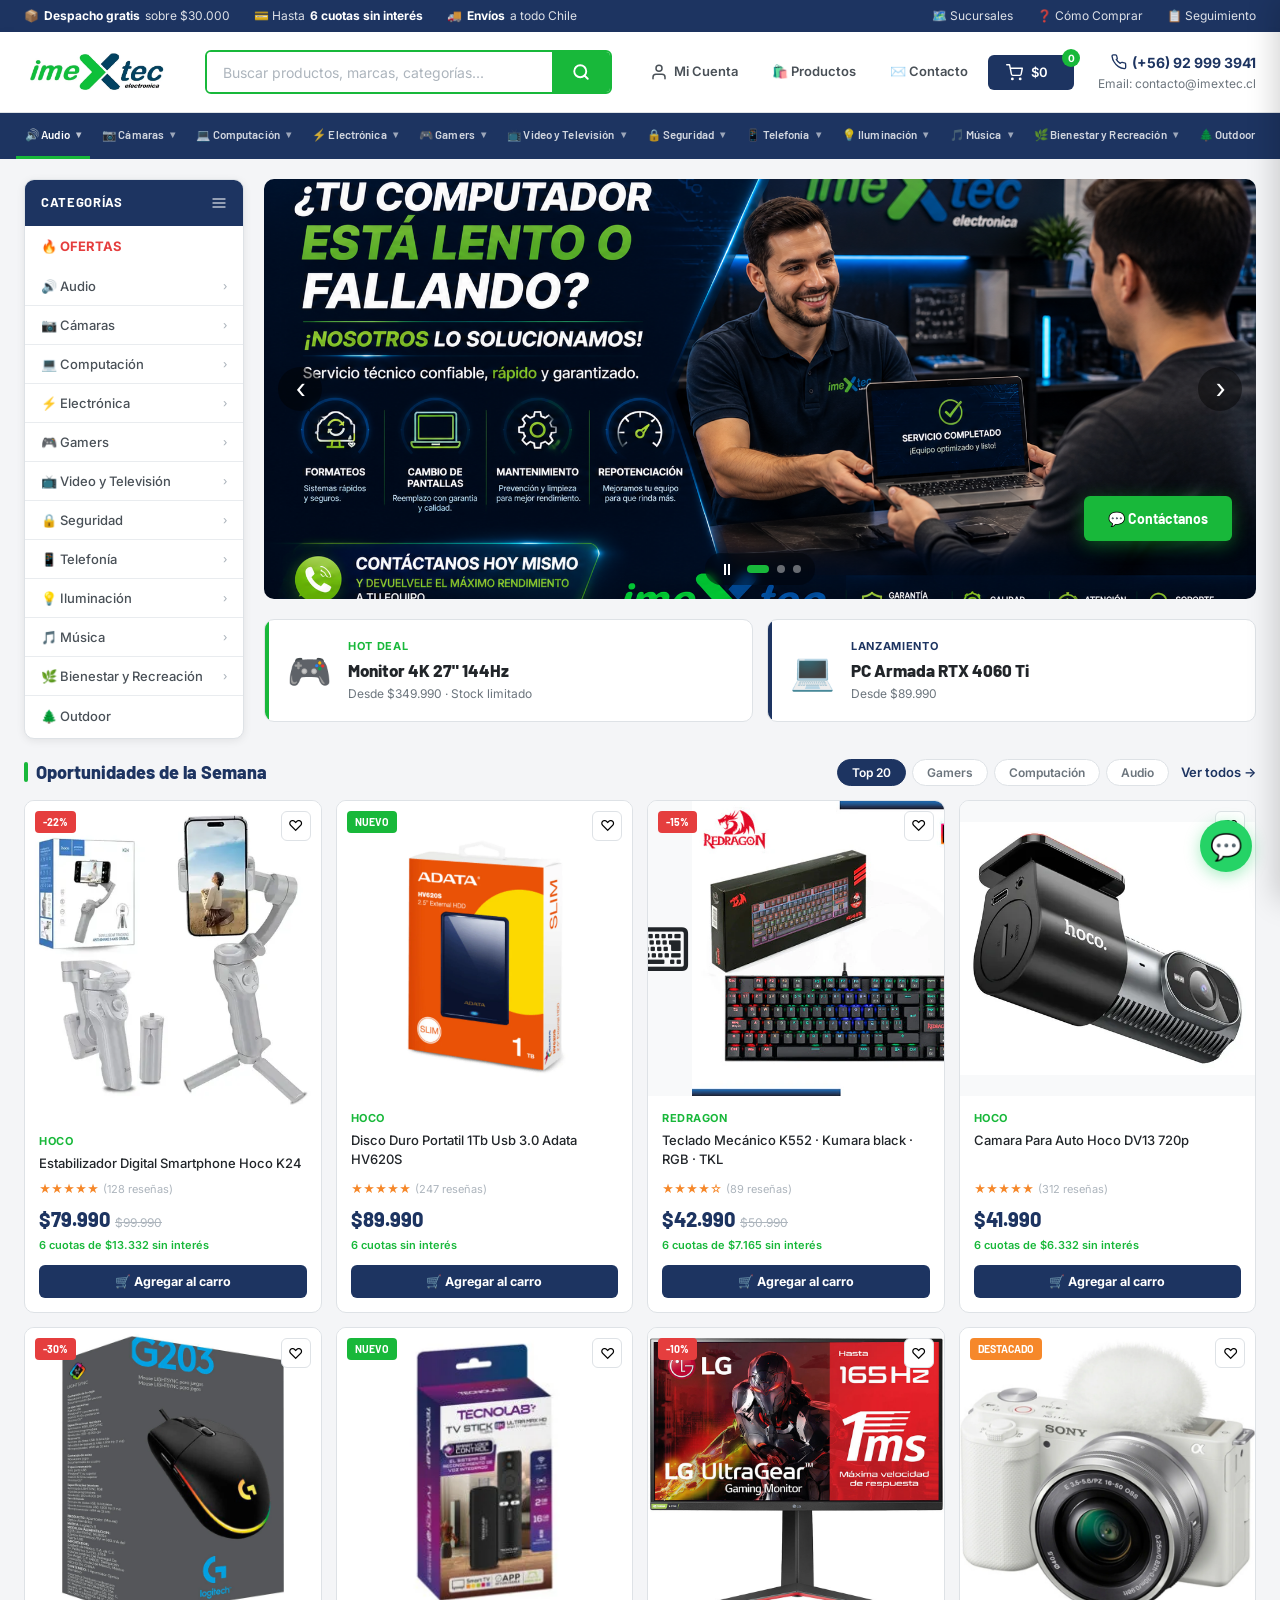
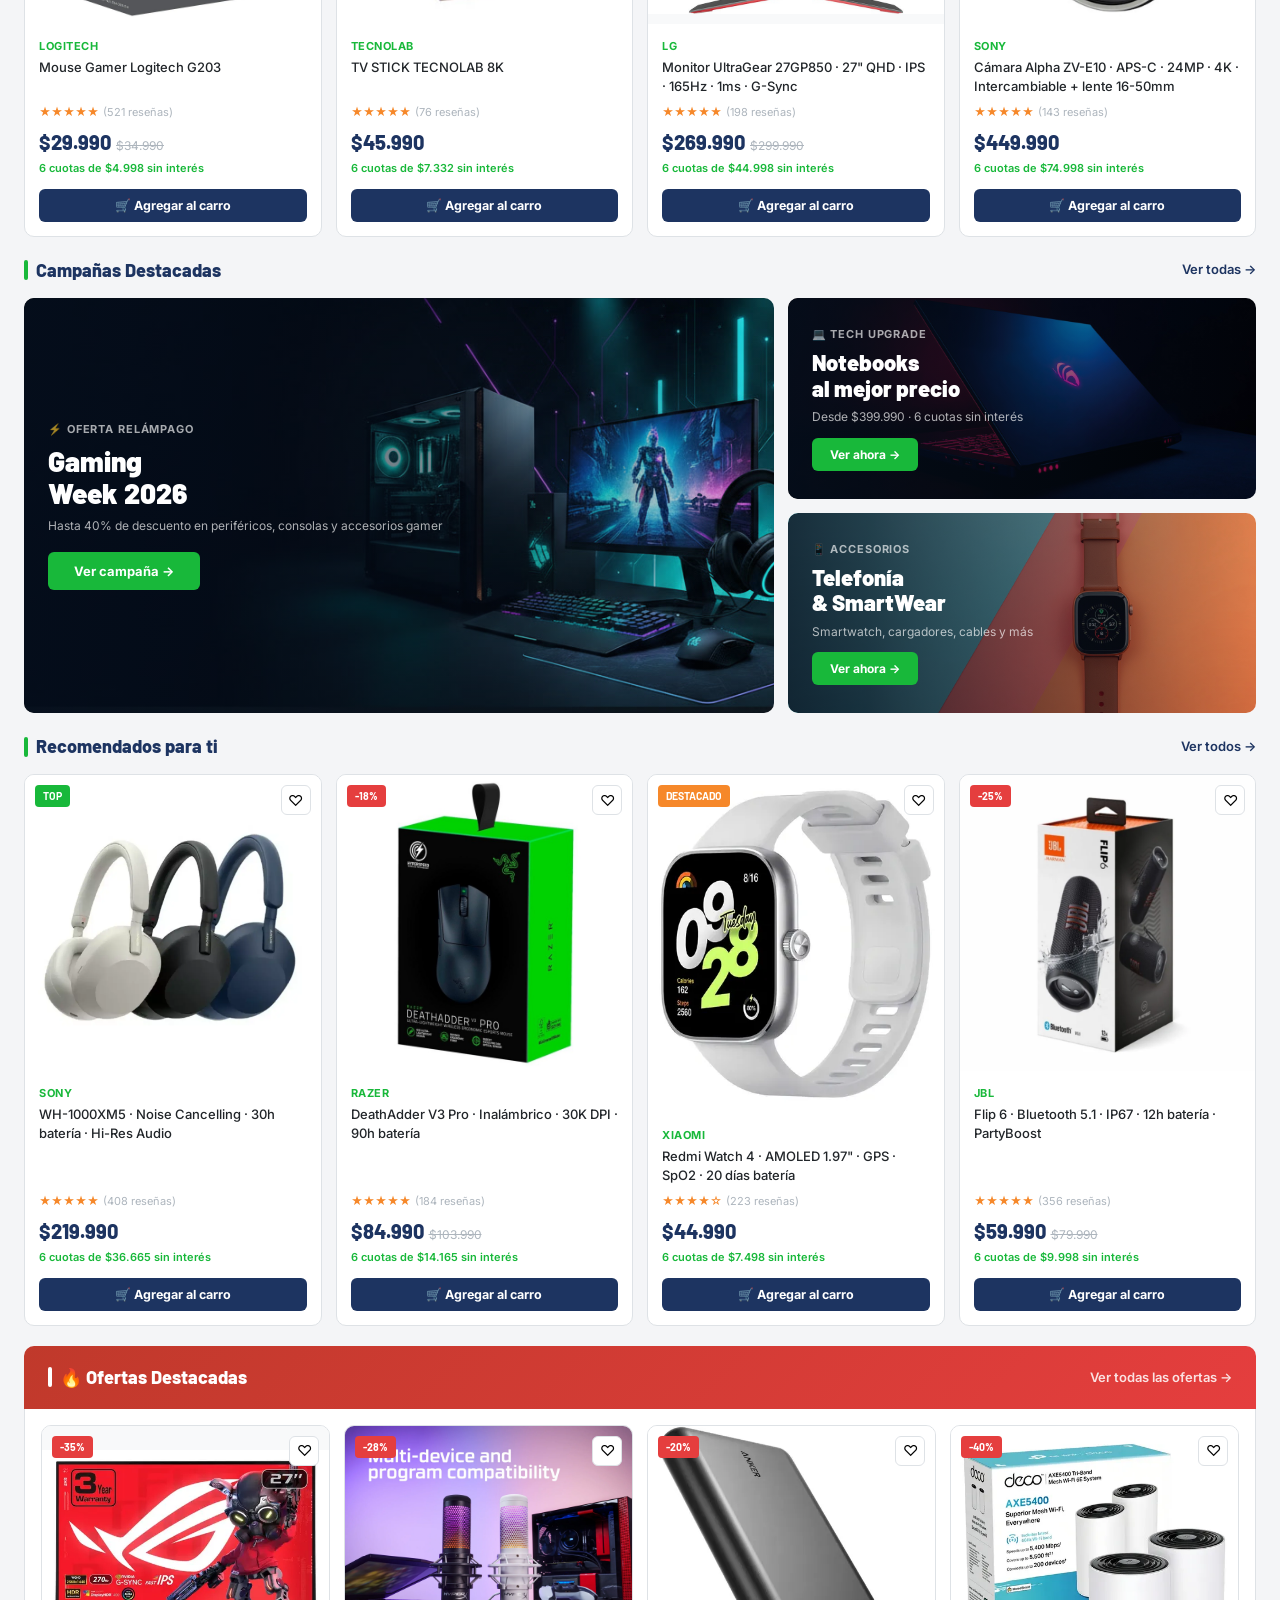
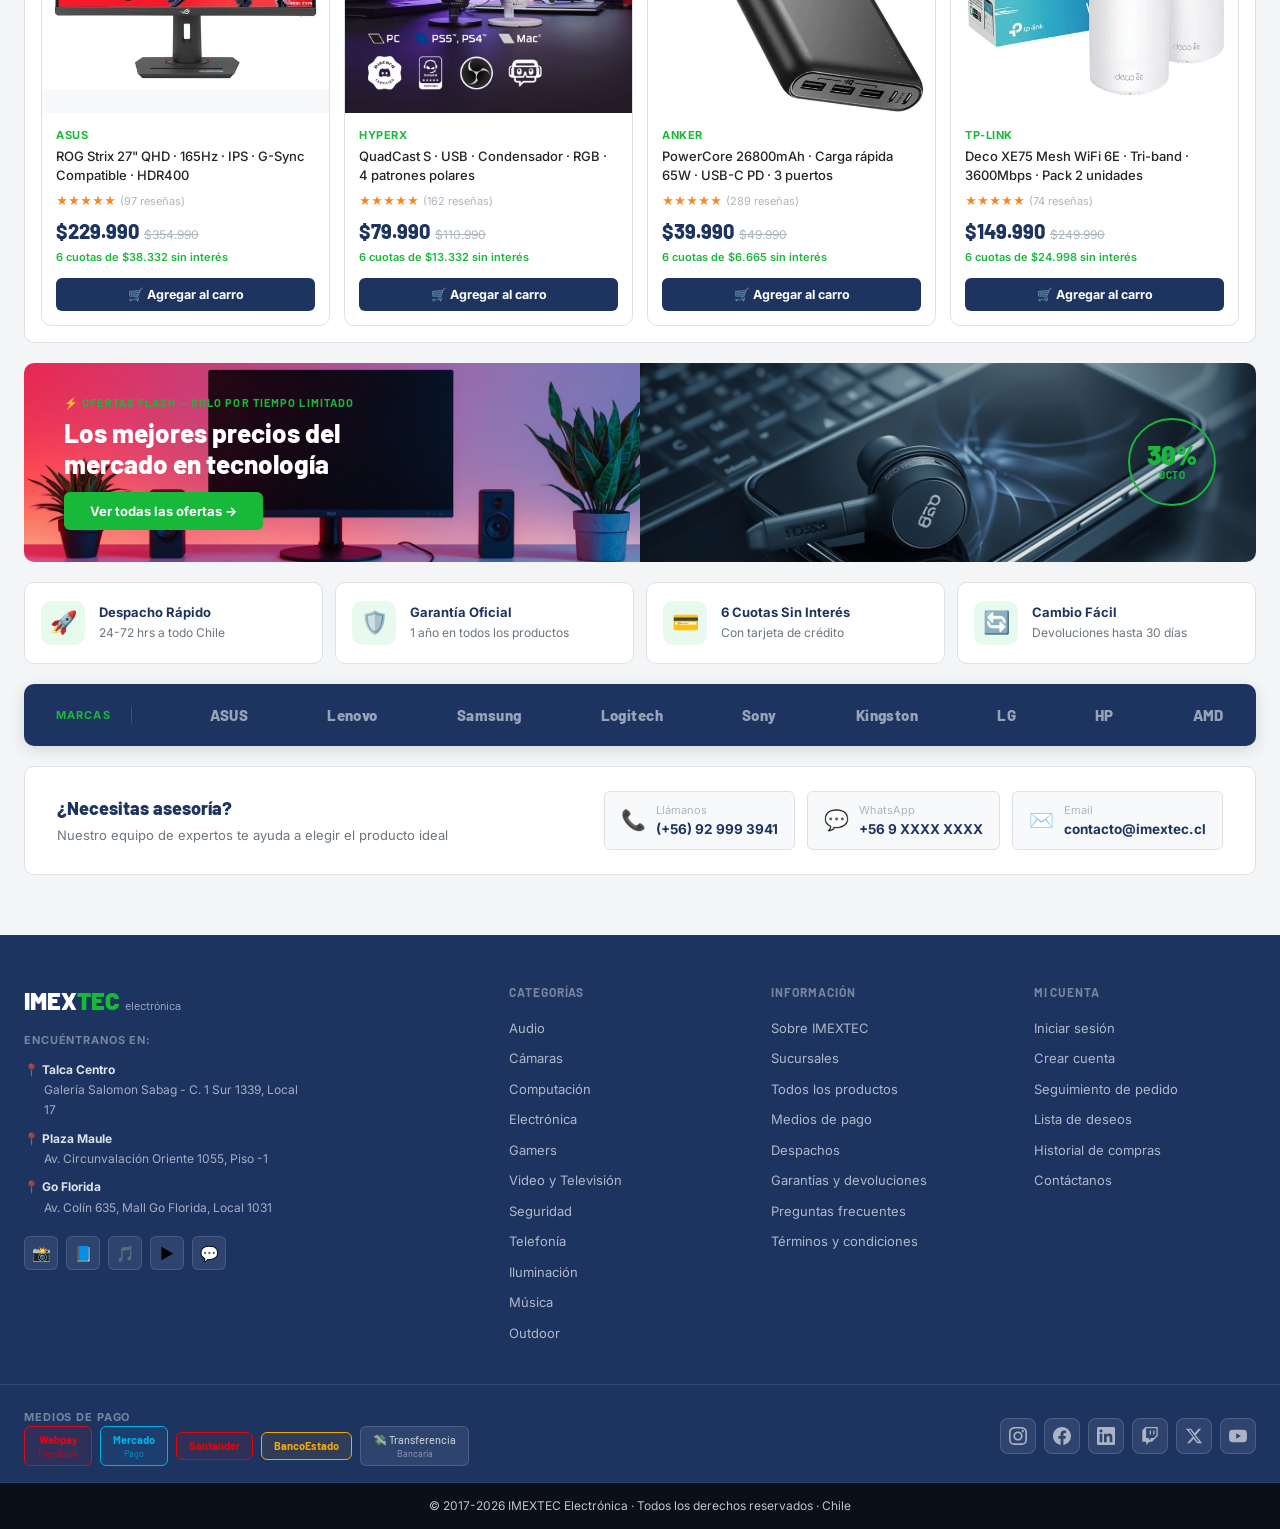
<file: index.html>
﻿<!DOCTYPE html>
<html lang="es">
<head>
<meta charset="UTF-8">
<meta name="viewport" content="width=device-width, initial-scale=1.0">
<title>IMEXTEC Electrónica | Tecnología al mejor precio</title>
<link rel="preconnect" href="https://fonts.googleapis.com">
<link href="https://fonts.googleapis.com/css2?family=Inter:wght@400;500;600;700&family=Barlow:wght@500;600;700;800&display=swap" rel="stylesheet">
<link rel="stylesheet" href="css/styles.css">

</head>
<body>

<!-- TOP INFO BAR -->
<div class="top-bar">
  <div class="top-bar-inner">
    <div class="top-bar-left">
      <span>📦 <b>Despacho gratis</b> sobre $30.000</span>
      <span>💳 Hasta <b>6 cuotas sin interés</b></span>
      <span>🚚 <b>Envíos</b> a todo Chile</span>
    </div>
    <div class="top-bar-right">
      <a href="#">🗺️ Sucursales</a>
      <a href="#">❓ Cómo Comprar</a>
      <a href="#">📋 Seguimiento</a>
    </div>
  </div>
</div>

<!-- MAIN HEADER -->
<header>
  <div class="header-main">
    <a href="#"><img class="logo-img" src="images/logo.webp" alt="IMEXTEC Electrónica"></a>

    <div class="header-search">
      <input type="text" placeholder="Buscar productos, marcas, categorías...">
      <button>
        <svg width="18" height="18" viewBox="0 0 24 24" fill="none" stroke="currentColor" stroke-width="2.5" stroke-linecap="round" stroke-linejoin="round"><circle cx="11" cy="11" r="8"/><path d="m21 21-4.35-4.35"/></svg>
      </button>
    </div>

    <nav class="header-nav">
      <a href="#" class="hn-link">
        <svg viewBox="0 0 24 24" fill="none" stroke="currentColor" stroke-width="2" stroke-linecap="round" stroke-linejoin="round"><path d="M20 21v-2a4 4 0 0 0-4-4H8a4 4 0 0 0-4 4v2"/><circle cx="12" cy="7" r="4"/></svg>
        Mi Cuenta
      </a>
      <a href="pages/productos.html" class="hn-link">🛍️ Productos</a>
      <a href="pages/contacto.html" class="hn-link">✉️ Contacto</a>
      <button class="cart-btn">
        <svg width="17" height="17" viewBox="0 0 24 24" fill="none" stroke="currentColor" stroke-width="2" stroke-linecap="round" stroke-linejoin="round"><circle cx="9" cy="21" r="1"/><circle cx="20" cy="21" r="1"/><path d="M1 1h4l2.68 13.39a2 2 0 0 0 2 1.61h9.72a2 2 0 0 0 2-1.61L23 6H6"/></svg>
        $0 <span id="cart-total"></span>
        <span class="cart-badge" id="cart-count">0</span>
      </button>
    </nav>

    <div class="contact-info">
      <div class="ph">
        <svg width="16" height="16" viewBox="0 0 24 24" fill="none" stroke="currentColor" stroke-width="2" stroke-linecap="round" stroke-linejoin="round"><path d="M22 16.92v3a2 2 0 0 1-2.18 2 19.79 19.79 0 0 1-8.63-3.07A19.5 19.5 0 0 1 4.69 12 19.79 19.79 0 0 1 1.61 3.45 2 2 0 0 1 3.6 1.27h3a2 2 0 0 1 2 1.72 12.84 12.84 0 0 0 .7 2.81 2 2 0 0 1-.45 2.11L7.91 8a16 16 0 0 0 6 6l.91-.91a2 2 0 0 1 2.11-.45 12.84 12.84 0 0 0 2.81.7A2 2 0 0 1 21.73 14z"/></svg>
        (+56) 92 999 3941
      </div>
      <div class="em">Email: contacto@imextec.cl</div>
    </div>
  </div>
</header>

<!-- CATEGORY NAVBAR (sticky) -->
<nav class="cat-navbar">
  <div class="cat-navbar-inner">
    <div class="cnav-item">
      <a href="#" class="cnav-link active has-drop">🔊 Audio</a>
      <div class="cnav-dropdown">
        <a href="pages/subcategoria.html?cat=Audio&sub=Audífonos+Con+Cable">🎧 Audífonos Con Cable</a>
        <a href="pages/subcategoria.html?cat=Audio&sub=Audífonos+Inalámbricos">📻 Audífonos Inalámbricos</a>
        <a href="pages/subcategoria.html?cat=Audio&sub=Cables+y+Accesorios">🔌 Cables y Accesorios</a>
        <a href="pages/subcategoria.html?cat=Audio&sub=Micrófonos">🎙️ Micrófonos</a>
        <a href="pages/subcategoria.html?cat=Audio&sub=Radios+y+Parlantes">📢 Radios y Parlantes</a>
      </div>
    </div>
    <div class="cnav-item">
      <a href="#" class="cnav-link has-drop">📷 Cámaras</a>
      <div class="cnav-dropdown">
        <a href="pages/subcategoria.html?cat=Cámaras&sub=Accesorios+Cámaras">🎒 Accesorios Cámaras</a>
        <a href="pages/subcategoria.html?cat=Cámaras&sub=Cámaras+de+Seguridad">🔐 Cámaras de Seguridad</a>
        <a href="pages/subcategoria.html?cat=Cámaras&sub=Cámaras+Auto">🚗 Cámaras Auto</a>
      </div>
    </div>
    <div class="cnav-item">
      <a href="#" class="cnav-link has-drop">💻 Computación</a>
      <div class="cnav-dropdown">
        <a href="pages/subcategoria.html?cat=Computación&sub=Accesorios+Computadores">🖥️ Accesorios Computadores</a>
        <a href="pages/subcategoria.html?cat=Computación&sub=Almacenamiento">💾 Almacenamiento</a>
        <a href="pages/subcategoria.html?cat=Computación&sub=Cables+Computación">🔌 Cables Computación</a>
        <a href="pages/subcategoria.html?cat=Computación&sub=Cargadores+Notebook">🔋 Cargadores Notebook</a>
        <a href="pages/subcategoria.html?cat=Computación&sub=Conectividad+y+Redes">📡 Conectividad y Redes</a>
        <a href="pages/subcategoria.html?cat=Computación&sub=Mouse+y+Teclados">🖱️ Mouse y Teclados</a>
        <a href="pages/subcategoria.html?cat=Computación&sub=Tintas+y+Toner+Impresoras">🖨️ Tintas y Toner Impresoras</a>
        <a href="pages/subcategoria.html?cat=Computación&sub=Teclados">⌨️ Teclados</a>
      </div>
    </div>
    <div class="cnav-item">
      <a href="#" class="cnav-link has-drop">⚡ Electrónica</a>
      <div class="cnav-dropdown">
        <a href="pages/subcategoria.html?cat=Electrónica&sub=Accesorios+Electrónica">🔧 Accesorios Electrónica</a>
        <a href="pages/subcategoria.html?cat=Electrónica&sub=Pilas+y+Baterías">🔋 Pilas y Baterías</a>
        <a href="pages/subcategoria.html?cat=Electrónica&sub=Cargadores+de+Pilas">⚡ Cargadores de Pilas</a>
        <a href="pages/subcategoria.html?cat=Electrónica&sub=Cargadores+y+Transformadores">🔌 Cargadores y Transformadores</a>
        <a href="pages/subcategoria.html?cat=Electrónica&sub=Calculadoras">🧮 Calculadoras</a>
      </div>
    </div>
    <div class="cnav-item">
      <a href="#" class="cnav-link has-drop">🎮 Gamers</a>
      <div class="cnav-dropdown">
        <a href="pages/subcategoria.html?cat=Gamers&sub=Audífonos+Gamers">🎧 Audífonos Gamers</a>
        <a href="pages/subcategoria.html?cat=Gamers&sub=Teclados+Gamers">⌨️ Teclados Gamers</a>
        <a href="pages/subcategoria.html?cat=Gamers&sub=Accesorios+Gamers">🕹️ Accesorios Gamers</a>
        <a href="pages/subcategoria.html?cat=Gamers&sub=Mouse+Gamers">🖱️ Mouse Gamers</a>
        <a href="pages/subcategoria.html?cat=Gamers&sub=Joystick+y+Gamepad">🎮 Joystick y Gamepad</a>
        <a href="pages/subcategoria.html?cat=Gamers&sub=Consolas+de+Juegos">🎮 Consolas de Juegos</a>
      </div>
    </div>
    <div class="cnav-item">
      <a href="#" class="cnav-link has-drop">📺 Video y Televisión</a>
      <div class="cnav-dropdown">
        <a href="pages/subcategoria.html?cat=Video+y+Televisión&sub=Antenas+y+Controles+TV">📡 Antenas y Controles TV</a>
        <a href="pages/subcategoria.html?cat=Video+y+Televisión&sub=Cables+y+Adaptadores">🔌 Cables y Adaptadores</a>
        <a href="pages/subcategoria.html?cat=Video+y+Televisión&sub=Soportes+TV">🖥️ Soportes TV</a>
        <a href="pages/subcategoria.html?cat=Video+y+Televisión&sub=TV+Box">📦 TV Box</a>
      </div>
    </div>
    <div class="cnav-item">
      <a href="#" class="cnav-link has-drop">🔒 Seguridad</a>
      <div class="cnav-dropdown">
        <a href="pages/subcategoria.html?cat=Seguridad&sub=Accesorios+Seguridad">🛡️ Accesorios Seguridad</a>
        <a href="pages/subcategoria.html?cat=Seguridad&sub=Timbres+y+Alarmas">🔔 Timbres y Alarmas</a>
        <a href="pages/subcategoria.html?cat=Seguridad&sub=Radios+UHF/VHF">📻 Radios UHF/VHF</a>
      </div>
    </div>
    <div class="cnav-item">
      <a href="#" class="cnav-link has-drop">📱 Telefonía</a>
      <div class="cnav-dropdown">
        <a href="pages/subcategoria.html?cat=Telefonía&sub=Smartwatch+y+Smartband">⌚ Smartwatch y Smartband</a>
        <a href="pages/subcategoria.html?cat=Telefonía&sub=Accesorios+Smartphone">📱 Accesorios Smartphone</a>
        <a href="pages/subcategoria.html?cat=Telefonía&sub=Cables+Smartphones">🔌 Cables Smartphones</a>
        <a href="pages/subcategoria.html?cat=Telefonía&sub=Teléfono+Senior">📞 Teléfono Senior</a>
        <a href="pages/subcategoria.html?cat=Telefonía&sub=Soportes+Celulares">🗜️ Soportes Celulares</a>
        <a href="pages/subcategoria.html?cat=Telefonía&sub=Cargadores+Smartphones">⚡ Cargadores Smartphones</a>
        <a href="pages/subcategoria.html?cat=Telefonía&sub=Baterías+Externas">🔋 Baterías Externas</a>
      </div>
    </div>
    <div class="cnav-item">
      <a href="#" class="cnav-link has-drop">💡 Iluminación</a>
      <div class="cnav-dropdown">
        <a href="pages/subcategoria.html?cat=Iluminación&sub=Accesorios+Linternas">🔦 Accesorios Linternas</a>
        <a href="pages/subcategoria.html?cat=Iluminación&sub=Punteros+Láser">🔴 Punteros Láser</a>
        <a href="pages/subcategoria.html?cat=Iluminación&sub=Cintas+LED">💡 Cintas LED</a>
        <a href="pages/subcategoria.html?cat=Iluminación&sub=Linternas+y+Focos+LED">🔦 Linternas y Focos LED</a>
        <a href="pages/subcategoria.html?cat=Iluminación&sub=Luces+y+Accesorios+Fiesta">🎉 Luces y Accesorios Fiesta</a>
      </div>
    </div>
    <div class="cnav-item">
      <a href="#" class="cnav-link has-drop">🎵 Música</a>
      <div class="cnav-dropdown">
        <a href="pages/subcategoria.html?cat=Música&sub=Instrumentos">🎸 Instrumentos</a>
      </div>
    </div>
    <div class="cnav-item">
      <a href="#" class="cnav-link has-drop">🌿 Bienestar y Recreación</a>
      <div class="cnav-dropdown">
        <a href="pages/subcategoria.html?cat=Bienestar+y+Recreación&sub=Cuidado+Personal">💆 Cuidado Personal</a>
        <a href="pages/subcategoria.html?cat=Bienestar+y+Recreación&sub=Recreación">🎯 Recreación</a>
      </div>
    </div>
    <a href="pages/subcategoria.html?cat=Outdoor&sub=Outdoor" class="cnav-link">🌲 Outdoor</a>
  </div>
</nav>

<!-- MAIN PAGE -->
<div class="page">

  <!-- SIDEBAR -->
  <aside class="sidebar">
    <div class="sidebar-title">
      CATEGORÍAS
      <svg viewBox="0 0 24 24" fill="none" stroke="currentColor" stroke-width="2" stroke-linecap="round" stroke-linejoin="round"><line x1="3" y1="6" x2="21" y2="6"/><line x1="3" y1="12" x2="21" y2="12"/><line x1="3" y1="18" x2="21" y2="18"/></svg>
    </div>
    <a href="#" class="sb-toggle oferta">🔥 OFERTAS</a>

    <div class="sb-item">
      <button class="sb-toggle">🔊 Audio <span class="sb-arrow">›</span></button>
      <div class="sb-submenu">
        <a href="pages/subcategoria.html?cat=Audio&sub=Audífonos+Con+Cable">🎧 Audífonos Con Cable</a>
        <a href="pages/subcategoria.html?cat=Audio&sub=Audífonos+Inalámbricos">📻 Audífonos Inalámbricos</a>
        <a href="pages/subcategoria.html?cat=Audio&sub=Cables+y+Accesorios">🔌 Cables y Accesorios</a>
        <a href="pages/subcategoria.html?cat=Audio&sub=Micrófonos">🎙️ Micrófonos</a>
        <a href="pages/subcategoria.html?cat=Audio&sub=Radios+y+Parlantes">📢 Radios y Parlantes</a>
      </div>
    </div>

    <div class="sb-item">
      <button class="sb-toggle">📷 Cámaras <span class="sb-arrow">›</span></button>
      <div class="sb-submenu">
        <a href="pages/subcategoria.html?cat=Cámaras&sub=Accesorios+Cámaras">🎒 Accesorios Cámaras</a>
        <a href="pages/subcategoria.html?cat=Cámaras&sub=Cámaras+de+Seguridad">🔐 Cámaras de Seguridad</a>
        <a href="pages/subcategoria.html?cat=Cámaras&sub=Cámaras+Auto">🚗 Cámaras Auto</a>
      </div>
    </div>

    <div class="sb-item">
      <button class="sb-toggle">💻 Computación <span class="sb-arrow">›</span></button>
      <div class="sb-submenu">
        <a href="pages/subcategoria.html?cat=Computación&sub=Accesorios+Computadores">🖥️ Accesorios Computadores</a>
        <a href="pages/subcategoria.html?cat=Computación&sub=Almacenamiento">💾 Almacenamiento</a>
        <a href="pages/subcategoria.html?cat=Computación&sub=Cables+Computación">🔌 Cables Computación</a>
        <a href="pages/subcategoria.html?cat=Computación&sub=Cargadores+Notebook">🔋 Cargadores Notebook</a>
        <a href="pages/subcategoria.html?cat=Computación&sub=Conectividad+y+Redes">📡 Conectividad y Redes</a>
        <a href="pages/subcategoria.html?cat=Computación&sub=Mouse+y+Teclados">🖱️ Mouse y Teclados</a>
        <a href="pages/subcategoria.html?cat=Computación&sub=Tintas+y+Toner+Impresoras">🖨️ Tintas y Toner Impresoras</a>
        <a href="pages/subcategoria.html?cat=Computación&sub=Teclados">⌨️ Teclados</a>
      </div>
    </div>

    <div class="sb-item">
      <button class="sb-toggle">⚡ Electrónica <span class="sb-arrow">›</span></button>
      <div class="sb-submenu">
        <a href="pages/subcategoria.html?cat=Electrónica&sub=Accesorios+Electrónica">🔧 Accesorios Electrónica</a>
        <a href="pages/subcategoria.html?cat=Electrónica&sub=Pilas+y+Baterías">🔋 Pilas y Baterías</a>
        <a href="pages/subcategoria.html?cat=Electrónica&sub=Cargadores+de+Pilas">⚡ Cargadores de Pilas</a>
        <a href="pages/subcategoria.html?cat=Electrónica&sub=Cargadores+y+Transformadores">🔌 Cargadores y Transformadores</a>
        <a href="pages/subcategoria.html?cat=Electrónica&sub=Calculadoras">🧮 Calculadoras</a>
      </div>
    </div>

    <div class="sb-item">
      <button class="sb-toggle">🎮 Gamers <span class="sb-arrow">›</span></button>
      <div class="sb-submenu">
        <a href="pages/subcategoria.html?cat=Gamers&sub=Audífonos+Gamers">🎧 Audífonos Gamers</a>
        <a href="pages/subcategoria.html?cat=Gamers&sub=Teclados+Gamers">⌨️ Teclados Gamers</a>
        <a href="pages/subcategoria.html?cat=Gamers&sub=Accesorios+Gamers">🕹️ Accesorios Gamers</a>
        <a href="pages/subcategoria.html?cat=Gamers&sub=Mouse+Gamers">🖱️ Mouse Gamers</a>
        <a href="pages/subcategoria.html?cat=Gamers&sub=Joystick+y+Gamepad">🎮 Joystick y Gamepad</a>
        <a href="pages/subcategoria.html?cat=Gamers&sub=Consolas+de+Juegos">🎮 Consolas de Juegos</a>
      </div>
    </div>

    <div class="sb-item">
      <button class="sb-toggle">📺 Video y Televisión <span class="sb-arrow">›</span></button>
      <div class="sb-submenu">
        <a href="pages/subcategoria.html?cat=Video+y+Televisión&sub=Antenas+y+Controles+TV">📡 Antenas y Controles TV</a>
        <a href="pages/subcategoria.html?cat=Video+y+Televisión&sub=Cables+y+Adaptadores">🔌 Cables y Adaptadores</a>
        <a href="pages/subcategoria.html?cat=Video+y+Televisión&sub=Soportes+TV">🖥️ Soportes TV</a>
        <a href="pages/subcategoria.html?cat=Video+y+Televisión&sub=TV+Box">📦 TV Box</a>
      </div>
    </div>

    <div class="sb-item">
      <button class="sb-toggle">🔒 Seguridad <span class="sb-arrow">›</span></button>
      <div class="sb-submenu">
        <a href="pages/subcategoria.html?cat=Seguridad&sub=Accesorios+Seguridad">🛡️ Accesorios Seguridad</a>
        <a href="pages/subcategoria.html?cat=Seguridad&sub=Timbres+y+Alarmas">🔔 Timbres y Alarmas</a>
        <a href="pages/subcategoria.html?cat=Seguridad&sub=Radios+UHF/VHF">📻 Radios UHF/VHF</a>
      </div>
    </div>

    <div class="sb-item">
      <button class="sb-toggle">📱 Telefonía <span class="sb-arrow">›</span></button>
      <div class="sb-submenu">
        <a href="pages/subcategoria.html?cat=Telefonía&sub=Smartwatch+y+Smartband">⌚ Smartwatch y Smartband</a>
        <a href="pages/subcategoria.html?cat=Telefonía&sub=Accesorios+Smartphone">📱 Accesorios Smartphone</a>
        <a href="pages/subcategoria.html?cat=Telefonía&sub=Cables+Smartphones">🔌 Cables Smartphones</a>
        <a href="pages/subcategoria.html?cat=Telefonía&sub=Teléfono+Senior">📞 Teléfono Senior</a>
        <a href="pages/subcategoria.html?cat=Telefonía&sub=Soportes+Celulares">🗜️ Soportes Celulares</a>
        <a href="pages/subcategoria.html?cat=Telefonía&sub=Cargadores+Smartphones">⚡ Cargadores Smartphones</a>
        <a href="pages/subcategoria.html?cat=Telefonía&sub=Baterías+Externas">🔋 Baterías Externas</a>
      </div>
    </div>

    <div class="sb-item">
      <button class="sb-toggle">💡 Iluminación <span class="sb-arrow">›</span></button>
      <div class="sb-submenu">
        <a href="pages/subcategoria.html?cat=Iluminación&sub=Accesorios+Linternas">🔦 Accesorios Linternas</a>
        <a href="pages/subcategoria.html?cat=Iluminación&sub=Punteros+Láser">🔴 Punteros Láser</a>
        <a href="pages/subcategoria.html?cat=Iluminación&sub=Cintas+LED">💡 Cintas LED</a>
        <a href="pages/subcategoria.html?cat=Iluminación&sub=Linternas+y+Focos+LED">🔦 Linternas y Focos LED</a>
        <a href="pages/subcategoria.html?cat=Iluminación&sub=Luces+y+Accesorios+Fiesta">🎉 Luces y Accesorios Fiesta</a>
      </div>
    </div>

    <div class="sb-item">
      <button class="sb-toggle">🎵 Música <span class="sb-arrow">›</span></button>
      <div class="sb-submenu">
        <a href="pages/subcategoria.html?cat=Música&sub=Instrumentos">🎸 Instrumentos</a>
      </div>
    </div>

    <div class="sb-item">
      <button class="sb-toggle">🌿 Bienestar y Recreación <span class="sb-arrow">›</span></button>
      <div class="sb-submenu">
        <a href="pages/subcategoria.html?cat=Bienestar+y+Recreación&sub=Cuidado+Personal">💆 Cuidado Personal</a>
        <a href="pages/subcategoria.html?cat=Bienestar+y+Recreación&sub=Recreación">🎯 Recreación</a>
      </div>
    </div>

    <div class="sb-item">
      <a href="pages/subcategoria.html?cat=Outdoor&sub=Outdoor" class="sb-toggle">🌲 Outdoor</a>
    </div>
  </aside>

  <!-- MAIN CONTENT -->
  <div class="main-content">

    <!-- HERO BANNER -->
    <div class="hero-slider" id="heroSlider">

      <div class="hero-slide-img active">
        <img src="images/slide-1.png" alt="Servicio técnico - ¿Tu computador está lento?">
      </div>
      <div class="hero-slide-img">
        <img src="images/slide-2.png" alt="Servicio técnico de computadores">
      </div>
      <div class="hero-slide-img">
        <img src="images/slide-3.png" alt="IMEXTEC - Servicio técnico">
      </div>

      <!-- BOTÓN CONTÁCTANOS -->
      <a href="pages/contacto.html" class="slider-cta">💬 Contáctanos</a>

      <!-- FLECHAS -->
      <button class="slider-arrow slider-prev" id="sliderPrev">&#8249;</button>
      <button class="slider-arrow slider-next" id="sliderNext">&#8250;</button>

      <!-- CONTROLES INFERIORES -->
      <div class="slider-controls">
        <button class="slider-playpause" id="sliderPlayPause" title="Pausar">⏸</button>
        <div class="hero-dots" style="position:static;transform:none">
          <button class="dot-btn active" data-index="0"></button>
          <button class="dot-btn" data-index="1"></button>
          <button class="dot-btn" data-index="2"></button>
        </div>
      </div>

    </div>

    <!-- PROMO STRIP -->
    <div class="promo-strip">
      <div class="promo-card">
        <div class="promo-icon">🎮</div>
        <div>
          <div class="promo-tag">Hot Deal</div>
          <div class="promo-title">Monitor 4K 27" 144Hz</div>
          <div class="promo-sub">Desde $349.990 · Stock limitado</div>
        </div>
      </div>
      <div class="promo-card">
        <div class="promo-icon">💻</div>
        <div>
          <div class="promo-tag">Lanzamiento</div>
          <div class="promo-title">PC Armada RTX 4060 Ti</div>
          <div class="promo-sub">Desde $89.990</div>
        </div>
      </div>
    </div>

  </div>
</div>

<!-- SECCIONES COMPLETAS -->
<div class="full-sections">

    <!-- PRODUCTS FEATURED -->
    <div>
      <div class="section-hd">
        <h2 class="section-ttl">Oportunidades de la Semana</h2>
        <div style="display:flex;align-items:center;gap:12px">
          <div class="tab-pills">
            <button class="tab-pill active">Top 20</button>
            <button class="tab-pill">Gamers</button>
            <button class="tab-pill">Computación</button>
            <button class="tab-pill">Audio</button>
          </div>
          <a href="#" class="see-all">Ver todos →</a>
        </div>
      </div>

      <div class="prod-grid">

        <div class="prod-card">
          <div class="prod-img">
            <span class="badge-red">-22%</span>
            <button class="wish">♡</button>
            <img src="./images/gimbal-hoco-k24.webp" alt="gimbal hoco k24">
          </div>
          <div class="prod-body">
            <div class="prod-brand">Hoco</div>
            <div class="prod-name">Estabilizador Digital Smartphone Hoco K24</div>
            <div class="prod-stars">★★★★★ <span>(128 reseñas)</span></div>
            <div><span class="prod-price">$79.990</span><span class="prod-old">$99.990</span></div>
            <div class="prod-cuotas">6 cuotas de $13.332 sin interés</div>
            <button class="add-btn" onclick="addToCart('Lenovo IdeaPad Gaming 3',549990)">🛒 Agregar al carro</button>
          </div>
        </div>

        <div class="prod-card">
          <div class="prod-img">
            <span class="badge-grn">NUEVO</span>
            <button class="wish">♡</button>
            <img src="./images/DiscoDuroExterno1TBHv620SAdata.webp" alt="disco duro adata 1tb">
          </div>
          <div class="prod-body">
            <div class="prod-brand">Hoco</div>
            <div class="prod-name">Disco Duro Portatil 1Tb Usb 3.0 Adata HV620S</div>
            <div class="prod-stars">★★★★★ <span>(247 reseñas)</span></div>
            <div><span class="prod-price">$89.990</span></div>
            <div class="prod-cuotas">6 cuotas sin interés</div>
            <button class="add-btn" onclick="addToCart('HyperX Cloud Alpha',79990)">🛒 Agregar al carro</button>
          </div>
        </div>

        <div class="prod-card">
          <div class="prod-img">
            <span class="badge-red">-15%</span>
            <button class="wish">♡</button>
            ⌨<img src="./images/kumara-k552.webp" alt="Redragon K552">
          </div>
          <div class="prod-body">
            <div class="prod-brand">Redragon</div>
            <div class="prod-name">Teclado Mecánico K552 · Kumara black · RGB · TKL</div>
            <div class="prod-stars">★★★★☆ <span>(89 reseñas)</span></div>
            <div><span class="prod-price">$42.990</span><span class="prod-old">$50.990</span></div>
            <div class="prod-cuotas">6 cuotas de $7.165 sin interés</div>
            <button class="add-btn" onclick="addToCart('Redragon K552',42990)">🛒 Agregar al carro</button>
          </div>
        </div>

        <div class="prod-card">
          <div class="prod-img">
            <button class="wish">♡</button>
            <img src="./images/hoco-camauto-dv13.webp" alt="dv13">
          </div>
          <div class="prod-body">
            <div class="prod-brand">Hoco</div>
            <div class="prod-name">Camara Para Auto Hoco DV13 720p</div>
            <div class="prod-stars">★★★★★ <span>(312 reseñas)</span></div>
            <div><span class="prod-price">$41.990</span></div>
            <div class="prod-cuotas">6 cuotas de $6.332 sin interés</div>
            <button class="add-btn" onclick="addToCart('Logitech G502 X PLUS',94990)">🛒 Agregar al carro</button>
          </div>
        </div>

        <div class="prod-card">
          <div class="prod-img">
            <span class="badge-red">-30%</span>
            <button class="wish">♡</button>
            <img src="./images/logitech-g203.webp" alt="mouse gamer logitech g203">
          </div>
          <div class="prod-body">
            <div class="prod-brand">Logitech</div>
            <div class="prod-name">Mouse Gamer Logitech G203</div>
            <div class="prod-stars">★★★★★ <span>(521 reseñas)</span></div>
            <div><span class="prod-price">$29.990</span><span class="prod-old">$34.990</span></div>
            <div class="prod-cuotas">6 cuotas de $4.998 sin interés</div>
            <button class="add-btn" onclick="addToCart('Samsung SSD 870 EVO 1TB',59990)">🛒 Agregar al carro</button>
          </div>
        </div>

        <div class="prod-card">
          <div class="prod-img">
            <span class="badge-grn">NUEVO</span>
            <button class="wish">♡</button>
            <img src="./images/tecnolab-tvstick.webp" alt="tv stick tecnolab 8k">
          </div>
          <div class="prod-body">
            <div class="prod-brand">Tecnolab</div>
            <div class="prod-name">TV STICK TECNOLAB 8K</div>
            <div class="prod-stars">★★★★★ <span>(76 reseñas)</span></div>
            <div><span class="prod-price">$45.990</span></div>
            <div class="prod-cuotas">6 cuotas de $7.332 sin interés</div>
            <button class="add-btn" onclick="addToCart('Kingston FURY DDR5 32GB',89990)">🛒 Agregar al carro</button>
          </div>
        </div>

        <div class="prod-card">
          <div class="prod-img">
            <span class="badge-red">-10%</span>
            <button class="wish">♡</button>
            <img src="./images/lg-monitor-ultragear.png" alt="monitor lg ultragear 27gp850">
          </div>
          <div class="prod-body">
            <div class="prod-brand">LG</div>
            <div class="prod-name">Monitor UltraGear 27GP850 · 27" QHD · IPS · 165Hz · 1ms · G-Sync</div>
            <div class="prod-stars">★★★★★ <span>(198 reseñas)</span></div>
            <div><span class="prod-price">$269.990</span><span class="prod-old">$299.990</span></div>
            <div class="prod-cuotas">6 cuotas de $44.998 sin interés</div>
            <button class="add-btn" onclick="addToCart('LG UltraGear 27GP850',269990)">🛒 Agregar al carro</button>
          </div>
        </div>

        <div class="prod-card">
          <div class="prod-img">
            <span class="badge-org">DESTACADO</span>
            <button class="wish">♡</button>
            <img src="./images/sony-camara-zv-e10.webp" alt="cámara sony zv-e10">
          </div>
          <div class="prod-body">
            <div class="prod-brand">Sony</div>
            <div class="prod-name">Cámara Alpha ZV-E10 · APS-C · 24MP · 4K · Intercambiable + lente 16-50mm</div>
            <div class="prod-stars">★★★★★ <span>(143 reseñas)</span></div>
            <div><span class="prod-price">$449.990</span></div>
            <div class="prod-cuotas">6 cuotas de $74.998 sin interés</div>
            <button class="add-btn" onclick="addToCart('Sony Alpha ZV-E10',449990)">🛒 Agregar al carro</button>
          </div>
        </div>

      </div>
    </div>

    <!-- CAMPAÑAS DESTACADAS -->
    <div>
      <div class="section-hd">
        <h2 class="section-ttl">Campañas Destacadas</h2>
        <a href="#" class="see-all">Ver todas →</a>
      </div>
      <div class="camp-grid">

        <div class="camp-card camp-primary" style="background:url('./images/campaña-destacada1.png') center/cover no-repeat;position:relative;">
          <div style="position:absolute;inset:0;background:linear-gradient(90deg,rgba(5,15,30,0.82) 0%,rgba(5,15,30,0.45) 60%,rgba(5,15,30,0.1) 100%);border-radius:var(--radius-md);z-index:1"></div>
          <div class="camp-inner" style="position:relative;z-index:2">
            <div class="camp-tag">⚡ Oferta Relámpago</div>
            <div class="camp-title">Gaming<br>Week 2026</div>
            <div class="camp-sub">Hasta 40% de descuento en periféricos, consolas y accesorios gamer</div>
            <button class="btn-green" style="margin-top:18px">Ver campaña →</button>
          </div>
        </div>

        <div class="camp-col">
          <div class="camp-card camp-secondary" style="background:url('./images/campaña-destacada2.jpg') center/cover no-repeat;position:relative;">
            <div style="position:absolute;inset:0;background:linear-gradient(90deg,rgba(5,15,30,0.82) 0%,rgba(5,15,30,0.45) 60%,rgba(5,15,30,0.1) 100%);border-radius:var(--radius-md);z-index:1"></div>
            <div class="camp-inner" style="position:relative;z-index:2">
              <div class="camp-tag">💻 Tech Upgrade</div>
              <div class="camp-title">Notebooks<br>al mejor precio</div>
              <div class="camp-sub">Desde $399.990 · 6 cuotas sin interés</div>
              <button class="btn-green" style="margin-top:12px;font-size:12px;padding:9px 18px">Ver ahora →</button>
            </div>
          </div>
          <div class="camp-card camp-tertiary" style="background:url('./images/campaña-destacada3.jpg') center/cover no-repeat;position:relative;">
            <div style="position:absolute;inset:0;background:linear-gradient(90deg,rgba(5,15,30,0.82) 0%,rgba(5,15,30,0.45) 60%,rgba(5,15,30,0.1) 100%);border-radius:var(--radius-md);z-index:1"></div>
            <div class="camp-inner" style="position:relative;z-index:2">
              <div class="camp-tag">📱 Accesorios</div>
              <div class="camp-title">Telefonía<br>&amp; SmartWear</div>
              <div class="camp-sub">Smartwatch, cargadores, cables y más</div>
              <button class="btn-green" style="margin-top:12px;font-size:12px;padding:9px 18px">Ver ahora →</button>
            </div>
          </div>
        </div>

      </div>
    </div>

    <!-- RECOMENDACIONES PERSONALES -->
    <div>
      <div class="section-hd">
        <h2 class="section-ttl">Recomendados para ti</h2>
        <a href="#" class="see-all">Ver todos →</a>
      </div>
      <div class="prod-grid">

        <div class="prod-card">
          <div class="prod-img">
            <span class="badge-grn">TOP</span>
            <button class="wish">♡</button>
            <img src="./images/sony-wh-1000xm5.webp" alt="audífonos sony wh-1000xm5">
          </div>
          <div class="prod-body">
            <div class="prod-brand">Sony</div>
            <div class="prod-name">WH-1000XM5 · Noise Cancelling · 30h batería · Hi-Res Audio</div>
            <div class="prod-stars">★★★★★ <span>(408 reseñas)</span></div>
            <div><span class="prod-price">$219.990</span></div>
            <div class="prod-cuotas">6 cuotas de $36.665 sin interés</div>
            <button class="add-btn" onclick="addToCart('Sony WH-1000XM5',219990)">🛒 Agregar al carro</button>
          </div>
        </div>

        <div class="prod-card">
          <div class="prod-img">
            <span class="badge-red">-18%</span>
            <button class="wish">♡</button>
            <img src="./images/razer-deathadder.jpg" alt="mouse razer deathadder v3 pro">
          </div>
          <div class="prod-body">
            <div class="prod-brand">Razer</div>
            <div class="prod-name">DeathAdder V3 Pro · Inalámbrico · 30K DPI · 90h batería</div>
            <div class="prod-stars">★★★★★ <span>(184 reseñas)</span></div>
            <div><span class="prod-price">$84.990</span><span class="prod-old">$103.990</span></div>
            <div class="prod-cuotas">6 cuotas de $14.165 sin interés</div>
            <button class="add-btn" onclick="addToCart('Razer DeathAdder V3 Pro',84990)">🛒 Agregar al carro</button>
          </div>
        </div>

        <div class="prod-card">
          <div class="prod-img">
            <span class="badge-org">DESTACADO</span>
            <button class="wish">♡</button>
            <img src="./images/xiaomi-whatch4.webp" alt="smartwatch xiaomi redmi watch 4">
          </div>
          <div class="prod-body">
            <div class="prod-brand">Xiaomi</div>
            <div class="prod-name">Redmi Watch 4 · AMOLED 1.97" · GPS · SpO2 · 20 días batería</div>
            <div class="prod-stars">★★★★☆ <span>(223 reseñas)</span></div>
            <div><span class="prod-price">$44.990</span></div>
            <div class="prod-cuotas">6 cuotas de $7.498 sin interés</div>
            <button class="add-btn" onclick="addToCart('Xiaomi Redmi Watch 4',44990)">🛒 Agregar al carro</button>
          </div>
        </div>

        <div class="prod-card">
          <div class="prod-img">
            <span class="badge-red">-25%</span>
            <button class="wish">♡</button>
            <img src="./images/jbl-flip6.webp" alt="altavoz jbl flip 6">
          </div>
          <div class="prod-body">
            <div class="prod-brand">JBL</div>
            <div class="prod-name">Flip 6 · Bluetooth 5.1 · IP67 · 12h batería · PartyBoost</div>
            <div class="prod-stars">★★★★★ <span>(356 reseñas)</span></div>
            <div><span class="prod-price">$59.990</span><span class="prod-old">$79.990</span></div>
            <div class="prod-cuotas">6 cuotas de $9.998 sin interés</div>
            <button class="add-btn" onclick="addToCart('JBL Flip 6',59990)">🛒 Agregar al carro</button>
          </div>
        </div>

      </div>
    </div>

    <!-- OFERTAS DESTACADAS -->
    <div>
      <div class="ofertas-header">
        <h2 class="section-ttl">🔥 Ofertas Destacadas</h2>
        <a href="#" class="see-all">Ver todas las ofertas →</a>
      </div>
      <div class="ofertas-body">
        <div class="prod-grid">

          <div class="prod-card">
            <div class="prod-img">
              <span class="badge-red">-35%</span>
              <button class="wish">♡</button>
              <img src="./images/asus-rog-strix27.webp" alt="monitor asus rog strix 27gp850">
            </div>
            <div class="prod-body">
              <div class="prod-brand">ASUS</div>
              <div class="prod-name">ROG Strix 27" QHD · 165Hz · IPS · G-Sync Compatible · HDR400</div>
              <div class="prod-stars">★★★★★ <span>(97 reseñas)</span></div>
              <div><span class="prod-price">$229.990</span><span class="prod-old">$354.990</span></div>
              <div class="prod-cuotas">6 cuotas de $38.332 sin interés</div>
              <button class="add-btn" onclick="addToCart('ASUS ROG Strix 27',229990)">🛒 Agregar al carro</button>
            </div>
          </div>

          <div class="prod-card">
            <div class="prod-img">
              <span class="badge-red">-28%</span>
              <button class="wish">♡</button>
              <img src="./images/hyperx-quadcast.webp" alt="micrófono hyperx quadcast s">
            </div>
            <div class="prod-body">
              <div class="prod-brand">HyperX</div>
              <div class="prod-name">QuadCast S · USB · Condensador · RGB · 4 patrones polares</div>
              <div class="prod-stars">★★★★★ <span>(162 reseñas)</span></div>
              <div><span class="prod-price">$79.990</span><span class="prod-old">$110.990</span></div>
              <div class="prod-cuotas">6 cuotas de $13.332 sin interés</div>
              <button class="add-btn" onclick="addToCart('HyperX QuadCast S',79990)">🛒 Agregar al carro</button>
            </div>
          </div>

          <div class="prod-card">
            <div class="prod-img">
              <span class="badge-red">-20%</span>
              <button class="wish">♡</button>
              <img src="./images/anker-cargador.webp" alt="batería externa anker powercore 26800">
            </div>
            <div class="prod-body">
              <div class="prod-brand">Anker</div>
              <div class="prod-name">PowerCore 26800mAh · Carga rápida 65W · USB-C PD · 3 puertos</div>
              <div class="prod-stars">★★★★★ <span>(289 reseñas)</span></div>
              <div><span class="prod-price">$39.990</span><span class="prod-old">$49.990</span></div>
              <div class="prod-cuotas">6 cuotas de $6.665 sin interés</div>
              <button class="add-btn" onclick="addToCart('Anker PowerCore 26800',39990)">🛒 Agregar al carro</button>
            </div>
          </div>

          <div class="prod-card">
            <div class="prod-img">
              <span class="badge-red">-40%</span>
              <button class="wish">♡</button>
              <img src="./images/tplink-xe75.webp" alt="router tp-link deco xe75">
            </div>
            <div class="prod-body">
              <div class="prod-brand">TP-Link</div>
              <div class="prod-name">Deco XE75 Mesh WiFi 6E · Tri-band · 3600Mbps · Pack 2 unidades</div>
              <div class="prod-stars">★★★★★ <span>(74 reseñas)</span></div>
              <div><span class="prod-price">$149.990</span><span class="prod-old">$249.990</span></div>
              <div class="prod-cuotas">6 cuotas de $24.998 sin interés</div>
              <button class="add-btn" onclick="addToCart('TP-Link Deco XE75',149990)">🛒 Agregar al carro</button>
            </div>
          </div>

        </div>
      </div>
    </div>

    <!-- OFERTA BANNER -->
    <div class="oferta-banner">
      <div>
        <div class="ob-label">⚡ Ofertas Flash — Solo por tiempo limitado</div>
        <div class="ob-title">Los mejores precios del<br>mercado en tecnología</div>
        <div class="ob-sub" style="margin-top:12px"><button class="btn-green">Ver todas las ofertas →</button></div>
      </div>
      <div class="ob-circle">
        <span class="pct">30%</span>
        <span class="off">DCTO</span>
      </div>
    </div>

    <!-- FEATURES -->
    <div class="features">
      <div class="feat"><div class="feat-icon">🚀</div><div><div class="feat-ttl">Despacho Rápido</div><div class="feat-sub">24-72 hrs a todo Chile</div></div></div>
      <div class="feat"><div class="feat-icon">🛡️</div><div><div class="feat-ttl">Garantía Oficial</div><div class="feat-sub">1 año en todos los productos</div></div></div>
      <div class="feat"><div class="feat-icon">💳</div><div><div class="feat-ttl">6 Cuotas Sin Interés</div><div class="feat-sub">Con tarjeta de crédito</div></div></div>
      <div class="feat"><div class="feat-icon">🔄</div><div><div class="feat-ttl">Cambio Fácil</div><div class="feat-sub">Devoluciones hasta 30 días</div></div></div>
    </div>

    <!-- BRANDS -->
    <div class="brands-bar">
      <span class="brands-lbl">Marcas</span>
      <span class="brand">ASUS</span>
      <span class="brand">Lenovo</span>
      <span class="brand">Samsung</span>
      <span class="brand">Logitech</span>
      <span class="brand">Sony</span>
      <span class="brand">Kingston</span>
      <span class="brand">LG</span>
      <span class="brand">HP</span>
      <span class="brand">AMD</span>
    </div>

    <!-- CONTACT -->
    <div class="contact-band">
      <div class="cb-text">
        <h3>¿Necesitas asesoría?</h3>
        <p>Nuestro equipo de expertos te ayuda a elegir el producto ideal</p>
      </div>
      <div class="cb-items">
        <div class="cb-item"><span class="ico">📞</span><div><div class="lbl">Llámanos</div><div class="val">(+56) 92 999 3941</div></div></div>
        <div class="cb-item"><span class="ico">💬</span><div><div class="lbl">WhatsApp</div><div class="val">+56 9 XXXX XXXX</div></div></div>
        <div class="cb-item"><span class="ico">✉️</span><div><div class="lbl">Email</div><div class="val">contacto@imextec.cl</div></div></div>
      </div>
    </div>

</div>

<!-- FOOTER -->
<footer>
  <div class="footer-body">
    <div class="footer-brand">
      <div class="flogo">IMEX<span>TEC</span> <small style="font-size:12px;font-weight:400;opacity:.6">electrónica</small></div>
      <p style="font-size:11px;font-weight:700;text-transform:uppercase;letter-spacing:.08em;color:rgba(255,255,255,0.4);margin-bottom:10px">Encuéntranos en:</p>
      <ul style="font-size:12px;color:rgba(255,255,255,0.6);line-height:1.7;margin-bottom:18px;max-width:280px;list-style:none;display:flex;flex-direction:column;gap:8px">
        <li>📍 <b style="color:rgba(255,255,255,0.85)">Talca Centro</b><br><span style="padding-left:20px;display:block">Galería Salomon Sabag - C. 1 Sur 1339, Local 17</span></li>
        <li>📍 <b style="color:rgba(255,255,255,0.85)">Plaza Maule</b><br><span style="padding-left:20px;display:block">Av. Circunvalación Oriente 1055, Piso -1</span></li>
        <li>📍 <b style="color:rgba(255,255,255,0.85)">Go Florida</b><br><span style="padding-left:20px;display:block">Av. Colín 635, Mall Go Florida, Local 1031</span></li>
      </ul>
      <div class="socials">
        <button class="soc-btn">📸</button>
        <button class="soc-btn">📘</button>
        <button class="soc-btn">🎵</button>
        <button class="soc-btn">▶️</button>
        <button class="soc-btn">💬</button>
      </div>
    </div>
    <div class="footer-col">
      <h4>Categorías</h4>
      <ul>
        <li><a href="#">Audio</a></li>
        <li><a href="#">Cámaras</a></li>
        <li><a href="#">Computación</a></li>
        <li><a href="#">Electrónica</a></li>
        <li><a href="#">Gamers</a></li>
        <li><a href="#">Video y Televisión</a></li>
        <li><a href="#">Seguridad</a></li>
        <li><a href="#">Telefonía</a></li>
        <li><a href="#">Iluminación</a></li>
        <li><a href="#">Música</a></li>
        <li><a href="#">Outdoor</a></li>
      </ul>
    </div>
    <div class="footer-col">
      <h4>Información</h4>
      <ul>
        <li><a href="#">Sobre IMEXTEC</a></li>
        <li><a href="#">Sucursales</a></li>
        <li><a href="pages/productos.html">Todos los productos</a></li>
        <li><a href="#">Medios de pago</a></li>
        <li><a href="#">Despachos</a></li>
        <li><a href="#">Garantías y devoluciones</a></li>
        <li><a href="#">Preguntas frecuentes</a></li>
        <li><a href="#">Términos y condiciones</a></li>
      </ul>
    </div>
    <div class="footer-col">
      <h4>Mi Cuenta</h4>
      <ul>
        <li><a href="#">Iniciar sesión</a></li>
        <li><a href="#">Crear cuenta</a></li>
        <li><a href="#">Seguimiento de pedido</a></li>
        <li><a href="#">Lista de deseos</a></li>
        <li><a href="#">Historial de compras</a></li>
        <li><a href="pages/contacto.html">Contáctanos</a></li>
      </ul>
    </div>
  </div>
  <div class="footer-bottom">
    <!-- MEDIOS DE PAGO + REDES -->
    <div class="fbot-pay">
      <div class="fbot-pay-left">
        <span class="fbot-pay-lbl">Medios de pago</span>
        <div class="fbot-pay-logos">
          <span class="fpay-pill webpay">Webpay<br><small>Transbank</small></span>
          <span class="fpay-pill mercado">Mercado<br><small>Pago</small></span>
          <span class="fpay-pill santander">Santander</span>
          <span class="fpay-pill bancoestado">BancoEstado</span>
          <span class="fpay-pill transferencia">💸 Transferencia<br><small>Bancaria</small></span>
        </div>
      </div>
      <div class="fbot-socials">
        <a href="#" class="fsoc" title="Instagram">
          <svg viewBox="0 0 24 24" fill="currentColor" width="18" height="18"><path d="M12 2.163c3.204 0 3.584.012 4.85.07 3.252.148 4.771 1.691 4.919 4.919.058 1.265.069 1.645.069 4.849 0 3.205-.012 3.584-.069 4.849-.149 3.225-1.664 4.771-4.919 4.919-1.266.058-1.644.07-4.85.07-3.204 0-3.584-.012-4.849-.07-3.26-.149-4.771-1.699-4.919-4.92-.058-1.265-.07-1.644-.07-4.849 0-3.204.013-3.583.07-4.849.149-3.227 1.664-4.771 4.919-4.919 1.266-.057 1.645-.069 4.849-.069zm0-2.163c-3.259 0-3.667.014-4.947.072-4.358.2-6.78 2.618-6.98 6.98-.059 1.281-.073 1.689-.073 4.948 0 3.259.014 3.668.072 4.948.2 4.358 2.618 6.78 6.98 6.98 1.281.058 1.689.072 4.948.072 3.259 0 3.668-.014 4.948-.072 4.354-.2 6.782-2.618 6.979-6.98.059-1.28.073-1.689.073-4.948 0-3.259-.014-3.667-.072-4.947-.196-4.354-2.617-6.78-6.979-6.98-1.281-.059-1.69-.073-4.949-.073zm0 5.838c-3.403 0-6.162 2.759-6.162 6.162s2.759 6.163 6.162 6.163 6.162-2.759 6.162-6.163c0-3.403-2.759-6.162-6.162-6.162zm0 10.162c-2.209 0-4-1.79-4-4 0-2.209 1.791-4 4-4s4 1.791 4 4c0 2.21-1.791 4-4 4zm6.406-11.845c-.796 0-1.441.645-1.441 1.44s.645 1.44 1.441 1.44c.795 0 1.439-.645 1.439-1.44s-.644-1.44-1.439-1.44z"/></svg>
        </a>
        <a href="#" class="fsoc" title="Facebook">
          <svg viewBox="0 0 24 24" fill="currentColor" width="18" height="18"><path d="M24 12.073c0-6.627-5.373-12-12-12s-12 5.373-12 12c0 5.99 4.388 10.954 10.125 11.854v-8.385H7.078v-3.47h3.047V9.43c0-3.007 1.792-4.669 4.533-4.669 1.312 0 2.686.235 2.686.235v2.953H15.83c-1.491 0-1.956.925-1.956 1.874v2.25h3.328l-.532 3.47h-2.796v8.385C19.612 23.027 24 18.062 24 12.073z"/></svg>
        </a>
        <a href="#" class="fsoc" title="LinkedIn">
          <svg viewBox="0 0 24 24" fill="currentColor" width="18" height="18"><path d="M20.447 20.452h-3.554v-5.569c0-1.328-.027-3.037-1.852-3.037-1.853 0-2.136 1.445-2.136 2.939v5.667H9.351V9h3.414v1.561h.046c.477-.9 1.637-1.85 3.37-1.85 3.601 0 4.267 2.37 4.267 5.455v6.286zM5.337 7.433c-1.144 0-2.063-.926-2.063-2.065 0-1.138.92-2.063 2.063-2.063 1.14 0 2.064.925 2.064 2.063 0 1.139-.925 2.065-2.064 2.065zm1.782 13.019H3.555V9h3.564v11.452zM22.225 0H1.771C.792 0 0 .774 0 1.729v20.542C0 23.227.792 24 1.771 24h20.451C23.2 24 24 23.227 24 22.271V1.729C24 .774 23.2 0 22.222 0h.003z"/></svg>
        </a>
        <a href="#" class="fsoc" title="Twitch">
          <svg viewBox="0 0 24 24" fill="currentColor" width="18" height="18"><path d="M11.571 4.714h1.715v5.143H11.57zm4.715 0H18v5.143h-1.714zM6 0L1.714 4.286v15.428h5.143V24l4.286-4.286h3.428L22.286 12V0zm14.571 11.143l-3.428 3.428h-3.429l-3 3v-3H6.857V1.714h13.714z"/></svg>
        </a>
        <a href="#" class="fsoc" title="Twitter / X">
          <svg viewBox="0 0 24 24" fill="currentColor" width="18" height="18"><path d="M18.244 2.25h3.308l-7.227 8.26 8.502 11.24H16.17l-4.714-6.231-5.401 6.231H2.746l7.73-8.835L1.254 2.25H8.08l4.713 6.231zm-1.161 17.52h1.833L7.084 4.126H5.117z"/></svg>
        </a>
        <a href="#" class="fsoc" title="YouTube">
          <svg viewBox="0 0 24 24" fill="currentColor" width="18" height="18"><path d="M23.495 6.205a3.007 3.007 0 0 0-2.088-2.088c-1.87-.501-9.396-.501-9.396-.501s-7.507-.01-9.396.501A3.007 3.007 0 0 0 .527 6.205a31.247 31.247 0 0 0-.522 5.805 31.247 31.247 0 0 0 .522 5.783 3.007 3.007 0 0 0 2.088 2.088c1.868.502 9.396.502 9.396.502s7.506 0 9.396-.502a3.007 3.007 0 0 0 2.088-2.088 31.247 31.247 0 0 0 .5-5.783 31.247 31.247 0 0 0-.5-5.805zM9.609 15.601V8.408l6.264 3.602z"/></svg>
        </a>
      </div>
    </div>
    <!-- COPYRIGHT -->
    <div class="fbot-inner">
      <span class="fcopy">© 2017-2026 IMEXTEC Electrónica · Todos los derechos reservados · Chile</span>
    </div>
  </div>
</footer>

<!-- WHATSAPP FLOAT -->
<a href="https://wa.me/56929993941" target="_blank" class="whatsapp-float" title="Contactar por WhatsApp">💬</a>

<script src="js/main.js"></script>

</body>
</html>
</file>
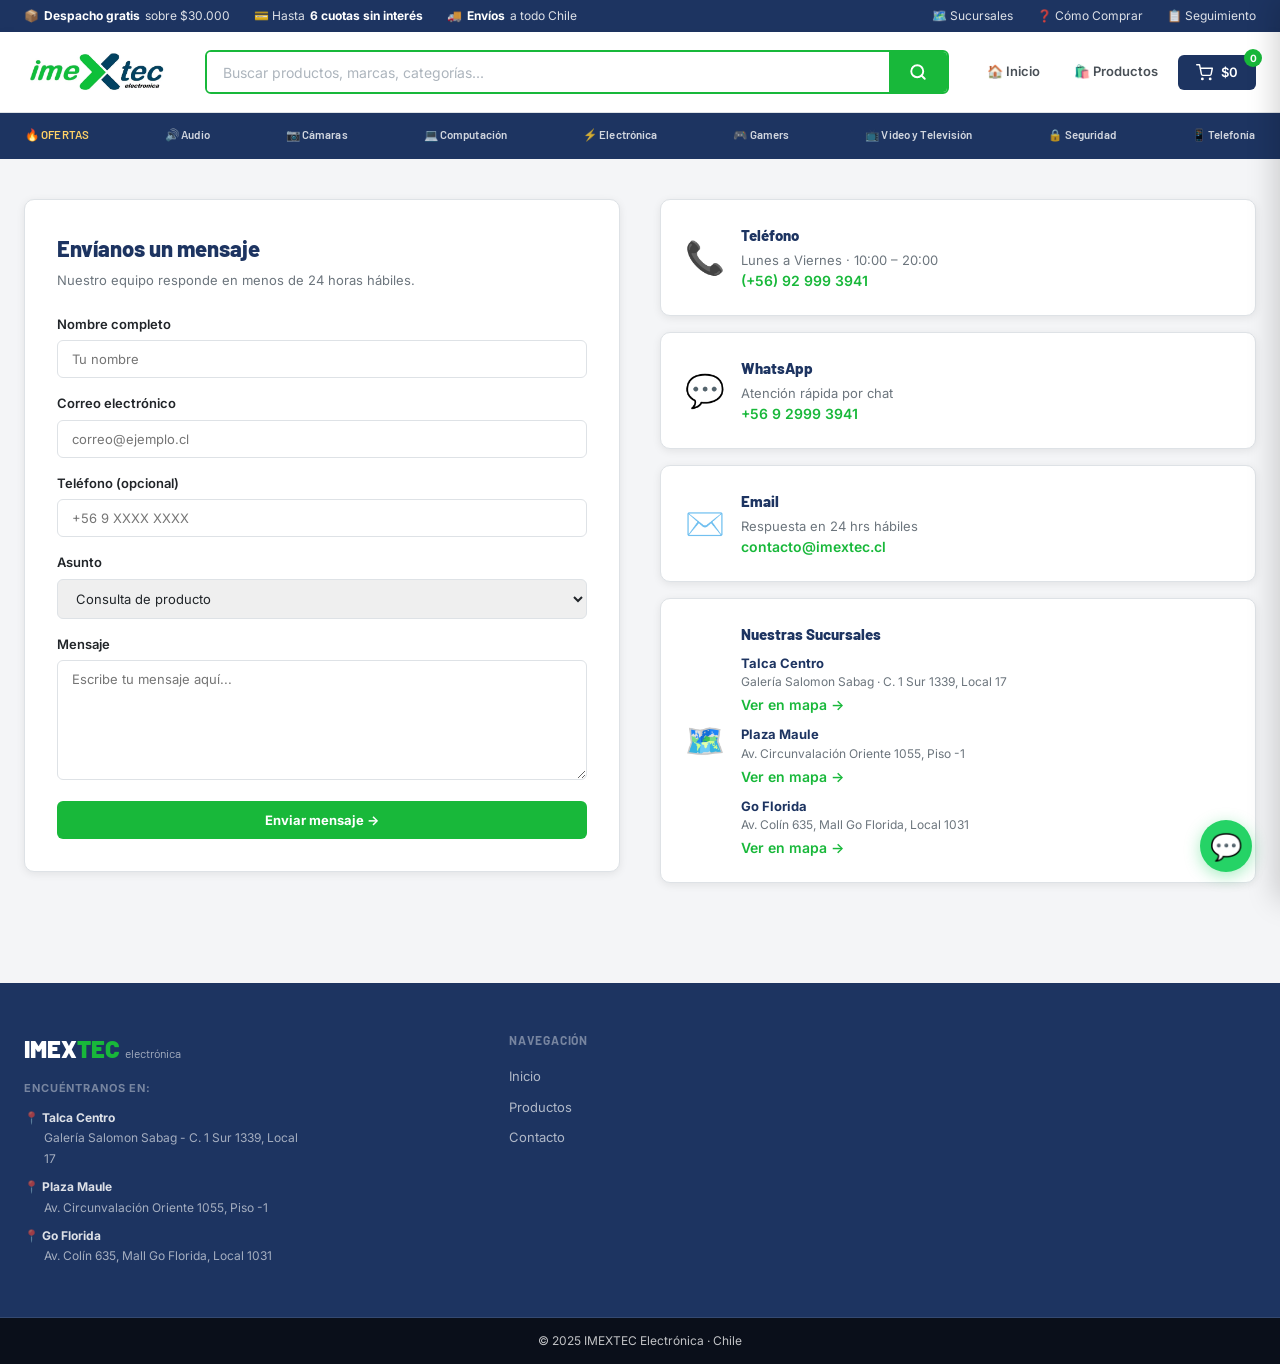
<file: pages/contacto.html>
<!DOCTYPE html>
<html lang="es">
<head>
<meta charset="UTF-8">
<meta name="viewport" content="width=device-width, initial-scale=1.0">
<title>Contacto | IMEXTEC Electrónica</title>
<link rel="preconnect" href="https://fonts.googleapis.com">
<link href="https://fonts.googleapis.com/css2?family=Inter:wght@400;500;600;700&family=Barlow:wght@500;600;700;800&display=swap" rel="stylesheet">
<link rel="stylesheet" href="../css/styles.css">
<style>
.contacto-page{max-width:1320px;margin:40px auto;padding:0 1.5rem 60px;display:grid;grid-template-columns:1fr 1fr;gap:40px;align-items:start}
.contact-form-card{background:#fff;border:1px solid var(--gray-3);border-radius:var(--radius-md);padding:32px;box-shadow:var(--shadow)}
.contact-form-card h2{font-family:var(--font-head);font-size:22px;font-weight:800;color:var(--navy);margin-bottom:6px}
.contact-form-card p{font-size:13px;color:var(--gray-5);margin-bottom:24px}
.form-group{margin-bottom:16px}
.form-group label{display:block;font-size:13px;font-weight:600;color:var(--dark);margin-bottom:6px}
.form-group input,.form-group textarea,.form-group select{width:100%;border:1px solid var(--gray-3);border-radius:var(--radius);padding:10px 14px;font-size:13px;font-family:var(--font);color:var(--dark);outline:none;transition:border-color .15s}
.form-group input:focus,.form-group textarea:focus,.form-group select:focus{border-color:var(--green)}
.form-group textarea{resize:vertical;min-height:120px}
.contact-info-card{display:flex;flex-direction:column;gap:16px}
.info-block{background:#fff;border:1px solid var(--gray-3);border-radius:var(--radius-md);padding:24px;box-shadow:var(--shadow);display:flex;align-items:center;gap:16px}
.info-block .ico{font-size:32px;flex-shrink:0}
.info-block h4{font-family:var(--font-head);font-size:15px;font-weight:800;color:var(--navy);margin-bottom:4px}
.info-block p{font-size:13px;color:var(--gray-5)}
.info-block a{color:var(--green);font-weight:600}
@media(max-width:768px){.contacto-page{grid-template-columns:1fr}}
</style>
</head>
<body>

<!-- TOP INFO BAR -->
<div class="top-bar">
  <div class="top-bar-inner">
    <div class="top-bar-left">
      <span>📦 <b>Despacho gratis</b> sobre $30.000</span>
      <span>💳 Hasta <b>6 cuotas sin interés</b></span>
      <span>🚚 <b>Envíos</b> a todo Chile</span>
    </div>
    <div class="top-bar-right">
      <a href="#">🗺️ Sucursales</a>
      <a href="#">❓ Cómo Comprar</a>
      <a href="#">📋 Seguimiento</a>
    </div>
  </div>
</div>

<!-- MAIN HEADER -->
<header>
  <div class="header-main">
    <a href="../index.html"><img class="logo-img" src="../images/logo.webp" alt="IMEXTEC Electrónica"></a>
    <div class="header-search">
      <input type="text" placeholder="Buscar productos, marcas, categorías...">
      <button>
        <svg width="18" height="18" viewBox="0 0 24 24" fill="none" stroke="currentColor" stroke-width="2.5" stroke-linecap="round" stroke-linejoin="round"><circle cx="11" cy="11" r="8"/><path d="m21 21-4.35-4.35"/></svg>
      </button>
    </div>
    <nav class="header-nav">
      <a href="../index.html" class="hn-link">🏠 Inicio</a>
      <a href="productos.html" class="hn-link">🛍️ Productos</a>
      <button class="cart-btn">
        <svg width="17" height="17" viewBox="0 0 24 24" fill="none" stroke="currentColor" stroke-width="2" stroke-linecap="round" stroke-linejoin="round"><circle cx="9" cy="21" r="1"/><circle cx="20" cy="21" r="1"/><path d="M1 1h4l2.68 13.39a2 2 0 0 0 2 1.61h9.72a2 2 0 0 0 2-1.61L23 6H6"/></svg>
        $0 <span class="cart-badge">0</span>
      </button>
    </nav>
  </div>
</header>

<!-- CATEGORY NAVBAR -->
<nav class="cat-navbar">
  <div class="cat-navbar-inner">
    <a href="#" class="cnav-link oferta">🔥 OFERTAS</a>
    <a href="#" class="cnav-link">🔊 Audio</a>
    <a href="#" class="cnav-link">📷 Cámaras</a>
    <a href="#" class="cnav-link">💻 Computación</a>
    <a href="#" class="cnav-link">⚡ Electrónica</a>
    <a href="#" class="cnav-link">🎮 Gamers</a>
    <a href="#" class="cnav-link">📺 Video y Televisión</a>
    <a href="#" class="cnav-link">🔒 Seguridad</a>
    <a href="#" class="cnav-link">📱 Telefonía</a>
  </div>
</nav>

<!-- CONTACTO PAGE -->
<div class="contacto-page">

  <!-- FORMULARIO -->
  <div class="contact-form-card">
    <h2>Envíanos un mensaje</h2>
    <p>Nuestro equipo responde en menos de 24 horas hábiles.</p>
    <div class="form-group">
      <label>Nombre completo</label>
      <input type="text" placeholder="Tu nombre">
    </div>
    <div class="form-group">
      <label>Correo electrónico</label>
      <input type="email" placeholder="correo@ejemplo.cl">
    </div>
    <div class="form-group">
      <label>Teléfono (opcional)</label>
      <input type="tel" placeholder="+56 9 XXXX XXXX">
    </div>
    <div class="form-group">
      <label>Asunto</label>
      <select>
        <option>Consulta de producto</option>
        <option>Estado de mi pedido</option>
        <option>Garantía y devoluciones</option>
        <option>Otro</option>
      </select>
    </div>
    <div class="form-group">
      <label>Mensaje</label>
      <textarea placeholder="Escribe tu mensaje aquí..."></textarea>
    </div>
    <button class="btn-green" style="width:100%;justify-content:center">Enviar mensaje →</button>
  </div>

  <!-- INFO DE CONTACTO -->
  <div class="contact-info-card">
    <div class="info-block">
      <span class="ico">📞</span>
      <div>
        <h4>Teléfono</h4>
        <p>Lunes a Viernes · 10:00 – 20:00</p>
        <a href="tel:+56929993941">(+56) 92 999 3941</a>
      </div>
    </div>
    <div class="info-block">
      <span class="ico">💬</span>
      <div>
        <h4>WhatsApp</h4>
        <p>Atención rápida por chat</p>
        <a href="https://wa.me/56929993941" target="_blank">+56 9 2999 3941</a>
      </div>
    </div>
    <div class="info-block">
      <span class="ico">✉️</span>
      <div>
        <h4>Email</h4>
        <p>Respuesta en 24 hrs hábiles</p>
        <a href="mailto:contacto@imextec.cl">contacto@imextec.cl</a>
      </div>
    </div>
    <div class="info-block">
      <span class="ico">🗺️</span>
      <div style="width:100%">
        <h4>Nuestras Sucursales</h4>
        <div style="display:flex;flex-direction:column;gap:10px;margin-top:8px">
          <div>
            <div style="font-size:13px;font-weight:700;color:var(--navy)">Talca Centro</div>
            <div style="font-size:12px;color:var(--gray-5);margin-bottom:3px">Galería Salomon Sabag · C. 1 Sur 1339, Local 17</div>
            <a href="https://maps.google.com/?q=C.+1+Sur+1339,+Talca,+Chile" target="_blank" rel="noopener">Ver en mapa →</a>
          </div>
          <div>
            <div style="font-size:13px;font-weight:700;color:var(--navy)">Plaza Maule</div>
            <div style="font-size:12px;color:var(--gray-5);margin-bottom:3px">Av. Circunvalación Oriente 1055, Piso -1</div>
            <a href="https://maps.google.com/?q=Av.+Circunvalación+Oriente+1055,+Talca,+Chile" target="_blank" rel="noopener">Ver en mapa →</a>
          </div>
          <div>
            <div style="font-size:13px;font-weight:700;color:var(--navy)">Go Florida</div>
            <div style="font-size:12px;color:var(--gray-5);margin-bottom:3px">Av. Colín 635, Mall Go Florida, Local 1031</div>
            <a href="https://maps.google.com/?q=Av.+Colín+635,+Talca,+Chile" target="_blank" rel="noopener">Ver en mapa →</a>
          </div>
        </div>
      </div>
    </div>
  </div>

</div>

<!-- FOOTER -->
<footer>
  <div class="footer-body">
    <div class="footer-brand">
      <div class="flogo">IMEX<span>TEC</span> <small style="font-size:12px;font-weight:400;opacity:.6">electrónica</small></div>
      <p style="font-size:11px;font-weight:700;text-transform:uppercase;letter-spacing:.08em;color:rgba(255,255,255,0.4);margin-bottom:10px">Encuéntranos en:</p>
      <ul style="font-size:12px;color:rgba(255,255,255,0.6);line-height:1.7;margin-bottom:18px;max-width:280px;list-style:none;display:flex;flex-direction:column;gap:8px">
        <li>📍 <b style="color:rgba(255,255,255,0.85)">Talca Centro</b><br><span style="padding-left:20px;display:block">Galería Salomon Sabag - C. 1 Sur 1339, Local 17</span></li>
        <li>📍 <b style="color:rgba(255,255,255,0.85)">Plaza Maule</b><br><span style="padding-left:20px;display:block">Av. Circunvalación Oriente 1055, Piso -1</span></li>
        <li>📍 <b style="color:rgba(255,255,255,0.85)">Go Florida</b><br><span style="padding-left:20px;display:block">Av. Colín 635, Mall Go Florida, Local 1031</span></li>
      </ul>
    </div>
    <div class="footer-col">
      <h4>Navegación</h4>
      <ul>
        <li><a href="../index.html">Inicio</a></li>
        <li><a href="productos.html">Productos</a></li>
        <li><a href="contacto.html">Contacto</a></li>
      </ul>
    </div>
  </div>
  <div class="footer-bottom">
    <div class="fbot-inner">
      <span class="fcopy">© 2025 IMEXTEC Electrónica · Chile</span>
    </div>
  </div>
</footer>

<a href="https://wa.me/56929993941" target="_blank" class="whatsapp-float" title="WhatsApp">💬</a>
<script src="../js/main.js"></script>
</body>
</html>
</file>
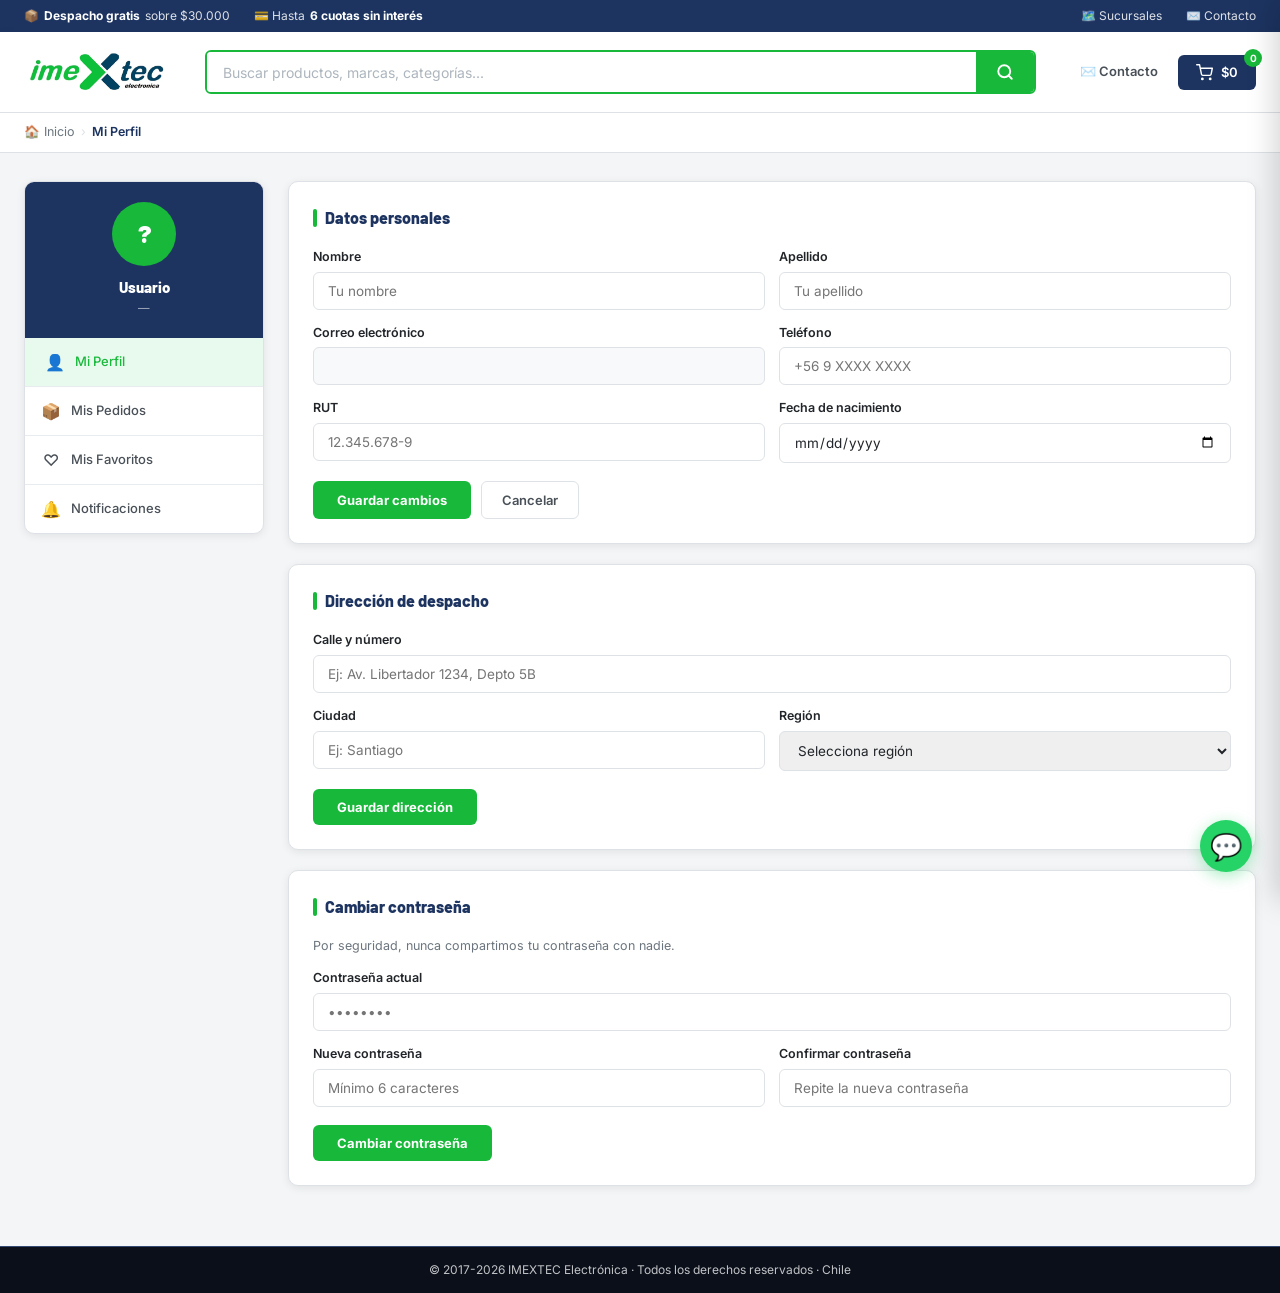
<file: pages/mi-perfil.html>
<!DOCTYPE html>
<html lang="es">
<head>
<meta charset="UTF-8">
<meta name="viewport" content="width=device-width, initial-scale=1.0">
<title>Mi Perfil | IMEXTEC Electrónica</title>
<link rel="preconnect" href="https://fonts.googleapis.com">
<link href="https://fonts.googleapis.com/css2?family=Inter:wght@400;500;600;700&family=Barlow:wght@500;600;700;800&display=swap" rel="stylesheet">
<link rel="stylesheet" href="../css/styles.css">
<style>
.acc-page{max-width:1320px;margin:0 auto;padding:28px 1.5rem 60px;display:grid;grid-template-columns:240px 1fr;gap:24px;align-items:start}
.acc-sidebar{background:#fff;border:1px solid var(--gray-3);border-radius:var(--radius-md);overflow:hidden;box-shadow:var(--shadow)}
.acc-sb-header{background:var(--navy);padding:20px;text-align:center}
.acc-avatar{width:64px;height:64px;border-radius:50%;background:var(--green);color:#fff;font-family:var(--font-head);font-size:24px;font-weight:900;display:flex;align-items:center;justify-content:center;margin:0 auto 10px}
.acc-sb-name{font-family:var(--font-head);font-weight:800;font-size:15px;color:#fff}
.acc-sb-email{font-size:11.5px;color:rgba(255,255,255,0.6);margin-top:2px}
.acc-nav a{display:flex;align-items:center;gap:10px;padding:12px 16px;font-size:13px;font-weight:500;color:var(--gray-6);border-bottom:1px solid var(--gray-2);transition:all .15s}
.acc-nav a:last-child{border-bottom:none}
.acc-nav a:hover,.acc-nav a.active{background:var(--green-light);color:var(--green);padding-left:20px}
.acc-nav a .ico{font-size:16px;width:20px;text-align:center}
.acc-main{display:flex;flex-direction:column;gap:20px}
.acc-card{background:#fff;border:1px solid var(--gray-3);border-radius:var(--radius-md);padding:24px;box-shadow:var(--shadow)}
.acc-card-title{font-family:var(--font-head);font-size:16px;font-weight:800;color:var(--navy);margin-bottom:18px;display:flex;align-items:center;gap:8px}
.acc-card-title::before{content:'';width:4px;height:18px;background:var(--green);border-radius:2px}
.acc-grid{display:grid;grid-template-columns:1fr 1fr;gap:14px}
.acc-field{display:flex;flex-direction:column;gap:5px}
.acc-field.full{grid-column:1/-1}
.acc-field label{font-size:12.5px;font-weight:600;color:var(--dark)}
.acc-field input,.acc-field select{border:1.5px solid var(--gray-3);border-radius:var(--radius);padding:10px 14px;font-size:13.5px;font-family:var(--font);color:var(--dark);outline:none;transition:border-color .15s}
.acc-field input:focus,.acc-field select:focus{border-color:var(--green)}
.acc-field input[readonly]{background:var(--gray-1);color:var(--gray-5)}
.acc-actions{display:flex;gap:10px;margin-top:4px}
.btn-save{background:var(--green);color:#fff;border:none;border-radius:var(--radius);padding:10px 24px;font-weight:700;font-size:13px;cursor:pointer;font-family:var(--font);transition:background .15s}
.btn-save:hover{background:var(--green-h)}
.btn-cancel{background:#fff;color:var(--gray-6);border:1.5px solid var(--gray-3);border-radius:var(--radius);padding:10px 20px;font-weight:600;font-size:13px;cursor:pointer;font-family:var(--font);transition:all .15s}
.btn-cancel:hover{border-color:var(--navy);color:var(--navy)}
.acc-pass-info{font-size:12.5px;color:var(--gray-5);margin-bottom:14px}
.save-toast{position:fixed;bottom:28px;left:50%;transform:translateX(-50%);background:var(--navy);color:#fff;padding:12px 24px;border-radius:var(--radius);font-size:13.5px;font-weight:600;box-shadow:var(--shadow-md);opacity:0;transition:opacity .3s;pointer-events:none;z-index:9999}
.save-toast.show{opacity:1}
@media(max-width:768px){.acc-page{grid-template-columns:1fr}.acc-grid{grid-template-columns:1fr}}
</style>
</head>
<body>

<div class="top-bar">
  <div class="top-bar-inner">
    <div class="top-bar-left">
      <span>📦 <b>Despacho gratis</b> sobre $30.000</span>
      <span>💳 Hasta <b>6 cuotas sin interés</b></span>
    </div>
    <div class="top-bar-right">
      <a href="#">🗺️ Sucursales</a>
      <a href="contacto.html">✉️ Contacto</a>
    </div>
  </div>
</div>

<header>
  <div class="header-main">
    <a href="../index.html"><img class="logo-img" src="../images/logo.webp" alt="IMEXTEC"></a>
    <div class="header-search">
      <input type="text" placeholder="Buscar productos, marcas, categorías...">
      <button><svg width="18" height="18" viewBox="0 0 24 24" fill="none" stroke="currentColor" stroke-width="2.5" stroke-linecap="round" stroke-linejoin="round"><circle cx="11" cy="11" r="8"/><path d="m21 21-4.35-4.35"/></svg></button>
    </div>
    <nav class="header-nav">
      <div class="hn-account"></div>
      <a href="contacto.html" class="hn-link">✉️ Contacto</a>
      <button class="cart-btn">
        <svg width="17" height="17" viewBox="0 0 24 24" fill="none" stroke="currentColor" stroke-width="2" stroke-linecap="round" stroke-linejoin="round"><circle cx="9" cy="21" r="1"/><circle cx="20" cy="21" r="1"/><path d="M1 1h4l2.68 13.39a2 2 0 0 0 2 1.61h9.72a2 2 0 0 0 2-1.61L23 6H6"/></svg>
        $0 <span class="cart-badge" id="cart-count">0</span>
      </button>
    </nav>
  </div>
</header>

<div class="breadcrumb-bar" style="background:#fff;border-bottom:1px solid var(--gray-3)">
  <nav style="max-width:1320px;margin:0 auto;padding:10px 1.5rem;display:flex;align-items:center;gap:6px;font-size:12.5px;color:var(--gray-5)">
    <a href="../index.html" style="color:var(--gray-5)">🏠 Inicio</a>
    <span style="color:var(--gray-3)">›</span>
    <span style="color:var(--navy);font-weight:600">Mi Perfil</span>
  </nav>
</div>

<div class="acc-page">

  <!-- SIDEBAR -->
  <aside class="acc-sidebar">
    <div class="acc-sb-header">
      <div class="acc-avatar" id="sbAvatar">?</div>
      <div class="acc-sb-name" id="sbName">Usuario</div>
      <div class="acc-sb-email" id="sbEmail">—</div>
    </div>
    <nav class="acc-nav">
      <a href="mi-perfil.html" class="active"><span class="ico">👤</span> Mi Perfil</a>
      <a href="mis-pedidos.html"><span class="ico">📦</span> Mis Pedidos</a>
      <a href="mis-favoritos.html"><span class="ico">♡</span> Mis Favoritos</a>
      <a href="notificaciones.html"><span class="ico">🔔</span> Notificaciones</a>
    </nav>
  </aside>

  <!-- MAIN -->
  <div class="acc-main">

    <!-- DATOS PERSONALES -->
    <div class="acc-card">
      <div class="acc-card-title">Datos personales</div>
      <div class="acc-grid">
        <div class="acc-field">
          <label>Nombre</label>
          <input type="text" id="pfName" placeholder="Tu nombre">
        </div>
        <div class="acc-field">
          <label>Apellido</label>
          <input type="text" id="pfLastName" placeholder="Tu apellido">
        </div>
        <div class="acc-field">
          <label>Correo electrónico</label>
          <input type="email" id="pfEmail" readonly>
        </div>
        <div class="acc-field">
          <label>Teléfono</label>
          <input type="tel" id="pfPhone" placeholder="+56 9 XXXX XXXX">
        </div>
        <div class="acc-field">
          <label>RUT</label>
          <input type="text" id="pfRut" placeholder="12.345.678-9">
        </div>
        <div class="acc-field">
          <label>Fecha de nacimiento</label>
          <input type="date" id="pfBirth">
        </div>
      </div>
      <div class="acc-actions" style="margin-top:18px">
        <button class="btn-save" onclick="saveProfile()">Guardar cambios</button>
        <button class="btn-cancel" onclick="loadProfile()">Cancelar</button>
      </div>
    </div>

    <!-- DIRECCIÓN -->
    <div class="acc-card">
      <div class="acc-card-title">Dirección de despacho</div>
      <div class="acc-grid">
        <div class="acc-field full">
          <label>Calle y número</label>
          <input type="text" id="pfAddr" placeholder="Ej: Av. Libertador 1234, Depto 5B">
        </div>
        <div class="acc-field">
          <label>Ciudad</label>
          <input type="text" id="pfCity" placeholder="Ej: Santiago">
        </div>
        <div class="acc-field">
          <label>Región</label>
          <select id="pfRegion">
            <option value="">Selecciona región</option>
            <option>Región Metropolitana</option>
            <option>Maule</option>
            <option>Biobío</option>
            <option>Valparaíso</option>
            <option>O'Higgins</option>
            <option>Araucanía</option>
            <option>Los Lagos</option>
            <option>Antofagasta</option>
            <option>Atacama</option>
            <option>Coquimbo</option>
            <option>Los Ríos</option>
            <option>Aysén</option>
            <option>Magallanes</option>
            <option>Tarapacá</option>
            <option>Arica y Parinacota</option>
            <option>Ñuble</option>
          </select>
        </div>
      </div>
      <div class="acc-actions" style="margin-top:18px">
        <button class="btn-save" onclick="saveProfile()">Guardar dirección</button>
      </div>
    </div>

    <!-- CONTRASEÑA -->
    <div class="acc-card">
      <div class="acc-card-title">Cambiar contraseña</div>
      <div class="acc-pass-info">Por seguridad, nunca compartimos tu contraseña con nadie.</div>
      <div class="acc-grid">
        <div class="acc-field full">
          <label>Contraseña actual</label>
          <input type="password" id="pfPassOld" placeholder="••••••••">
        </div>
        <div class="acc-field">
          <label>Nueva contraseña</label>
          <input type="password" id="pfPassNew" placeholder="Mínimo 6 caracteres">
        </div>
        <div class="acc-field">
          <label>Confirmar contraseña</label>
          <input type="password" id="pfPassNew2" placeholder="Repite la nueva contraseña">
        </div>
      </div>
      <div class="acc-actions" style="margin-top:18px">
        <button class="btn-save" onclick="changePassword()">Cambiar contraseña</button>
      </div>
    </div>

  </div>
</div>

<div class="save-toast" id="saveToast">✅ Cambios guardados correctamente</div>

<footer>
  <div class="footer-bottom">
    <div class="fbot-inner"><span class="fcopy">© 2017-2026 IMEXTEC Electrónica · Todos los derechos reservados · Chile</span></div>
  </div>
</footer>

<a href="https://wa.me/56929993941" target="_blank" class="whatsapp-float">💬</a>
<script src="../js/main.js"></script>
<script>
const PROF_KEY = 'imextec_profile';

function loadProfile() {
  const user = getUser();
  if (!user) { window.location.href = '../index.html'; return; }
  const prof = JSON.parse(localStorage.getItem(PROF_KEY) || '{}');
  const parts = (prof.name || user.name || '').split(' ');
  document.getElementById('pfName').value     = parts[0] || '';
  document.getElementById('pfLastName').value = parts.slice(1).join(' ') || '';
  document.getElementById('pfEmail').value    = user.email || '';
  document.getElementById('pfPhone').value    = prof.phone  || '';
  document.getElementById('pfRut').value      = prof.rut    || '';
  document.getElementById('pfBirth').value    = prof.birth  || '';
  document.getElementById('pfAddr').value     = prof.addr   || '';
  document.getElementById('pfCity').value     = prof.city   || '';
  document.getElementById('pfRegion').value   = prof.region || '';
  const initials = user.name.split(' ').map(w=>w[0]).slice(0,2).join('').toUpperCase();
  document.getElementById('sbAvatar').textContent = initials;
  document.getElementById('sbName').textContent   = user.name;
  document.getElementById('sbEmail').textContent  = user.email;
}

function saveProfile() {
  const user = getUser();
  const name = (document.getElementById('pfName').value + ' ' + document.getElementById('pfLastName').value).trim();
  if (name) { user.name = name; saveUser(user); }
  const prof = {
    name:   name,
    phone:  document.getElementById('pfPhone').value,
    rut:    document.getElementById('pfRut').value,
    birth:  document.getElementById('pfBirth').value,
    addr:   document.getElementById('pfAddr').value,
    city:   document.getElementById('pfCity').value,
    region: document.getElementById('pfRegion').value,
  };
  localStorage.setItem(PROF_KEY, JSON.stringify(prof));
  showToast('✅ Cambios guardados correctamente');
  updateAccountUI();
  loadProfile();
}

function changePassword() {
  const old  = document.getElementById('pfPassOld').value;
  const n1   = document.getElementById('pfPassNew').value;
  const n2   = document.getElementById('pfPassNew2').value;
  if (!old || !n1 || !n2) { showToast('⚠️ Completa todos los campos'); return; }
  if (n1.length < 6) { showToast('⚠️ Mínimo 6 caracteres'); return; }
  if (n1 !== n2) { showToast('⚠️ Las contraseñas no coinciden'); return; }
  document.getElementById('pfPassOld').value = '';
  document.getElementById('pfPassNew').value = '';
  document.getElementById('pfPassNew2').value = '';
  showToast('✅ Contraseña actualizada correctamente');
}

function showToast(msg) {
  const t = document.getElementById('saveToast');
  t.textContent = msg;
  t.classList.add('show');
  setTimeout(() => t.classList.remove('show'), 2800);
}

loadProfile();
</script>
</body>
</html>
</file>
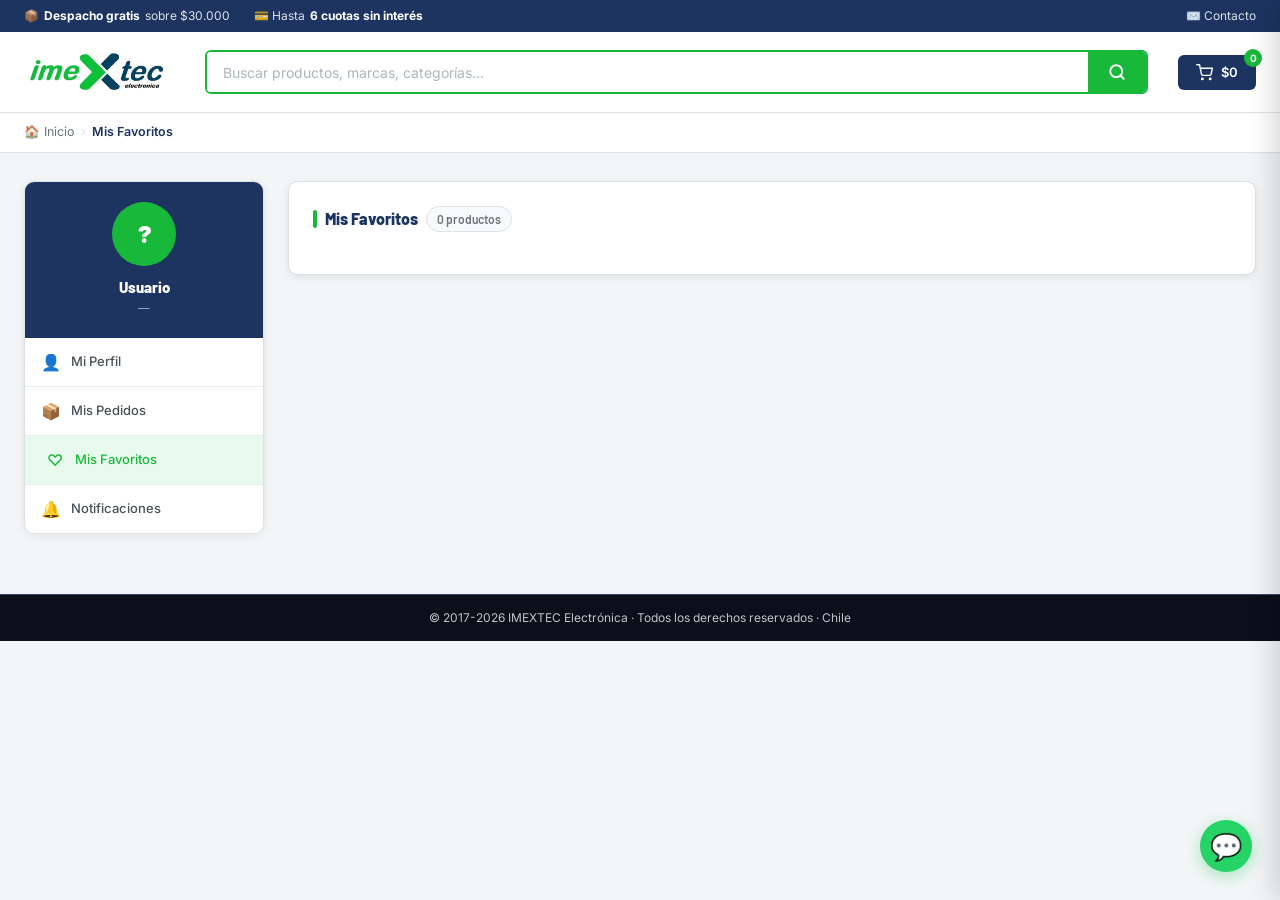
<file: pages/mis-favoritos.html>
<!DOCTYPE html>
<html lang="es">
<head>
<meta charset="UTF-8">
<meta name="viewport" content="width=device-width, initial-scale=1.0">
<title>Mis Favoritos | IMEXTEC Electrónica</title>
<link rel="preconnect" href="https://fonts.googleapis.com">
<link href="https://fonts.googleapis.com/css2?family=Inter:wght@400;500;600;700&family=Barlow:wght@500;600;700;800&display=swap" rel="stylesheet">
<link rel="stylesheet" href="../css/styles.css">
<style>
.acc-page{max-width:1320px;margin:0 auto;padding:28px 1.5rem 60px;display:grid;grid-template-columns:240px 1fr;gap:24px;align-items:start}
.acc-sidebar{background:#fff;border:1px solid var(--gray-3);border-radius:var(--radius-md);overflow:hidden;box-shadow:var(--shadow)}
.acc-sb-header{background:var(--navy);padding:20px;text-align:center}
.acc-avatar{width:64px;height:64px;border-radius:50%;background:var(--green);color:#fff;font-family:var(--font-head);font-size:24px;font-weight:900;display:flex;align-items:center;justify-content:center;margin:0 auto 10px}
.acc-sb-name{font-family:var(--font-head);font-weight:800;font-size:15px;color:#fff}
.acc-sb-email{font-size:11.5px;color:rgba(255,255,255,0.6);margin-top:2px}
.acc-nav a{display:flex;align-items:center;gap:10px;padding:12px 16px;font-size:13px;font-weight:500;color:var(--gray-6);border-bottom:1px solid var(--gray-2);transition:all .15s}
.acc-nav a:last-child{border-bottom:none}
.acc-nav a:hover,.acc-nav a.active{background:var(--green-light);color:var(--green);padding-left:20px}
.acc-nav a .ico{font-size:16px;width:20px;text-align:center}
.acc-card{background:#fff;border:1px solid var(--gray-3);border-radius:var(--radius-md);padding:24px;box-shadow:var(--shadow)}
.acc-card-title{font-family:var(--font-head);font-size:16px;font-weight:800;color:var(--navy);margin-bottom:18px;display:flex;align-items:center;justify-content:space-between}
.acc-card-title-left{display:flex;align-items:center;gap:8px}
.acc-card-title-left::before{content:'';width:4px;height:18px;background:var(--green);border-radius:2px}
.fav-count{font-size:12px;font-weight:600;color:var(--gray-5);background:var(--gray-1);border:1px solid var(--gray-3);padding:3px 10px;border-radius:20px}
.fav-grid{display:grid;grid-template-columns:repeat(3,1fr);gap:14px}
.empty-state{text-align:center;padding:48px 20px}
.empty-ico{font-size:56px;margin-bottom:14px;opacity:.4}
.empty-ttl{font-family:var(--font-head);font-size:18px;font-weight:800;color:var(--navy);margin-bottom:6px}
.empty-sub{font-size:13.5px;color:var(--gray-5);margin-bottom:20px}
.btn-explore{background:var(--green);color:#fff;border:none;border-radius:var(--radius);padding:11px 24px;font-weight:700;font-size:13px;cursor:pointer;font-family:var(--font);text-decoration:none;display:inline-flex;align-items:center;gap:7px}
.btn-explore:hover{background:var(--green-h)}
.btn-clear-fav{background:none;border:1.5px solid var(--gray-3);color:var(--gray-5);border-radius:var(--radius);padding:6px 14px;font-size:12.5px;font-weight:600;cursor:pointer;font-family:var(--font);transition:all .15s}
.btn-clear-fav:hover{border-color:var(--red);color:var(--red)}
@media(max-width:1024px){.fav-grid{grid-template-columns:repeat(2,1fr)}}
@media(max-width:768px){.acc-page{grid-template-columns:1fr}}
</style>
</head>
<body>

<div class="top-bar">
  <div class="top-bar-inner">
    <div class="top-bar-left">
      <span>📦 <b>Despacho gratis</b> sobre $30.000</span>
      <span>💳 Hasta <b>6 cuotas sin interés</b></span>
    </div>
    <div class="top-bar-right">
      <a href="contacto.html">✉️ Contacto</a>
    </div>
  </div>
</div>

<header>
  <div class="header-main">
    <a href="../index.html"><img class="logo-img" src="../images/logo.webp" alt="IMEXTEC"></a>
    <div class="header-search">
      <input type="text" placeholder="Buscar productos, marcas, categorías...">
      <button><svg width="18" height="18" viewBox="0 0 24 24" fill="none" stroke="currentColor" stroke-width="2.5" stroke-linecap="round" stroke-linejoin="round"><circle cx="11" cy="11" r="8"/><path d="m21 21-4.35-4.35"/></svg></button>
    </div>
    <nav class="header-nav">
      <div class="hn-account"></div>
      <button class="cart-btn">
        <svg width="17" height="17" viewBox="0 0 24 24" fill="none" stroke="currentColor" stroke-width="2" stroke-linecap="round" stroke-linejoin="round"><circle cx="9" cy="21" r="1"/><circle cx="20" cy="21" r="1"/><path d="M1 1h4l2.68 13.39a2 2 0 0 0 2 1.61h9.72a2 2 0 0 0 2-1.61L23 6H6"/></svg>
        $0 <span class="cart-badge" id="cart-count">0</span>
      </button>
    </nav>
  </div>
</header>

<div class="breadcrumb-bar" style="background:#fff;border-bottom:1px solid var(--gray-3)">
  <nav style="max-width:1320px;margin:0 auto;padding:10px 1.5rem;display:flex;align-items:center;gap:6px;font-size:12.5px;color:var(--gray-5)">
    <a href="../index.html" style="color:var(--gray-5)">🏠 Inicio</a>
    <span style="color:var(--gray-3)">›</span>
    <span style="color:var(--navy);font-weight:600">Mis Favoritos</span>
  </nav>
</div>

<div class="acc-page">

  <aside class="acc-sidebar">
    <div class="acc-sb-header">
      <div class="acc-avatar" id="sbAvatar">?</div>
      <div class="acc-sb-name" id="sbName">Usuario</div>
      <div class="acc-sb-email" id="sbEmail">—</div>
    </div>
    <nav class="acc-nav">
      <a href="mi-perfil.html"><span class="ico">👤</span> Mi Perfil</a>
      <a href="mis-pedidos.html"><span class="ico">📦</span> Mis Pedidos</a>
      <a href="mis-favoritos.html" class="active"><span class="ico">♡</span> Mis Favoritos</a>
      <a href="notificaciones.html"><span class="ico">🔔</span> Notificaciones</a>
    </nav>
  </aside>

  <div class="acc-card">
    <div class="acc-card-title">
      <div class="acc-card-title-left">Mis Favoritos <span class="fav-count" id="favCount">0 productos</span></div>
      <button class="btn-clear-fav" id="clearFavBtn" onclick="clearFavorites()" style="display:none">Limpiar lista</button>
    </div>

    <div id="favGrid" class="fav-grid"></div>

    <div id="favEmpty" class="empty-state" style="display:none">
      <div class="empty-ico">♡</div>
      <div class="empty-ttl">No tienes favoritos aún</div>
      <div class="empty-sub">Guarda los productos que te gustan con el botón ♡ para encontrarlos fácilmente</div>
      <a href="../index.html" class="btn-explore">🛍️ Explorar productos</a>
    </div>
  </div>

</div>

<footer>
  <div class="footer-bottom">
    <div class="fbot-inner"><span class="fcopy">© 2017-2026 IMEXTEC Electrónica · Todos los derechos reservados · Chile</span></div>
  </div>
</footer>

<a href="https://wa.me/56929993941" target="_blank" class="whatsapp-float">💬</a>
<script src="../js/main.js"></script>
<script>
const WISH_KEY = 'imextec_wishlist';

function initPage() {
  const user = getUser();
  if (!user) { window.location.href = '../index.html'; return; }
  const initials = user.name.split(' ').map(w=>w[0]).slice(0,2).join('').toUpperCase();
  document.getElementById('sbAvatar').textContent = initials;
  document.getElementById('sbName').textContent   = user.name;
  document.getElementById('sbEmail').textContent  = user.email;
  renderFavorites();
}

function renderFavorites() {
  const favs = JSON.parse(localStorage.getItem(WISH_KEY) || '[]');
  const grid  = document.getElementById('favGrid');
  const empty = document.getElementById('favEmpty');
  const count = document.getElementById('favCount');
  const clearBtn = document.getElementById('clearFavBtn');

  count.textContent = favs.length + (favs.length === 1 ? ' producto' : ' productos');

  if (favs.length === 0) {
    grid.style.display  = 'none';
    empty.style.display = '';
    clearBtn.style.display = 'none';
    return;
  }

  grid.style.display  = '';
  empty.style.display = 'none';
  clearBtn.style.display = '';

  grid.innerHTML = favs.map((item, i) => `
    <div class="prod-card">
      <div class="prod-img">
        <button class="wish" style="color:#e53e3e" onclick="removeFav(${i})">♥</button>
        ${item.emoji || '📦'}
      </div>
      <div class="prod-body">
        <div class="prod-brand">${item.brand || ''}</div>
        <div class="prod-name">${item.name}</div>
        <div><span class="prod-price">$${item.price.toLocaleString('es-CL')}</span></div>
        <div class="prod-cuotas">6 cuotas de $${Math.round(item.price/6).toLocaleString('es-CL')} sin interés</div>
        <button class="add-btn" onclick="addToCartFromFav(${i})">🛒 Agregar al carro</button>
      </div>
    </div>
  `).join('');
}

function removeFav(idx) {
  const favs = JSON.parse(localStorage.getItem(WISH_KEY) || '[]');
  favs.splice(idx, 1);
  localStorage.setItem(WISH_KEY, JSON.stringify(favs));
  renderFavorites();
}

function clearFavorites() {
  if (!confirm('¿Limpiar toda la lista de favoritos?')) return;
  localStorage.removeItem(WISH_KEY);
  renderFavorites();
}

function addToCartFromFav(idx) {
  const favs = JSON.parse(localStorage.getItem(WISH_KEY) || '[]');
  const item = favs[idx];
  if (item) addToCart(item.name, item.price, item.emoji, item.brand);
}

initPage();
</script>
</body>
</html>
</file>
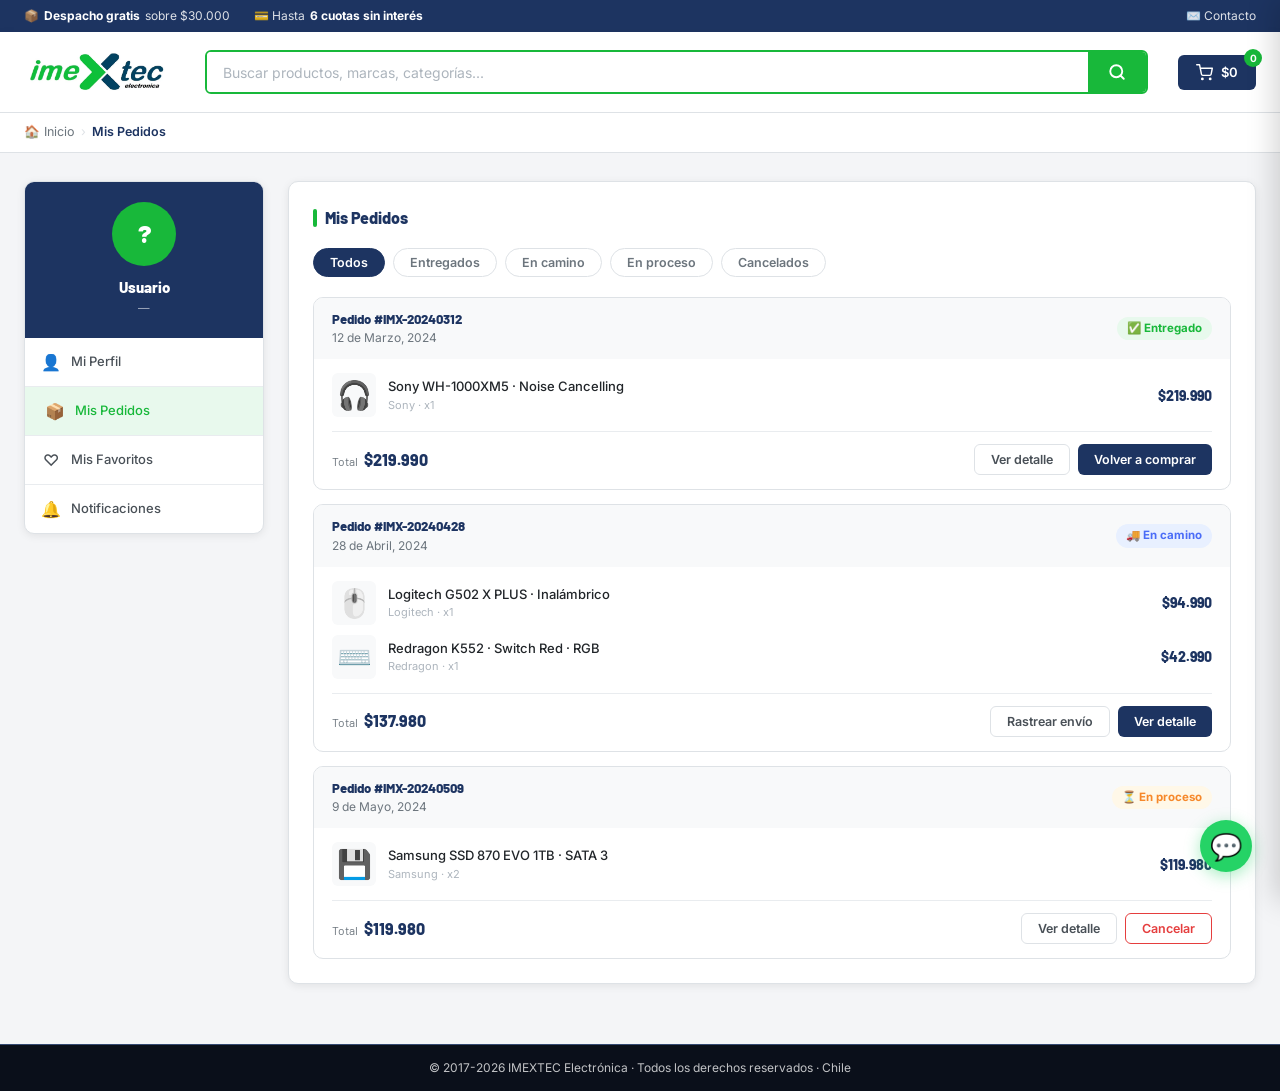
<file: pages/mis-pedidos.html>
<!DOCTYPE html>
<html lang="es">
<head>
<meta charset="UTF-8">
<meta name="viewport" content="width=device-width, initial-scale=1.0">
<title>Mis Pedidos | IMEXTEC Electrónica</title>
<link rel="preconnect" href="https://fonts.googleapis.com">
<link href="https://fonts.googleapis.com/css2?family=Inter:wght@400;500;600;700&family=Barlow:wght@500;600;700;800&display=swap" rel="stylesheet">
<link rel="stylesheet" href="../css/styles.css">
<style>
.acc-page{max-width:1320px;margin:0 auto;padding:28px 1.5rem 60px;display:grid;grid-template-columns:240px 1fr;gap:24px;align-items:start}
.acc-sidebar{background:#fff;border:1px solid var(--gray-3);border-radius:var(--radius-md);overflow:hidden;box-shadow:var(--shadow)}
.acc-sb-header{background:var(--navy);padding:20px;text-align:center}
.acc-avatar{width:64px;height:64px;border-radius:50%;background:var(--green);color:#fff;font-family:var(--font-head);font-size:24px;font-weight:900;display:flex;align-items:center;justify-content:center;margin:0 auto 10px}
.acc-sb-name{font-family:var(--font-head);font-weight:800;font-size:15px;color:#fff}
.acc-sb-email{font-size:11.5px;color:rgba(255,255,255,0.6);margin-top:2px}
.acc-nav a{display:flex;align-items:center;gap:10px;padding:12px 16px;font-size:13px;font-weight:500;color:var(--gray-6);border-bottom:1px solid var(--gray-2);transition:all .15s}
.acc-nav a:last-child{border-bottom:none}
.acc-nav a:hover,.acc-nav a.active{background:var(--green-light);color:var(--green);padding-left:20px}
.acc-nav a .ico{font-size:16px;width:20px;text-align:center}
.acc-card{background:#fff;border:1px solid var(--gray-3);border-radius:var(--radius-md);padding:24px;box-shadow:var(--shadow)}
.acc-card-title{font-family:var(--font-head);font-size:16px;font-weight:800;color:var(--navy);margin-bottom:18px;display:flex;align-items:center;gap:8px}
.acc-card-title::before{content:'';width:4px;height:18px;background:var(--green);border-radius:2px}
/* Orders */
.order-filters{display:flex;gap:8px;margin-bottom:20px;flex-wrap:wrap}
.ord-filter{padding:6px 16px;border-radius:20px;font-size:12.5px;font-weight:600;border:1.5px solid var(--gray-3);color:var(--gray-5);background:#fff;cursor:pointer;transition:all .15s}
.ord-filter.active,.ord-filter:hover{background:var(--navy);color:#fff;border-color:var(--navy)}
.order-card{border:1px solid var(--gray-3);border-radius:var(--radius-md);overflow:hidden;margin-bottom:14px}
.order-card:last-child{margin-bottom:0}
.order-head{background:var(--gray-1);padding:12px 18px;display:flex;align-items:center;justify-content:space-between;flex-wrap:wrap;gap:8px}
.order-num{font-family:var(--font-head);font-size:13px;font-weight:800;color:var(--navy)}
.order-date{font-size:12px;color:var(--gray-5)}
.order-status{font-size:11.5px;font-weight:700;padding:3px 10px;border-radius:20px}
.status-entregado{background:#e8f9ed;color:var(--green)}
.status-enviado{background:#e8f0ff;color:#4a6cf7}
.status-proceso{background:#fff8e8;color:#f6882a}
.status-cancelado{background:#fff0f0;color:var(--red)}
.order-body{padding:14px 18px}
.order-items{display:flex;flex-direction:column;gap:10px;margin-bottom:14px}
.order-item{display:flex;align-items:center;gap:12px}
.oi-emoji{font-size:28px;width:44px;height:44px;background:var(--gray-1);border-radius:var(--radius);display:flex;align-items:center;justify-content:center;flex-shrink:0}
.oi-info{flex:1}
.oi-name{font-size:13px;font-weight:500;color:var(--dark)}
.oi-brand{font-size:11px;color:var(--gray-4)}
.oi-price{font-family:var(--font-head);font-size:14px;font-weight:800;color:var(--navy);white-space:nowrap}
.order-foot{display:flex;align-items:center;justify-content:space-between;padding-top:12px;border-top:1px solid var(--gray-2)}
.order-total{font-family:var(--font-head);font-size:16px;font-weight:800;color:var(--navy)}
.order-total span{font-size:12px;font-weight:400;color:var(--gray-5);margin-right:6px}
.order-btns{display:flex;gap:8px}
.btn-order{padding:7px 16px;border-radius:var(--radius);font-size:12.5px;font-weight:600;cursor:pointer;font-family:var(--font);transition:all .15s}
.btn-order-primary{background:var(--navy);color:#fff;border:none}
.btn-order-primary:hover{background:var(--green)}
.btn-order-outline{background:#fff;color:var(--gray-6);border:1.5px solid var(--gray-3)}
.btn-order-outline:hover{border-color:var(--navy);color:var(--navy)}
.empty-state{text-align:center;padding:48px 20px}
.empty-ico{font-size:56px;margin-bottom:14px;opacity:.4}
.empty-ttl{font-family:var(--font-head);font-size:18px;font-weight:800;color:var(--navy);margin-bottom:6px}
.empty-sub{font-size:13.5px;color:var(--gray-5);margin-bottom:20px}
@media(max-width:768px){.acc-page{grid-template-columns:1fr}}
</style>
</head>
<body>

<div class="top-bar">
  <div class="top-bar-inner">
    <div class="top-bar-left">
      <span>📦 <b>Despacho gratis</b> sobre $30.000</span>
      <span>💳 Hasta <b>6 cuotas sin interés</b></span>
    </div>
    <div class="top-bar-right">
      <a href="contacto.html">✉️ Contacto</a>
    </div>
  </div>
</div>

<header>
  <div class="header-main">
    <a href="../index.html"><img class="logo-img" src="../images/logo.webp" alt="IMEXTEC"></a>
    <div class="header-search">
      <input type="text" placeholder="Buscar productos, marcas, categorías...">
      <button><svg width="18" height="18" viewBox="0 0 24 24" fill="none" stroke="currentColor" stroke-width="2.5" stroke-linecap="round" stroke-linejoin="round"><circle cx="11" cy="11" r="8"/><path d="m21 21-4.35-4.35"/></svg></button>
    </div>
    <nav class="header-nav">
      <div class="hn-account"></div>
      <button class="cart-btn">
        <svg width="17" height="17" viewBox="0 0 24 24" fill="none" stroke="currentColor" stroke-width="2" stroke-linecap="round" stroke-linejoin="round"><circle cx="9" cy="21" r="1"/><circle cx="20" cy="21" r="1"/><path d="M1 1h4l2.68 13.39a2 2 0 0 0 2 1.61h9.72a2 2 0 0 0 2-1.61L23 6H6"/></svg>
        $0 <span class="cart-badge" id="cart-count">0</span>
      </button>
    </nav>
  </div>
</header>

<div class="breadcrumb-bar" style="background:#fff;border-bottom:1px solid var(--gray-3)">
  <nav style="max-width:1320px;margin:0 auto;padding:10px 1.5rem;display:flex;align-items:center;gap:6px;font-size:12.5px;color:var(--gray-5)">
    <a href="../index.html" style="color:var(--gray-5)">🏠 Inicio</a>
    <span style="color:var(--gray-3)">›</span>
    <span style="color:var(--navy);font-weight:600">Mis Pedidos</span>
  </nav>
</div>

<div class="acc-page">

  <aside class="acc-sidebar">
    <div class="acc-sb-header">
      <div class="acc-avatar" id="sbAvatar">?</div>
      <div class="acc-sb-name" id="sbName">Usuario</div>
      <div class="acc-sb-email" id="sbEmail">—</div>
    </div>
    <nav class="acc-nav">
      <a href="mi-perfil.html"><span class="ico">👤</span> Mi Perfil</a>
      <a href="mis-pedidos.html" class="active"><span class="ico">📦</span> Mis Pedidos</a>
      <a href="mis-favoritos.html"><span class="ico">♡</span> Mis Favoritos</a>
      <a href="notificaciones.html"><span class="ico">🔔</span> Notificaciones</a>
    </nav>
  </aside>

  <div>
    <div class="acc-card">
      <div class="acc-card-title">Mis Pedidos</div>

      <div class="order-filters">
        <button class="ord-filter active" onclick="filterOrders('todos',this)">Todos</button>
        <button class="ord-filter" onclick="filterOrders('entregado',this)">Entregados</button>
        <button class="ord-filter" onclick="filterOrders('enviado',this)">En camino</button>
        <button class="ord-filter" onclick="filterOrders('proceso',this)">En proceso</button>
        <button class="ord-filter" onclick="filterOrders('cancelado',this)">Cancelados</button>
      </div>

      <div id="ordersList">

        <div class="order-card" data-status="entregado">
          <div class="order-head">
            <div>
              <div class="order-num">Pedido #IMX-20240312</div>
              <div class="order-date">12 de Marzo, 2024</div>
            </div>
            <span class="order-status status-entregado">✅ Entregado</span>
          </div>
          <div class="order-body">
            <div class="order-items">
              <div class="order-item">
                <div class="oi-emoji">🎧</div>
                <div class="oi-info">
                  <div class="oi-name">Sony WH-1000XM5 · Noise Cancelling</div>
                  <div class="oi-brand">Sony · x1</div>
                </div>
                <div class="oi-price">$219.990</div>
              </div>
            </div>
            <div class="order-foot">
              <div class="order-total"><span>Total</span>$219.990</div>
              <div class="order-btns">
                <button class="btn-order btn-order-outline">Ver detalle</button>
                <button class="btn-order btn-order-primary">Volver a comprar</button>
              </div>
            </div>
          </div>
        </div>

        <div class="order-card" data-status="enviado">
          <div class="order-head">
            <div>
              <div class="order-num">Pedido #IMX-20240428</div>
              <div class="order-date">28 de Abril, 2024</div>
            </div>
            <span class="order-status status-enviado">🚚 En camino</span>
          </div>
          <div class="order-body">
            <div class="order-items">
              <div class="order-item">
                <div class="oi-emoji">🖱️</div>
                <div class="oi-info">
                  <div class="oi-name">Logitech G502 X PLUS · Inalámbrico</div>
                  <div class="oi-brand">Logitech · x1</div>
                </div>
                <div class="oi-price">$94.990</div>
              </div>
              <div class="order-item">
                <div class="oi-emoji">⌨️</div>
                <div class="oi-info">
                  <div class="oi-name">Redragon K552 · Switch Red · RGB</div>
                  <div class="oi-brand">Redragon · x1</div>
                </div>
                <div class="oi-price">$42.990</div>
              </div>
            </div>
            <div class="order-foot">
              <div class="order-total"><span>Total</span>$137.980</div>
              <div class="order-btns">
                <button class="btn-order btn-order-outline">Rastrear envío</button>
                <button class="btn-order btn-order-primary">Ver detalle</button>
              </div>
            </div>
          </div>
        </div>

        <div class="order-card" data-status="proceso">
          <div class="order-head">
            <div>
              <div class="order-num">Pedido #IMX-20240509</div>
              <div class="order-date">9 de Mayo, 2024</div>
            </div>
            <span class="order-status status-proceso">⏳ En proceso</span>
          </div>
          <div class="order-body">
            <div class="order-items">
              <div class="order-item">
                <div class="oi-emoji">💾</div>
                <div class="oi-info">
                  <div class="oi-name">Samsung SSD 870 EVO 1TB · SATA 3</div>
                  <div class="oi-brand">Samsung · x2</div>
                </div>
                <div class="oi-price">$119.980</div>
              </div>
            </div>
            <div class="order-foot">
              <div class="order-total"><span>Total</span>$119.980</div>
              <div class="order-btns">
                <button class="btn-order btn-order-outline">Ver detalle</button>
                <button class="btn-order btn-order-outline" style="color:var(--red);border-color:var(--red)">Cancelar</button>
              </div>
            </div>
          </div>
        </div>

      </div>
    </div>
  </div>
</div>

<footer>
  <div class="footer-bottom">
    <div class="fbot-inner"><span class="fcopy">© 2017-2026 IMEXTEC Electrónica · Todos los derechos reservados · Chile</span></div>
  </div>
</footer>

<a href="https://wa.me/56929993941" target="_blank" class="whatsapp-float">💬</a>
<script src="../js/main.js"></script>
<script>
function initPage() {
  const user = getUser();
  if (!user) { window.location.href = '../index.html'; return; }
  const initials = user.name.split(' ').map(w=>w[0]).slice(0,2).join('').toUpperCase();
  document.getElementById('sbAvatar').textContent = initials;
  document.getElementById('sbName').textContent   = user.name;
  document.getElementById('sbEmail').textContent  = user.email;
}

function filterOrders(status, btn) {
  document.querySelectorAll('.ord-filter').forEach(b => b.classList.remove('active'));
  btn.classList.add('active');
  document.querySelectorAll('.order-card').forEach(card => {
    card.style.display = (status === 'todos' || card.dataset.status === status) ? '' : 'none';
  });
}

initPage();
</script>
</body>
</html>
</file>
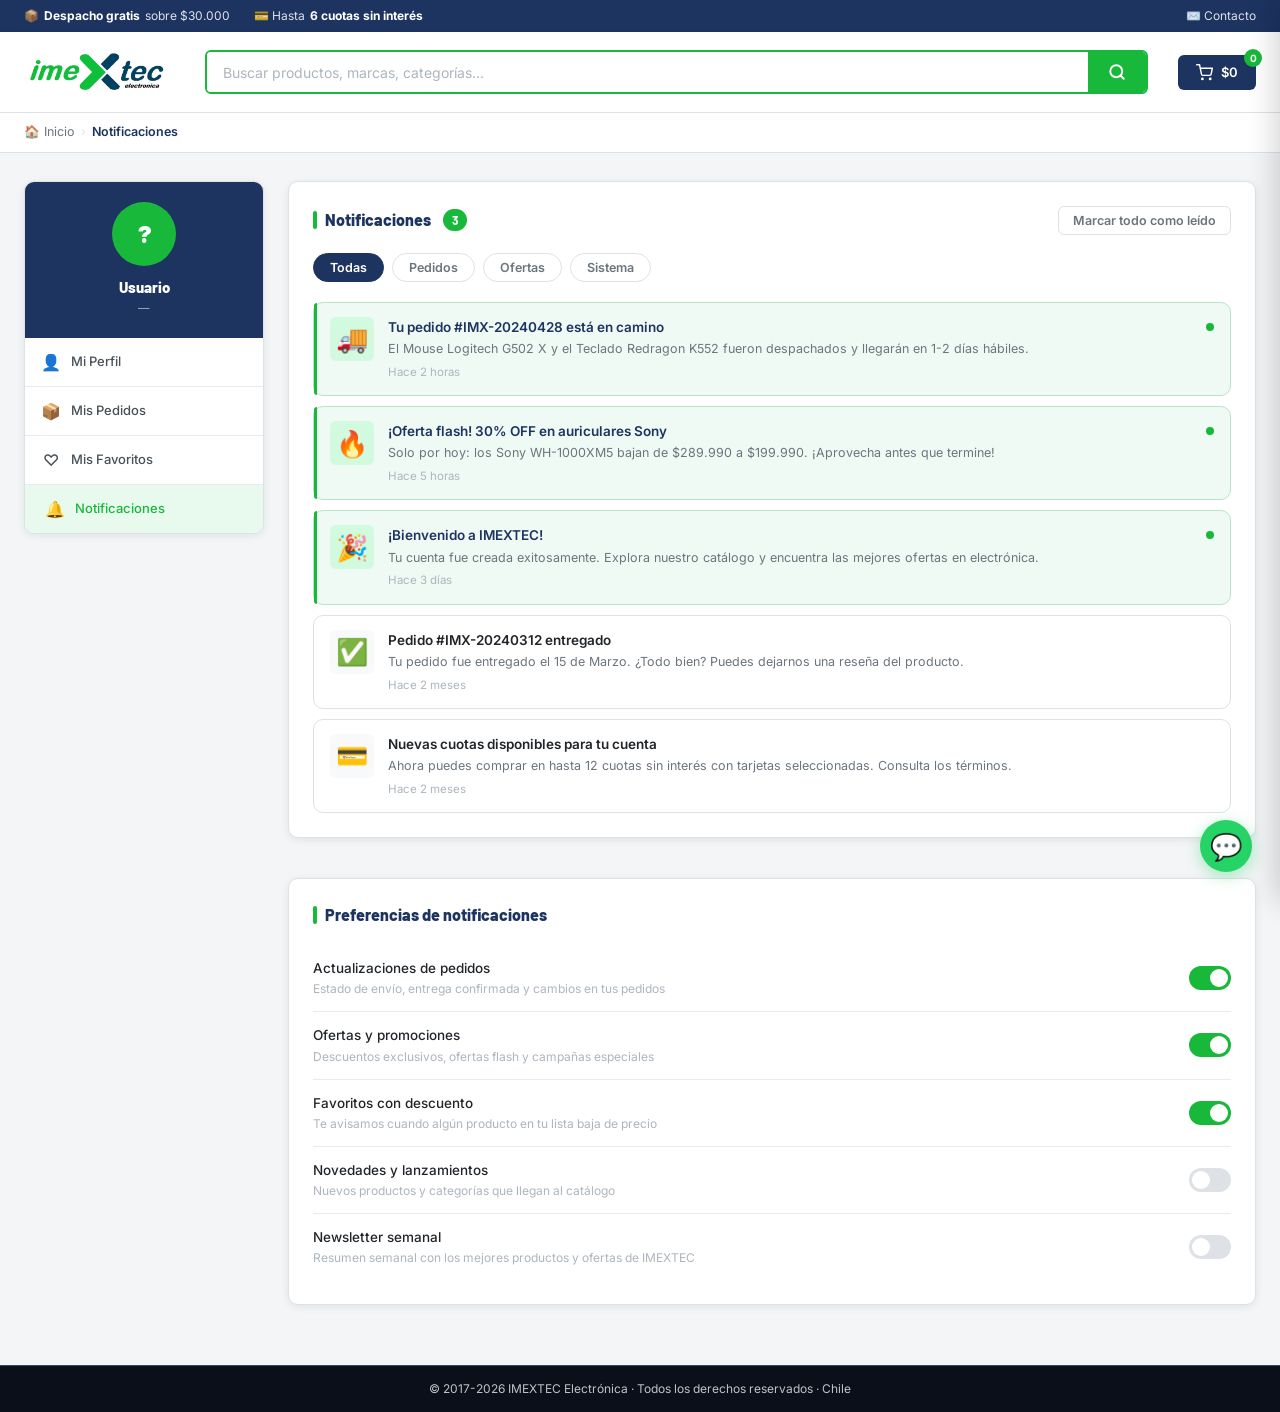
<file: pages/notificaciones.html>
<!DOCTYPE html>
<html lang="es">
<head>
<meta charset="UTF-8">
<meta name="viewport" content="width=device-width, initial-scale=1.0">
<title>Notificaciones | IMEXTEC Electrónica</title>
<link rel="preconnect" href="https://fonts.googleapis.com">
<link href="https://fonts.googleapis.com/css2?family=Inter:wght@400;500;600;700&family=Barlow:wght@500;600;700;800&display=swap" rel="stylesheet">
<link rel="stylesheet" href="../css/styles.css">
<style>
.acc-page{max-width:1320px;margin:0 auto;padding:28px 1.5rem 60px;display:grid;grid-template-columns:240px 1fr;gap:24px;align-items:start}
.acc-sidebar{background:#fff;border:1px solid var(--gray-3);border-radius:var(--radius-md);overflow:hidden;box-shadow:var(--shadow)}
.acc-sb-header{background:var(--navy);padding:20px;text-align:center}
.acc-avatar{width:64px;height:64px;border-radius:50%;background:var(--green);color:#fff;font-family:var(--font-head);font-size:24px;font-weight:900;display:flex;align-items:center;justify-content:center;margin:0 auto 10px}
.acc-sb-name{font-family:var(--font-head);font-weight:800;font-size:15px;color:#fff}
.acc-sb-email{font-size:11.5px;color:rgba(255,255,255,0.6);margin-top:2px}
.acc-nav a{display:flex;align-items:center;gap:10px;padding:12px 16px;font-size:13px;font-weight:500;color:var(--gray-6);border-bottom:1px solid var(--gray-2);transition:all .15s}
.acc-nav a:last-child{border-bottom:none}
.acc-nav a:hover,.acc-nav a.active{background:var(--green-light);color:var(--green);padding-left:20px}
.acc-nav a .ico{font-size:16px;width:20px;text-align:center}
.acc-card{background:#fff;border:1px solid var(--gray-3);border-radius:var(--radius-md);padding:24px;box-shadow:var(--shadow)}
.acc-card-title{font-family:var(--font-head);font-size:16px;font-weight:800;color:var(--navy);margin-bottom:18px;display:flex;align-items:center;justify-content:space-between}
.acc-card-title-left{display:flex;align-items:center;gap:8px}
.acc-card-title-left::before{content:'';width:4px;height:18px;background:var(--green);border-radius:2px}
/* Notif list */
.notif-filters{display:flex;gap:8px;margin-bottom:20px;flex-wrap:wrap}
.notif-filter{padding:6px 16px;border-radius:20px;font-size:12.5px;font-weight:600;border:1.5px solid var(--gray-3);color:var(--gray-5);background:#fff;cursor:pointer;transition:all .15s}
.notif-filter.active,.notif-filter:hover{background:var(--navy);color:#fff;border-color:var(--navy)}
.notif-list{display:flex;flex-direction:column;gap:10px}
.notif-item{display:flex;align-items:flex-start;gap:14px;padding:14px 16px;border:1px solid var(--gray-3);border-radius:var(--radius-md);cursor:pointer;transition:background .15s;position:relative}
.notif-item:hover{background:var(--gray-1)}
.notif-item.unread{background:#f0faf4;border-color:#b7e4c7}
.notif-item.unread::before{content:'';position:absolute;left:0;top:0;bottom:0;width:3px;background:var(--green);border-radius:3px 0 0 3px}
.notif-ico{font-size:26px;width:44px;height:44px;background:var(--gray-1);border-radius:var(--radius);display:flex;align-items:center;justify-content:center;flex-shrink:0}
.notif-item.unread .notif-ico{background:#d1fadf}
.notif-body{flex:1;min-width:0}
.notif-title{font-size:13.5px;font-weight:600;color:var(--dark);margin-bottom:3px}
.notif-item.unread .notif-title{color:var(--navy)}
.notif-desc{font-size:12.5px;color:var(--gray-5);line-height:1.5}
.notif-time{font-size:11.5px;color:var(--gray-4);margin-top:5px}
.notif-dot{width:8px;height:8px;border-radius:50%;background:var(--green);flex-shrink:0;margin-top:6px}
.btn-mark-all{background:none;border:1.5px solid var(--gray-3);color:var(--gray-5);border-radius:var(--radius);padding:6px 14px;font-size:12.5px;font-weight:600;cursor:pointer;font-family:var(--font);transition:all .15s}
.btn-mark-all:hover{border-color:var(--green);color:var(--green)}
.empty-state{text-align:center;padding:48px 20px}
.empty-ico{font-size:56px;margin-bottom:14px;opacity:.4}
.empty-ttl{font-family:var(--font-head);font-size:18px;font-weight:800;color:var(--navy);margin-bottom:6px}
.empty-sub{font-size:13.5px;color:var(--gray-5)}
/* prefs */
.pref-card{margin-top:20px}
.pref-row{display:flex;align-items:center;justify-content:space-between;padding:13px 0;border-bottom:1px solid var(--gray-2)}
.pref-row:last-child{border-bottom:none}
.pref-label{font-size:13.5px;font-weight:500;color:var(--dark)}
.pref-desc{font-size:12px;color:var(--gray-4);margin-top:2px}
.toggle{position:relative;width:42px;height:24px;flex-shrink:0}
.toggle input{opacity:0;width:0;height:0}
.toggle-slider{position:absolute;inset:0;background:var(--gray-3);border-radius:24px;cursor:pointer;transition:.3s}
.toggle-slider::before{content:'';position:absolute;width:18px;height:18px;left:3px;bottom:3px;background:#fff;border-radius:50%;transition:.3s}
.toggle input:checked + .toggle-slider{background:var(--green)}
.toggle input:checked + .toggle-slider::before{transform:translateX(18px)}
@media(max-width:768px){.acc-page{grid-template-columns:1fr}}
</style>
</head>
<body>

<div class="top-bar">
  <div class="top-bar-inner">
    <div class="top-bar-left">
      <span>📦 <b>Despacho gratis</b> sobre $30.000</span>
      <span>💳 Hasta <b>6 cuotas sin interés</b></span>
    </div>
    <div class="top-bar-right">
      <a href="contacto.html">✉️ Contacto</a>
    </div>
  </div>
</div>

<header>
  <div class="header-main">
    <a href="../index.html"><img class="logo-img" src="../images/logo.webp" alt="IMEXTEC"></a>
    <div class="header-search">
      <input type="text" placeholder="Buscar productos, marcas, categorías...">
      <button><svg width="18" height="18" viewBox="0 0 24 24" fill="none" stroke="currentColor" stroke-width="2.5" stroke-linecap="round" stroke-linejoin="round"><circle cx="11" cy="11" r="8"/><path d="m21 21-4.35-4.35"/></svg></button>
    </div>
    <nav class="header-nav">
      <div class="hn-account"></div>
      <button class="cart-btn">
        <svg width="17" height="17" viewBox="0 0 24 24" fill="none" stroke="currentColor" stroke-width="2" stroke-linecap="round" stroke-linejoin="round"><circle cx="9" cy="21" r="1"/><circle cx="20" cy="21" r="1"/><path d="M1 1h4l2.68 13.39a2 2 0 0 0 2 1.61h9.72a2 2 0 0 0 2-1.61L23 6H6"/></svg>
        $0 <span class="cart-badge" id="cart-count">0</span>
      </button>
    </nav>
  </div>
</header>

<div class="breadcrumb-bar" style="background:#fff;border-bottom:1px solid var(--gray-3)">
  <nav style="max-width:1320px;margin:0 auto;padding:10px 1.5rem;display:flex;align-items:center;gap:6px;font-size:12.5px;color:var(--gray-5)">
    <a href="../index.html" style="color:var(--gray-5)">🏠 Inicio</a>
    <span style="color:var(--gray-3)">›</span>
    <span style="color:var(--navy);font-weight:600">Notificaciones</span>
  </nav>
</div>

<div class="acc-page">

  <aside class="acc-sidebar">
    <div class="acc-sb-header">
      <div class="acc-avatar" id="sbAvatar">?</div>
      <div class="acc-sb-name" id="sbName">Usuario</div>
      <div class="acc-sb-email" id="sbEmail">—</div>
    </div>
    <nav class="acc-nav">
      <a href="mi-perfil.html"><span class="ico">👤</span> Mi Perfil</a>
      <a href="mis-pedidos.html"><span class="ico">📦</span> Mis Pedidos</a>
      <a href="mis-favoritos.html"><span class="ico">♡</span> Mis Favoritos</a>
      <a href="notificaciones.html" class="active"><span class="ico">🔔</span> Notificaciones</a>
    </nav>
  </aside>

  <div style="display:flex;flex-direction:column;gap:20px">

    <div class="acc-card">
      <div class="acc-card-title">
        <div class="acc-card-title-left">Notificaciones <span id="unreadBadge" style="font-size:12px;font-weight:700;background:var(--green);color:#fff;padding:2px 9px;border-radius:20px;margin-left:4px">3</span></div>
        <button class="btn-mark-all" onclick="markAllRead()">Marcar todo como leído</button>
      </div>

      <div class="notif-filters">
        <button class="notif-filter active" onclick="filterNotifs('todas',this)">Todas</button>
        <button class="notif-filter" onclick="filterNotifs('pedido',this)">Pedidos</button>
        <button class="notif-filter" onclick="filterNotifs('oferta',this)">Ofertas</button>
        <button class="notif-filter" onclick="filterNotifs('sistema',this)">Sistema</button>
      </div>

      <div class="notif-list" id="notifList">

        <div class="notif-item unread" data-type="pedido" onclick="markRead(this)">
          <div class="notif-ico">🚚</div>
          <div class="notif-body">
            <div class="notif-title">Tu pedido #IMX-20240428 está en camino</div>
            <div class="notif-desc">El Mouse Logitech G502 X y el Teclado Redragon K552 fueron despachados y llegarán en 1-2 días hábiles.</div>
            <div class="notif-time">Hace 2 horas</div>
          </div>
          <div class="notif-dot"></div>
        </div>

        <div class="notif-item unread" data-type="oferta" onclick="markRead(this)">
          <div class="notif-ico">🔥</div>
          <div class="notif-body">
            <div class="notif-title">¡Oferta flash! 30% OFF en auriculares Sony</div>
            <div class="notif-desc">Solo por hoy: los Sony WH-1000XM5 bajan de $289.990 a $199.990. ¡Aprovecha antes que termine!</div>
            <div class="notif-time">Hace 5 horas</div>
          </div>
          <div class="notif-dot"></div>
        </div>

        <div class="notif-item unread" data-type="sistema" onclick="markRead(this)">
          <div class="notif-ico">🎉</div>
          <div class="notif-body">
            <div class="notif-title">¡Bienvenido a IMEXTEC!</div>
            <div class="notif-desc">Tu cuenta fue creada exitosamente. Explora nuestro catálogo y encuentra las mejores ofertas en electrónica.</div>
            <div class="notif-time">Hace 3 días</div>
          </div>
          <div class="notif-dot"></div>
        </div>

        <div class="notif-item" data-type="pedido" onclick="markRead(this)">
          <div class="notif-ico">✅</div>
          <div class="notif-body">
            <div class="notif-title">Pedido #IMX-20240312 entregado</div>
            <div class="notif-desc">Tu pedido fue entregado el 15 de Marzo. ¿Todo bien? Puedes dejarnos una reseña del producto.</div>
            <div class="notif-time">Hace 2 meses</div>
          </div>
        </div>

        <div class="notif-item" data-type="oferta" onclick="markRead(this)">
          <div class="notif-ico">💳</div>
          <div class="notif-body">
            <div class="notif-title">Nuevas cuotas disponibles para tu cuenta</div>
            <div class="notif-desc">Ahora puedes comprar en hasta 12 cuotas sin interés con tarjetas seleccionadas. Consulta los términos.</div>
            <div class="notif-time">Hace 2 meses</div>
          </div>
        </div>

      </div>
    </div>

    <div class="acc-card pref-card">
      <div class="acc-card-title">
        <div class="acc-card-title-left">Preferencias de notificaciones</div>
      </div>
      <div class="pref-row">
        <div>
          <div class="pref-label">Actualizaciones de pedidos</div>
          <div class="pref-desc">Estado de envío, entrega confirmada y cambios en tus pedidos</div>
        </div>
        <label class="toggle"><input type="checkbox" checked><span class="toggle-slider"></span></label>
      </div>
      <div class="pref-row">
        <div>
          <div class="pref-label">Ofertas y promociones</div>
          <div class="pref-desc">Descuentos exclusivos, ofertas flash y campañas especiales</div>
        </div>
        <label class="toggle"><input type="checkbox" checked><span class="toggle-slider"></span></label>
      </div>
      <div class="pref-row">
        <div>
          <div class="pref-label">Favoritos con descuento</div>
          <div class="pref-desc">Te avisamos cuando algún producto en tu lista baja de precio</div>
        </div>
        <label class="toggle"><input type="checkbox" checked><span class="toggle-slider"></span></label>
      </div>
      <div class="pref-row">
        <div>
          <div class="pref-label">Novedades y lanzamientos</div>
          <div class="pref-desc">Nuevos productos y categorías que llegan al catálogo</div>
        </div>
        <label class="toggle"><input type="checkbox"><span class="toggle-slider"></span></label>
      </div>
      <div class="pref-row">
        <div>
          <div class="pref-label">Newsletter semanal</div>
          <div class="pref-desc">Resumen semanal con los mejores productos y ofertas de IMEXTEC</div>
        </div>
        <label class="toggle"><input type="checkbox"><span class="toggle-slider"></span></label>
      </div>
    </div>

  </div>
</div>

<footer>
  <div class="footer-bottom">
    <div class="fbot-inner"><span class="fcopy">© 2017-2026 IMEXTEC Electrónica · Todos los derechos reservados · Chile</span></div>
  </div>
</footer>

<a href="https://wa.me/56929993941" target="_blank" class="whatsapp-float">💬</a>
<script src="../js/main.js"></script>
<script>
function initPage() {
  const user = getUser();
  if (!user) { window.location.href = '../index.html'; return; }
  const initials = user.name.split(' ').map(w=>w[0]).slice(0,2).join('').toUpperCase();
  document.getElementById('sbAvatar').textContent = initials;
  document.getElementById('sbName').textContent   = user.name;
  document.getElementById('sbEmail').textContent  = user.email;
}

function filterNotifs(type, btn) {
  document.querySelectorAll('.notif-filter').forEach(b => b.classList.remove('active'));
  btn.classList.add('active');
  document.querySelectorAll('.notif-item').forEach(item => {
    item.style.display = (type === 'todas' || item.dataset.type === type) ? '' : 'none';
  });
}

function markRead(el) {
  if (el.classList.contains('unread')) {
    el.classList.remove('unread');
    el.querySelector('.notif-dot')?.remove();
    updateUnreadBadge();
  }
}

function markAllRead() {
  document.querySelectorAll('.notif-item.unread').forEach(el => {
    el.classList.remove('unread');
    el.querySelector('.notif-dot')?.remove();
  });
  updateUnreadBadge();
}

function updateUnreadBadge() {
  const count = document.querySelectorAll('.notif-item.unread').length;
  const badge = document.getElementById('unreadBadge');
  if (count === 0) { badge.style.display = 'none'; }
  else { badge.textContent = count; badge.style.display = ''; }
}

initPage();
</script>
</body>
</html>
</file>
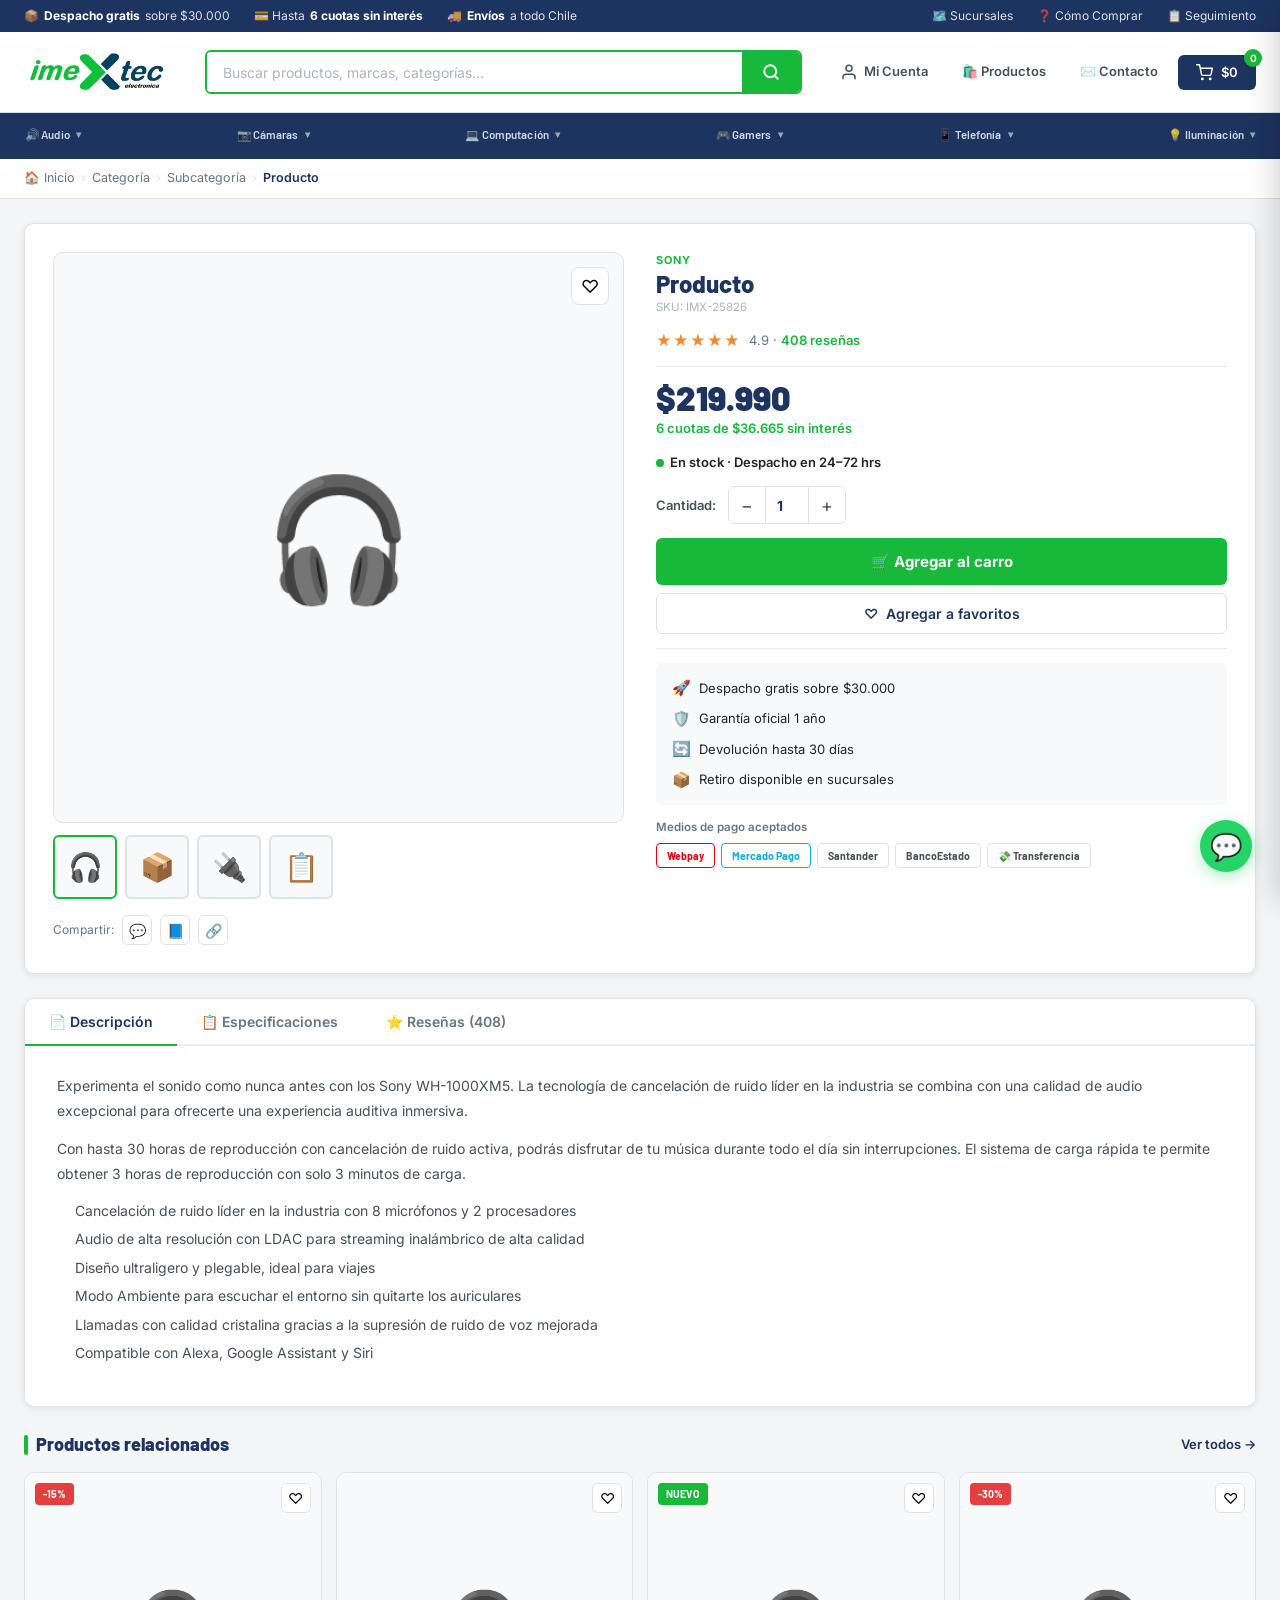
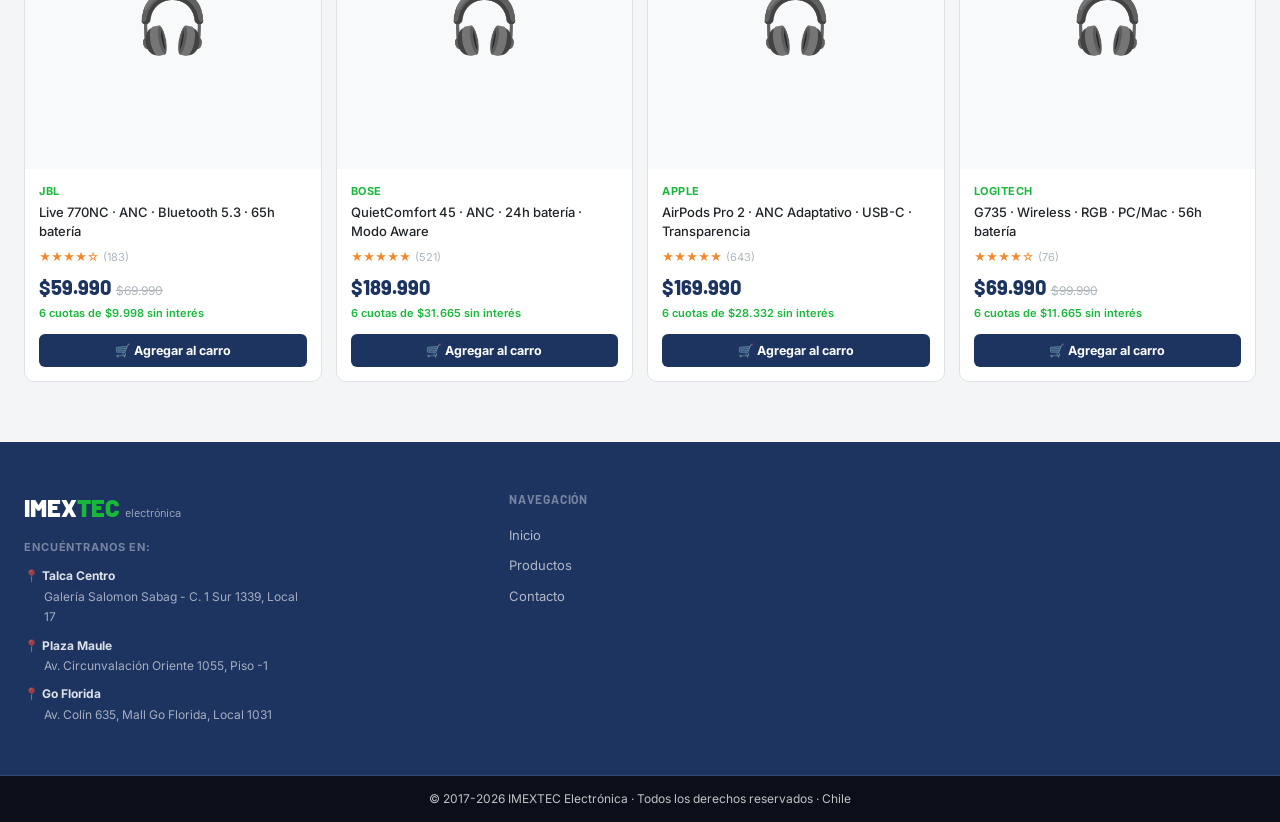
<file: pages/producto.html>
<!DOCTYPE html>
<html lang="es">
<head>
<meta charset="UTF-8">
<meta name="viewport" content="width=device-width, initial-scale=1.0">
<title>Producto | IMEXTEC Electrónica</title>
<link rel="preconnect" href="https://fonts.googleapis.com">
<link href="https://fonts.googleapis.com/css2?family=Inter:wght@400;500;600;700&family=Barlow:wght@500;600;700;800&display=swap" rel="stylesheet">
<link rel="stylesheet" href="../css/styles.css">
<style>
/* ── BREADCRUMB ── */
.breadcrumb-bar{background:#fff;border-bottom:1px solid var(--gray-3)}
.breadcrumb{max-width:1320px;margin:0 auto;padding:10px 1.5rem;display:flex;align-items:center;gap:6px;font-size:12.5px;color:var(--gray-5);flex-wrap:wrap}
.breadcrumb a{color:var(--gray-5);transition:color .15s}
.breadcrumb a:hover{color:var(--green)}
.breadcrumb .sep{color:var(--gray-3)}
.breadcrumb .current{color:var(--navy);font-weight:600}

/* ── PRODUCT PAGE WRAPPER ── */
.prod-page{max-width:1320px;margin:0 auto;padding:24px 1.5rem 60px;display:flex;flex-direction:column;gap:24px}

/* ── PRODUCT MAIN SECTION ── */
.prod-main{display:grid;grid-template-columns:1fr 1fr;gap:32px;background:#fff;border:1px solid var(--gray-3);border-radius:var(--radius-md);padding:28px;box-shadow:var(--shadow)}

/* ── GALLERY ── */
.gallery{display:flex;flex-direction:column;gap:12px}
.gallery-main{aspect-ratio:1;background:var(--gray-1);border:1px solid var(--gray-3);border-radius:var(--radius-md);display:flex;align-items:center;justify-content:center;font-size:120px;position:relative;overflow:hidden;cursor:zoom-in}
.gallery-badge{position:absolute;top:14px;left:14px;font-size:11px;font-weight:700;padding:4px 10px;border-radius:4px;font-family:var(--font-head)}
.badge-red-lg{background:var(--red);color:#fff}
.badge-grn-lg{background:var(--green);color:#fff}
.badge-org-lg{background:var(--orange);color:#fff}
.gallery-wish{position:absolute;top:14px;right:14px;width:38px;height:38px;background:#fff;border:1px solid var(--gray-3);border-radius:8px;display:flex;align-items:center;justify-content:center;cursor:pointer;font-size:18px;transition:all .15s}
.gallery-wish:hover{border-color:var(--red);color:var(--red)}
.gallery-thumbs{display:flex;gap:8px}
.thumb{width:64px;height:64px;background:var(--gray-1);border:2px solid var(--gray-3);border-radius:var(--radius);display:flex;align-items:center;justify-content:center;font-size:28px;cursor:pointer;transition:all .15s;flex-shrink:0}
.thumb:hover,.thumb.active{border-color:var(--green)}
.gallery-share{display:flex;align-items:center;gap:8px;margin-top:4px}
.share-lbl{font-size:12px;color:var(--gray-5)}
.share-btn{width:30px;height:30px;border:1px solid var(--gray-3);border-radius:6px;background:#fff;display:flex;align-items:center;justify-content:center;font-size:14px;cursor:pointer;color:var(--gray-5);transition:all .15s}
.share-btn:hover{background:var(--navy);color:#fff;border-color:var(--navy)}

/* ── PRODUCT INFO ── */
.prod-info{display:flex;flex-direction:column;gap:14px}
.pi-brand{font-size:11px;font-weight:700;text-transform:uppercase;letter-spacing:.08em;color:var(--green)}
.pi-name{font-family:var(--font-head);font-size:24px;font-weight:800;color:var(--navy);line-height:1.25}
.pi-sku{font-size:11.5px;color:var(--gray-4)}
.pi-stars{display:flex;align-items:center;gap:8px}
.pi-stars .stars{color:#f6882a;font-size:15px;letter-spacing:1px}
.pi-stars .count{font-size:13px;color:var(--gray-5)}
.pi-stars .count a{color:var(--green);font-weight:600}
.pi-divider{border:none;border-top:1px solid var(--gray-2)}
.pi-price-block{display:flex;flex-direction:column;gap:4px}
.pi-price{font-family:var(--font-head);font-size:34px;font-weight:900;color:var(--navy);line-height:1}
.pi-price-row{display:flex;align-items:center;gap:10px;flex-wrap:wrap}
.pi-old{font-size:16px;color:var(--gray-4);text-decoration:line-through}
.pi-disc{background:var(--red);color:#fff;font-size:12px;font-weight:700;padding:3px 9px;border-radius:4px;font-family:var(--font-head)}
.pi-cuotas{font-size:13px;color:var(--green);font-weight:600}
.pi-stock{display:flex;align-items:center;gap:6px;font-size:13px;font-weight:600}
.stock-dot{width:8px;height:8px;border-radius:50%;background:var(--green);flex-shrink:0}
.stock-dot.low{background:var(--orange)}
.stock-dot.out{background:var(--red)}
.pi-qty-row{display:flex;align-items:center;gap:12px}
.qty-lbl{font-size:13px;font-weight:600;color:var(--gray-6)}
.qty-ctrl{display:flex;align-items:center;border:1px solid var(--gray-3);border-radius:var(--radius);overflow:hidden}
.qty-btn{width:36px;height:36px;background:#fff;border:none;font-size:18px;cursor:pointer;color:var(--gray-6);transition:all .15s;display:flex;align-items:center;justify-content:center}
.qty-btn:hover{background:var(--green);color:#fff}
.qty-input{width:44px;height:36px;border:none;border-left:1px solid var(--gray-3);border-right:1px solid var(--gray-3);text-align:center;font-size:14px;font-weight:700;font-family:var(--font);color:var(--navy);outline:none}
.pi-actions{display:flex;flex-direction:column;gap:8px}
.btn-cart{width:100%;background:var(--green);color:#fff;border-radius:var(--radius);padding:14px;font-weight:700;font-size:15px;display:flex;align-items:center;justify-content:center;gap:8px;transition:all .15s;border:none;cursor:pointer;font-family:var(--font)}
.btn-cart:hover{background:var(--green-h);transform:translateY(-1px);box-shadow:0 6px 20px rgba(24,184,58,.3)}
.btn-wishlist{width:100%;background:#fff;color:var(--navy);border:1.5px solid var(--gray-3);border-radius:var(--radius);padding:11px;font-weight:600;font-size:14px;display:flex;align-items:center;justify-content:center;gap:8px;transition:all .15s;cursor:pointer;font-family:var(--font)}
.btn-wishlist:hover{border-color:var(--red);color:var(--red)}
.pi-features{background:var(--gray-1);border-radius:var(--radius);padding:14px 16px;display:flex;flex-direction:column;gap:8px}
.pi-feat-item{display:flex;align-items:center;gap:8px;font-size:13px;color:var(--dark)}
.pi-feat-item .fi-ico{font-size:15px;flex-shrink:0}
.pi-payment{display:flex;flex-direction:column;gap:6px}
.pi-pay-lbl{font-size:11.5px;font-weight:600;color:var(--gray-5)}
.pi-pay-logos{display:flex;gap:6px;flex-wrap:wrap}
.pi-pay-pill{background:#fff;border:1px solid var(--gray-3);border-radius:4px;padding:4px 10px;font-size:10.5px;font-weight:700;color:var(--gray-6);font-family:var(--font-head)}

/* ── TABS ── */
.prod-tabs{background:#fff;border:1px solid var(--gray-3);border-radius:var(--radius-md);overflow:hidden;box-shadow:var(--shadow)}
.tab-nav{display:flex;border-bottom:2px solid var(--gray-2)}
.tab-nav-btn{padding:14px 24px;font-size:14px;font-weight:600;color:var(--gray-5);border:none;background:none;cursor:pointer;border-bottom:2px solid transparent;margin-bottom:-2px;font-family:var(--font);transition:all .15s}
.tab-nav-btn.active,.tab-nav-btn:hover{color:var(--navy);border-bottom-color:var(--green)}
.tab-pane{display:none;padding:28px 32px}
.tab-pane.active{display:block}

/* Descripción */
.tab-desc p{font-size:14px;color:var(--gray-6);line-height:1.75;margin-bottom:14px}
.tab-desc ul{margin:0 0 14px 18px;display:flex;flex-direction:column;gap:6px}
.tab-desc ul li{font-size:14px;color:var(--gray-6);line-height:1.6}

/* Especificaciones */
.specs-table{width:100%;border-collapse:collapse}
.specs-table tr:nth-child(even) td{background:var(--gray-1)}
.specs-table td{padding:10px 14px;font-size:13.5px;border-bottom:1px solid var(--gray-2)}
.specs-table td:first-child{font-weight:600;color:var(--navy);width:40%;white-space:nowrap}
.specs-table td:last-child{color:var(--gray-6)}

/* Reseñas */
.reviews-summary{display:flex;align-items:center;gap:32px;margin-bottom:24px;padding-bottom:24px;border-bottom:1px solid var(--gray-2)}
.rev-big{text-align:center}
.rev-score{font-family:var(--font-head);font-size:56px;font-weight:900;color:var(--navy);line-height:1}
.rev-stars-big{color:#f6882a;font-size:20px;letter-spacing:2px;margin:4px 0}
.rev-total{font-size:12px;color:var(--gray-5)}
.rev-bars{flex:1;display:flex;flex-direction:column;gap:6px}
.rev-bar-row{display:flex;align-items:center;gap:10px;font-size:12.5px}
.rev-bar-lbl{color:var(--gray-5);width:36px;text-align:right;white-space:nowrap}
.rev-bar-track{flex:1;height:8px;background:var(--gray-2);border-radius:4px;overflow:hidden}
.rev-bar-fill{height:100%;background:#f6882a;border-radius:4px}
.rev-bar-count{color:var(--gray-4);width:28px}
.review-card{border-bottom:1px solid var(--gray-2);padding:16px 0}
.review-card:last-child{border-bottom:none}
.rev-head{display:flex;align-items:center;justify-content:space-between;margin-bottom:6px}
.rev-user{font-weight:700;font-size:13.5px;color:var(--navy)}
.rev-date{font-size:12px;color:var(--gray-4)}
.rev-stars{color:#f6882a;font-size:13px;margin-bottom:6px}
.rev-text{font-size:13.5px;color:var(--gray-6);line-height:1.6}
.rev-helpful{font-size:12px;color:var(--gray-4);margin-top:8px}
.rev-helpful a{color:var(--green);font-weight:600}

/* ── RELATED PRODUCTS ── */
.related-section{}
.related-grid{display:grid;grid-template-columns:repeat(4,1fr);gap:14px}

@media(max-width:1024px){.prod-main{grid-template-columns:1fr}.related-grid{grid-template-columns:repeat(3,1fr)}}
@media(max-width:768px){.gallery-thumbs{flex-wrap:wrap}.tab-nav{overflow-x:auto}.tab-nav-btn{white-space:nowrap;padding:12px 16px}.related-grid{grid-template-columns:repeat(2,1fr)}.pi-name{font-size:20px}.pi-price{font-size:28px}.tab-pane{padding:20px 16px}}
</style>
</head>
<body>

<!-- TOP INFO BAR -->
<div class="top-bar">
  <div class="top-bar-inner">
    <div class="top-bar-left">
      <span>📦 <b>Despacho gratis</b> sobre $30.000</span>
      <span>💳 Hasta <b>6 cuotas sin interés</b></span>
      <span>🚚 <b>Envíos</b> a todo Chile</span>
    </div>
    <div class="top-bar-right">
      <a href="#">🗺️ Sucursales</a>
      <a href="#">❓ Cómo Comprar</a>
      <a href="#">📋 Seguimiento</a>
    </div>
  </div>
</div>

<!-- MAIN HEADER -->
<header>
  <div class="header-main">
    <a href="../index.html"><img class="logo-img" src="../images/logo.webp" alt="IMEXTEC Electrónica"></a>
    <div class="header-search">
      <input type="text" placeholder="Buscar productos, marcas, categorías...">
      <button>
        <svg width="18" height="18" viewBox="0 0 24 24" fill="none" stroke="currentColor" stroke-width="2.5" stroke-linecap="round" stroke-linejoin="round"><circle cx="11" cy="11" r="8"/><path d="m21 21-4.35-4.35"/></svg>
      </button>
    </div>
    <nav class="header-nav">
      <a href="#" class="hn-link">
        <svg viewBox="0 0 24 24" fill="none" stroke="currentColor" stroke-width="2" stroke-linecap="round" stroke-linejoin="round" width="18" height="18"><path d="M20 21v-2a4 4 0 0 0-4-4H8a4 4 0 0 0-4 4v2"/><circle cx="12" cy="7" r="4"/></svg>
        Mi Cuenta
      </a>
      <a href="productos.html" class="hn-link">🛍️ Productos</a>
      <a href="contacto.html" class="hn-link">✉️ Contacto</a>
      <button class="cart-btn">
        <svg width="17" height="17" viewBox="0 0 24 24" fill="none" stroke="currentColor" stroke-width="2" stroke-linecap="round" stroke-linejoin="round"><circle cx="9" cy="21" r="1"/><circle cx="20" cy="21" r="1"/><path d="M1 1h4l2.68 13.39a2 2 0 0 0 2 1.61h9.72a2 2 0 0 0 2-1.61L23 6H6"/></svg>
        $0 <span class="cart-badge" id="cart-count">0</span>
      </button>
    </nav>
  </div>
</header>

<!-- CATEGORY NAVBAR -->
<nav class="cat-navbar">
  <div class="cat-navbar-inner">
    <div class="cnav-item">
      <a href="#" class="cnav-link has-drop">🔊 Audio</a>
      <div class="cnav-dropdown">
        <a href="subcategoria.html?cat=Audio&sub=Audífonos+Con+Cable">🎧 Audífonos Con Cable</a>
        <a href="subcategoria.html?cat=Audio&sub=Audífonos+Inalámbricos">📻 Audífonos Inalámbricos</a>
        <a href="subcategoria.html?cat=Audio&sub=Cables+y+Accesorios">🔌 Cables y Accesorios</a>
        <a href="subcategoria.html?cat=Audio&sub=Micrófonos">🎙️ Micrófonos</a>
        <a href="subcategoria.html?cat=Audio&sub=Radios+y+Parlantes">📢 Radios y Parlantes</a>
      </div>
    </div>
    <div class="cnav-item">
      <a href="#" class="cnav-link has-drop">📷 Cámaras</a>
      <div class="cnav-dropdown">
        <a href="subcategoria.html?cat=Cámaras&sub=Accesorios+Cámaras">🎒 Accesorios Cámaras</a>
        <a href="subcategoria.html?cat=Cámaras&sub=Cámaras+de+Seguridad">🔐 Cámaras de Seguridad</a>
        <a href="subcategoria.html?cat=Cámaras&sub=Cámaras+Auto">🚗 Cámaras Auto</a>
      </div>
    </div>
    <div class="cnav-item">
      <a href="#" class="cnav-link has-drop">💻 Computación</a>
      <div class="cnav-dropdown">
        <a href="subcategoria.html?cat=Computación&sub=Accesorios+Computadores">🖥️ Accesorios Computadores</a>
        <a href="subcategoria.html?cat=Computación&sub=Almacenamiento">💾 Almacenamiento</a>
        <a href="subcategoria.html?cat=Computación&sub=Conectividad+y+Redes">📡 Conectividad y Redes</a>
        <a href="subcategoria.html?cat=Computación&sub=Mouse+y+Teclados">🖱️ Mouse y Teclados</a>
        <a href="subcategoria.html?cat=Computación&sub=Teclados">⌨️ Teclados</a>
      </div>
    </div>
    <div class="cnav-item">
      <a href="#" class="cnav-link has-drop">🎮 Gamers</a>
      <div class="cnav-dropdown">
        <a href="subcategoria.html?cat=Gamers&sub=Audífonos+Gamers">🎧 Audífonos Gamers</a>
        <a href="subcategoria.html?cat=Gamers&sub=Teclados+Gamers">⌨️ Teclados Gamers</a>
        <a href="subcategoria.html?cat=Gamers&sub=Mouse+Gamers">🖱️ Mouse Gamers</a>
        <a href="subcategoria.html?cat=Gamers&sub=Consolas+de+Juegos">🎮 Consolas de Juegos</a>
      </div>
    </div>
    <div class="cnav-item">
      <a href="#" class="cnav-link has-drop">📱 Telefonía</a>
      <div class="cnav-dropdown">
        <a href="subcategoria.html?cat=Telefonía&sub=Smartwatch+y+Smartband">⌚ Smartwatch y Smartband</a>
        <a href="subcategoria.html?cat=Telefonía&sub=Accesorios+Smartphone">📱 Accesorios Smartphone</a>
        <a href="subcategoria.html?cat=Telefonía&sub=Cargadores+Smartphones">⚡ Cargadores Smartphones</a>
        <a href="subcategoria.html?cat=Telefonía&sub=Baterías+Externas">🔋 Baterías Externas</a>
      </div>
    </div>
    <div class="cnav-item">
      <a href="#" class="cnav-link has-drop">💡 Iluminación</a>
      <div class="cnav-dropdown">
        <a href="subcategoria.html?cat=Iluminación&sub=Cintas+LED">💡 Cintas LED</a>
        <a href="subcategoria.html?cat=Iluminación&sub=Linternas+y+Focos+LED">🔦 Linternas y Focos LED</a>
      </div>
    </div>
  </div>
</nav>

<!-- BREADCRUMB -->
<div class="breadcrumb-bar">
  <nav class="breadcrumb">
    <a href="../index.html">🏠 Inicio</a>
    <span class="sep">›</span>
    <a href="#" id="bc-cat">Categoría</a>
    <span class="sep">›</span>
    <a href="#" id="bc-sub">Subcategoría</a>
    <span class="sep">›</span>
    <span class="current" id="bc-name">Producto</span>
  </nav>
</div>

<!-- PRODUCT PAGE -->
<div class="prod-page">

  <!-- MAIN: GALLERY + INFO -->
  <div class="prod-main">

    <!-- GALLERY -->
    <div class="gallery">
      <div class="gallery-main" id="galleryMain">
        <span class="gallery-badge badge-grn-lg" id="galleryBadge" style="display:none"></span>
        <button class="gallery-wish" id="galleryWish" title="Agregar a favoritos">♡</button>
        <span id="galleryEmoji" style="user-select:none">🎧</span>
      </div>
      <div class="gallery-thumbs">
        <div class="thumb active" onclick="selectThumb(this,'🎧')">🎧</div>
        <div class="thumb" onclick="selectThumb(this,'📦')">📦</div>
        <div class="thumb" onclick="selectThumb(this,'🔌')">🔌</div>
        <div class="thumb" onclick="selectThumb(this,'📋')">📋</div>
      </div>
      <div class="gallery-share">
        <span class="share-lbl">Compartir:</span>
        <button class="share-btn" title="WhatsApp">💬</button>
        <button class="share-btn" title="Facebook">📘</button>
        <button class="share-btn" title="Copiar link">🔗</button>
      </div>
    </div>

    <!-- PRODUCT INFO -->
    <div class="prod-info">
      <div>
        <div class="pi-brand" id="pi-brand">Sony</div>
        <h1 class="pi-name" id="pi-name">WH-1000XM5 · Audífonos Inalámbricos · Noise Cancelling · 30h batería</h1>
        <div class="pi-sku">SKU: <span id="pi-sku">IMX-00000</span></div>
      </div>

      <div class="pi-stars">
        <span class="stars">★★★★★</span>
        <span class="count">4.9 · <a href="#tab-reviews">408 reseñas</a></span>
      </div>

      <hr class="pi-divider">

      <div class="pi-price-block">
        <div class="pi-price-row">
          <span class="pi-price" id="pi-price">$219.990</span>
          <span class="pi-old" id="pi-old" style="display:none"></span>
          <span class="pi-disc" id="pi-disc" style="display:none"></span>
        </div>
        <div class="pi-cuotas" id="pi-cuotas">6 cuotas de $36.665 sin interés</div>
      </div>

      <div class="pi-stock">
        <span class="stock-dot"></span>
        En stock · Despacho en 24–72 hrs
      </div>

      <div class="pi-qty-row">
        <span class="qty-lbl">Cantidad:</span>
        <div class="qty-ctrl">
          <button class="qty-btn" onclick="changeQty(-1)">−</button>
          <input class="qty-input" type="number" id="qtyInput" value="1" min="1" max="99" readonly>
          <button class="qty-btn" onclick="changeQty(1)">+</button>
        </div>
      </div>

      <div class="pi-actions">
        <button class="btn-cart" onclick="handleAddToCart()">🛒 Agregar al carro</button>
        <button class="btn-wishlist" id="wishBtn" onclick="toggleWish()">♡ &nbsp;Agregar a favoritos</button>
      </div>

      <hr class="pi-divider">

      <div class="pi-features">
        <div class="pi-feat-item"><span class="fi-ico">🚀</span> Despacho gratis sobre $30.000</div>
        <div class="pi-feat-item"><span class="fi-ico">🛡️</span> Garantía oficial 1 año</div>
        <div class="pi-feat-item"><span class="fi-ico">🔄</span> Devolución hasta 30 días</div>
        <div class="pi-feat-item"><span class="fi-ico">📦</span> Retiro disponible en sucursales</div>
      </div>

      <div class="pi-payment">
        <div class="pi-pay-lbl">Medios de pago aceptados</div>
        <div class="pi-pay-logos">
          <span class="pi-pay-pill" style="color:#e30613;border-color:#e30613">Webpay</span>
          <span class="pi-pay-pill" style="color:#00b1ea;border-color:#00b1ea">Mercado Pago</span>
          <span class="pi-pay-pill">Santander</span>
          <span class="pi-pay-pill">BancoEstado</span>
          <span class="pi-pay-pill">💸 Transferencia</span>
        </div>
      </div>
    </div>

  </div>

  <!-- TABS -->
  <div class="prod-tabs">
    <div class="tab-nav">
      <button class="tab-nav-btn active" onclick="openTab('desc',this)">📄 Descripción</button>
      <button class="tab-nav-btn" onclick="openTab('specs',this)">📋 Especificaciones</button>
      <button class="tab-nav-btn" onclick="openTab('reviews',this)" id="tab-reviews">⭐ Reseñas (408)</button>
    </div>

    <!-- DESCRIPCIÓN -->
    <div class="tab-pane tab-desc active" id="pane-desc">
      <p id="desc-text">Experimenta el sonido como nunca antes con los Sony WH-1000XM5. La tecnología de cancelación de ruido líder en la industria se combina con una calidad de audio excepcional para ofrecerte una experiencia auditiva inmersiva.</p>
      <p>Con hasta 30 horas de reproducción con cancelación de ruido activa, podrás disfrutar de tu música durante todo el día sin interrupciones. El sistema de carga rápida te permite obtener 3 horas de reproducción con solo 3 minutos de carga.</p>
      <ul>
        <li>Cancelación de ruido líder en la industria con 8 micrófonos y 2 procesadores</li>
        <li>Audio de alta resolución con LDAC para streaming inalámbrico de alta calidad</li>
        <li>Diseño ultraligero y plegable, ideal para viajes</li>
        <li>Modo Ambiente para escuchar el entorno sin quitarte los auriculares</li>
        <li>Llamadas con calidad cristalina gracias a la supresión de ruido de voz mejorada</li>
        <li>Compatible con Alexa, Google Assistant y Siri</li>
      </ul>
    </div>

    <!-- ESPECIFICACIONES -->
    <div class="tab-pane" id="pane-specs">
      <table class="specs-table" id="specs-table">
        <tr><td>Marca</td><td id="spec-brand">Sony</td></tr>
        <tr><td>Modelo</td><td id="spec-model">WH-1000XM5</td></tr>
        <tr><td>Tipo</td><td>Audífonos Over-Ear Inalámbricos</td></tr>
        <tr><td>Conectividad</td><td>Bluetooth 5.2 · USB-C · Jack 3.5mm</td></tr>
        <tr><td>Cancelación de ruido</td><td>Activa (ANC) · 8 micrófonos</td></tr>
        <tr><td>Autonomía</td><td>30h con ANC · 40h sin ANC</td></tr>
        <tr><td>Carga rápida</td><td>3 min = 3h de uso</td></tr>
        <tr><td>Controladores</td><td>30mm</td></tr>
        <tr><td>Respuesta de frecuencia</td><td>4 Hz – 40.000 Hz</td></tr>
        <tr><td>Peso</td><td>250 g</td></tr>
        <tr><td>Colores</td><td>Negro · Platino Plateado</td></tr>
        <tr><td>Compatibilidad</td><td>Android · iOS · Windows · macOS</td></tr>
        <tr><td>Incluye</td><td>Audífonos · Cable USB-C · Cable audio 3.5mm · Estuche · Adaptador avión</td></tr>
        <tr><td>Garantía</td><td>1 año oficial Sony</td></tr>
      </table>
    </div>

    <!-- RESEÑAS -->
    <div class="tab-pane" id="pane-reviews">
      <div class="reviews-summary">
        <div class="rev-big">
          <div class="rev-score">4.9</div>
          <div class="rev-stars-big">★★★★★</div>
          <div class="rev-total">408 reseñas</div>
        </div>
        <div class="rev-bars">
          <div class="rev-bar-row"><span class="rev-bar-lbl">5 ★</span><div class="rev-bar-track"><div class="rev-bar-fill" style="width:82%"></div></div><span class="rev-bar-count">334</span></div>
          <div class="rev-bar-row"><span class="rev-bar-lbl">4 ★</span><div class="rev-bar-track"><div class="rev-bar-fill" style="width:12%"></div></div><span class="rev-bar-count">49</span></div>
          <div class="rev-bar-row"><span class="rev-bar-lbl">3 ★</span><div class="rev-bar-track"><div class="rev-bar-fill" style="width:4%"></div></div><span class="rev-bar-count">16</span></div>
          <div class="rev-bar-row"><span class="rev-bar-lbl">2 ★</span><div class="rev-bar-track"><div class="rev-bar-fill" style="width:1%"></div></div><span class="rev-bar-count">5</span></div>
          <div class="rev-bar-row"><span class="rev-bar-lbl">1 ★</span><div class="rev-bar-track"><div class="rev-bar-fill" style="width:1%"></div></div><span class="rev-bar-count">4</span></div>
        </div>
      </div>

      <div class="review-card">
        <div class="rev-head"><span class="rev-user">Carlos M.</span><span class="rev-date">12 Abr 2026</span></div>
        <div class="rev-stars">★★★★★</div>
        <div class="rev-text">Increíbles audífonos. La cancelación de ruido es impresionante, ideal para trabajar en casa con ruido de fondo. El sonido es muy detallado y la batería dura más de lo prometido. Sin duda los mejores que he tenido.</div>
        <div class="rev-helpful">¿Te fue útil? <a href="#">Sí (24)</a> · <a href="#">No (1)</a></div>
      </div>

      <div class="review-card">
        <div class="rev-head"><span class="rev-user">Andrea R.</span><span class="rev-date">3 Mar 2026</span></div>
        <div class="rev-stars">★★★★★</div>
        <div class="rev-text">Los uso todos los días para trabajar y son perfectos. Se conectan instantáneamente al teléfono y la app de Sony permite ajustar mucho la experiencia. El micrófono para llamadas es excelente.</div>
        <div class="rev-helpful">¿Te fue útil? <a href="#">Sí (18)</a> · <a href="#">No (0)</a></div>
      </div>

      <div class="review-card">
        <div class="rev-head"><span class="rev-user">Felipe G.</span><span class="rev-date">18 Feb 2026</span></div>
        <div class="rev-stars">★★★★☆</div>
        <div class="rev-text">Excelente calidad de audio y muy cómodos para uso prolongado. Le saco un punto porque el estuche podría ser más rígido. De todas formas son los mejores en su rango de precio.</div>
        <div class="rev-helpful">¿Te fue útil? <a href="#">Sí (11)</a> · <a href="#">No (2)</a></div>
      </div>
    </div>
  </div>

  <!-- PRODUCTOS RELACIONADOS -->
  <div class="related-section">
    <div class="section-hd">
      <h2 class="section-ttl">Productos relacionados</h2>
      <a href="#" class="see-all">Ver todos →</a>
    </div>
    <div class="related-grid">

      <div class="prod-card">
        <div class="prod-img">
          <span class="badge-red">-15%</span>
          <button class="wish">♡</button>🎧
        </div>
        <div class="prod-body">
          <div class="prod-brand">JBL</div>
          <div class="prod-name">Live 770NC · ANC · Bluetooth 5.3 · 65h batería</div>
          <div class="prod-stars">★★★★☆ <span>(183)</span></div>
          <div><span class="prod-price">$59.990</span><span class="prod-old">$69.990</span></div>
          <div class="prod-cuotas">6 cuotas de $9.998 sin interés</div>
          <button class="add-btn">🛒 Agregar al carro</button>
        </div>
      </div>

      <div class="prod-card">
        <div class="prod-img">
          <button class="wish">♡</button>🎧
        </div>
        <div class="prod-body">
          <div class="prod-brand">Bose</div>
          <div class="prod-name">QuietComfort 45 · ANC · 24h batería · Modo Aware</div>
          <div class="prod-stars">★★★★★ <span>(521)</span></div>
          <div><span class="prod-price">$189.990</span></div>
          <div class="prod-cuotas">6 cuotas de $31.665 sin interés</div>
          <button class="add-btn">🛒 Agregar al carro</button>
        </div>
      </div>

      <div class="prod-card">
        <div class="prod-img">
          <span class="badge-grn">NUEVO</span>
          <button class="wish">♡</button>🎧
        </div>
        <div class="prod-body">
          <div class="prod-brand">Apple</div>
          <div class="prod-name">AirPods Pro 2 · ANC Adaptativo · USB-C · Transparencia</div>
          <div class="prod-stars">★★★★★ <span>(643)</span></div>
          <div><span class="prod-price">$169.990</span></div>
          <div class="prod-cuotas">6 cuotas de $28.332 sin interés</div>
          <button class="add-btn">🛒 Agregar al carro</button>
        </div>
      </div>

      <div class="prod-card">
        <div class="prod-img">
          <span class="badge-red">-30%</span>
          <button class="wish">♡</button>🎧
        </div>
        <div class="prod-body">
          <div class="prod-brand">Logitech</div>
          <div class="prod-name">G735 · Wireless · RGB · PC/Mac · 56h batería</div>
          <div class="prod-stars">★★★★☆ <span>(76)</span></div>
          <div><span class="prod-price">$69.990</span><span class="prod-old">$99.990</span></div>
          <div class="prod-cuotas">6 cuotas de $11.665 sin interés</div>
          <button class="add-btn">🛒 Agregar al carro</button>
        </div>
      </div>

    </div>
  </div>

</div>

<!-- FOOTER -->
<footer>
  <div class="footer-body">
    <div class="footer-brand">
      <div class="flogo">IMEX<span>TEC</span> <small style="font-size:12px;font-weight:400;opacity:.6">electrónica</small></div>
      <p style="font-size:11px;font-weight:700;text-transform:uppercase;letter-spacing:.08em;color:rgba(255,255,255,0.4);margin-bottom:10px">Encuéntranos en:</p>
      <ul style="font-size:12px;color:rgba(255,255,255,0.6);line-height:1.7;margin-bottom:18px;max-width:280px;list-style:none;display:flex;flex-direction:column;gap:8px">
        <li>📍 <b style="color:rgba(255,255,255,0.85)">Talca Centro</b><br><span style="padding-left:20px;display:block">Galería Salomon Sabag - C. 1 Sur 1339, Local 17</span></li>
        <li>📍 <b style="color:rgba(255,255,255,0.85)">Plaza Maule</b><br><span style="padding-left:20px;display:block">Av. Circunvalación Oriente 1055, Piso -1</span></li>
        <li>📍 <b style="color:rgba(255,255,255,0.85)">Go Florida</b><br><span style="padding-left:20px;display:block">Av. Colín 635, Mall Go Florida, Local 1031</span></li>
      </ul>
    </div>
    <div class="footer-col">
      <h4>Navegación</h4>
      <ul>
        <li><a href="../index.html">Inicio</a></li>
        <li><a href="productos.html">Productos</a></li>
        <li><a href="contacto.html">Contacto</a></li>
      </ul>
    </div>
  </div>
  <div class="footer-bottom">
    <div class="fbot-inner">
      <span class="fcopy">© 2017-2026 IMEXTEC Electrónica · Todos los derechos reservados · Chile</span>
    </div>
  </div>
</footer>

<a href="https://wa.me/56929993941" target="_blank" class="whatsapp-float" title="WhatsApp">💬</a>
<script src="../js/main.js"></script>
<script>
/* ── LEER PARÁMETROS URL ── */
(function() {
  const p = new URLSearchParams(window.location.search);
  const cat   = p.get('cat')   || 'Categoría';
  const sub   = p.get('sub')   || 'Subcategoría';
  const name  = p.get('name')  || 'Producto';
  const brand = p.get('brand') || '';
  const price = p.get('price') || '';
  const old   = p.get('old')   || '';
  const disc  = p.get('disc')  || '';
  const emoji = p.get('emoji') || '🎧';
  const badge = p.get('badge') || '';
  const sku   = p.get('sku')   || ('IMX-' + Math.floor(10000 + Math.random() * 90000));

  document.title = name + ' | IMEXTEC Electrónica';

  document.getElementById('bc-cat').textContent  = cat;
  document.getElementById('bc-cat').href = 'subcategoria.html?cat=' + encodeURIComponent(cat) + '&sub=' + encodeURIComponent(sub);
  document.getElementById('bc-sub').textContent  = sub;
  document.getElementById('bc-sub').href = 'subcategoria.html?cat=' + encodeURIComponent(cat) + '&sub=' + encodeURIComponent(sub);
  document.getElementById('bc-name').textContent = name;

  if (brand) { document.getElementById('pi-brand').textContent = brand; document.getElementById('spec-brand').textContent = brand; }
  document.getElementById('pi-name').textContent  = name;
  document.getElementById('pi-sku').textContent   = sku;
  document.getElementById('spec-model').textContent = name.split('·')[0].trim();
  document.getElementById('galleryEmoji').textContent = emoji;

  // Thumbnails
  document.querySelectorAll('.thumb').forEach((t,i) => { if (i===0) t.textContent = emoji; });

  if (price) {
    const n = parseInt(price);
    document.getElementById('pi-price').textContent = '$' + n.toLocaleString('es-CL');
    const cuota = Math.round(n / 6).toLocaleString('es-CL');
    document.getElementById('pi-cuotas').textContent = '6 cuotas de $' + cuota + ' sin interés';
  }
  if (old) {
    const el = document.getElementById('pi-old');
    el.textContent = '$' + parseInt(old).toLocaleString('es-CL');
    el.style.display = '';
  }
  if (disc) {
    const el = document.getElementById('pi-disc');
    el.textContent = '-' + disc + '%';
    el.style.display = '';
  }
  if (badge) {
    const el = document.getElementById('galleryBadge');
    el.textContent = badge;
    el.style.display = '';
    el.className = 'gallery-badge ' + (badge === 'NUEVO' ? 'badge-grn-lg' : badge.startsWith('-') ? 'badge-red-lg' : 'badge-org-lg');
  }
  if (name !== 'Producto') {
    document.getElementById('desc-text').textContent =
      'Descubre todo lo que ' + name.split('·')[0].trim() + ' tiene para ofrecerte. ' +
      'Un producto de calidad premium de la marca ' + (brand || cat) + ', diseñado para brindarte la mejor experiencia.';
  }
})();

/* ── TABS ── */
function openTab(id, btn) {
  document.querySelectorAll('.tab-pane').forEach(p => p.classList.remove('active'));
  document.querySelectorAll('.tab-nav-btn').forEach(b => b.classList.remove('active'));
  document.getElementById('pane-' + id).classList.add('active');
  btn.classList.add('active');
}

/* ── GALERÍA ── */
function selectThumb(el, emoji) {
  document.querySelectorAll('.thumb').forEach(t => t.classList.remove('active'));
  el.classList.add('active');
  document.getElementById('galleryEmoji').textContent = emoji;
}

/* ── CANTIDAD ── */
function changeQty(delta) {
  const input = document.getElementById('qtyInput');
  const val = Math.max(1, Math.min(99, parseInt(input.value) + delta));
  input.value = val;
}

/* ── CARRITO ── */
function handleAddToCart() {
  const name  = document.getElementById('pi-name')?.textContent  || 'Producto';
  const brand = document.getElementById('pi-brand')?.textContent || '';
  const ptxt  = document.getElementById('pi-price')?.textContent || '$0';
  const price = parseInt(ptxt.replace(/\D/g, '')) || 0;
  const emoji = document.getElementById('galleryEmoji')?.textContent || '📦';
  const qty   = parseInt(document.getElementById('qtyInput')?.value) || 1;

  for (let i = 0; i < qty; i++) addToCart(name, price, emoji, brand);

  const btn = document.querySelector('.btn-cart');
  const orig = btn.textContent;
  btn.textContent = '✔ ¡Agregado al carro!';
  btn.style.background = 'var(--navy)';
  setTimeout(() => { btn.textContent = orig; btn.style.background = ''; }, 2000);
}

/* ── FAVORITOS ── */
function toggleWish() {
  const btn = document.getElementById('wishBtn');
  const gw  = document.getElementById('galleryWish');
  if (btn.dataset.active) {
    btn.innerHTML = '♡ &nbsp;Agregar a favoritos';
    btn.style.borderColor = '';
    btn.style.color = '';
    gw.textContent = '♡';
    gw.style.color = '';
    delete btn.dataset.active;
  } else {
    btn.innerHTML = '♥ &nbsp;En tus favoritos';
    btn.style.borderColor = 'var(--red)';
    btn.style.color = 'var(--red)';
    gw.textContent = '♥';
    gw.style.color = 'var(--red)';
    btn.dataset.active = '1';
  }
}
</script>
</body>
</html>
</file>
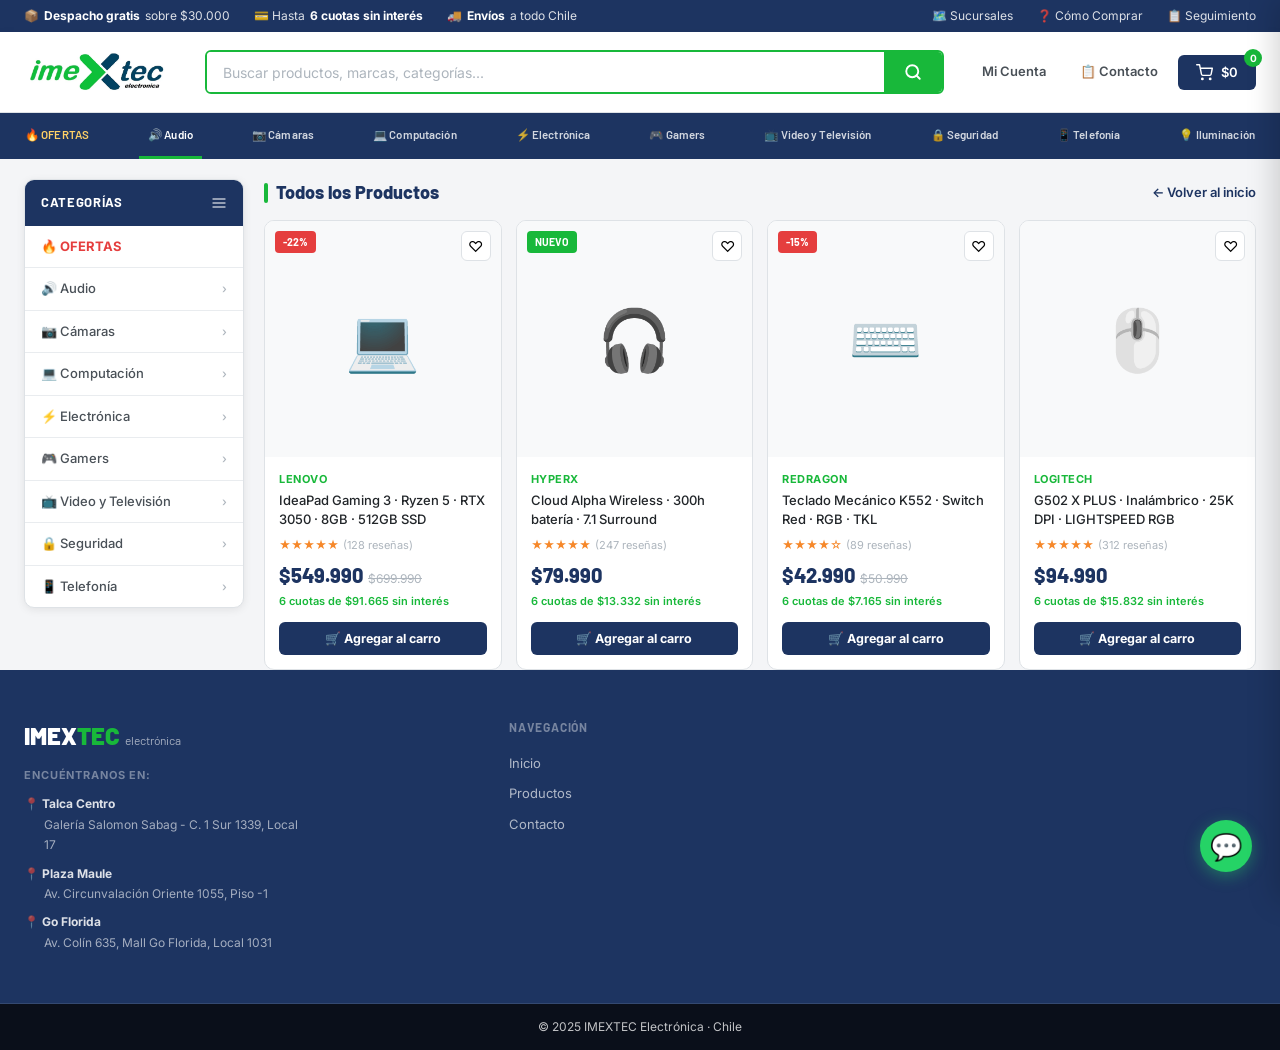
<file: pages/productos.html>
<!DOCTYPE html>
<html lang="es">
<head>
<meta charset="UTF-8">
<meta name="viewport" content="width=device-width, initial-scale=1.0">
<title>Productos | IMEXTEC Electrónica</title>
<link rel="preconnect" href="https://fonts.googleapis.com">
<link href="https://fonts.googleapis.com/css2?family=Inter:wght@400;500;600;700&family=Barlow:wght@500;600;700;800&display=swap" rel="stylesheet">
<link rel="stylesheet" href="../css/styles.css">
</head>
<body>

<!-- TOP INFO BAR -->
<div class="top-bar">
  <div class="top-bar-inner">
    <div class="top-bar-left">
      <span>📦 <b>Despacho gratis</b> sobre $30.000</span>
      <span>💳 Hasta <b>6 cuotas sin interés</b></span>
      <span>🚚 <b>Envíos</b> a todo Chile</span>
    </div>
    <div class="top-bar-right">
      <a href="#">🗺️ Sucursales</a>
      <a href="#">❓ Cómo Comprar</a>
      <a href="#">📋 Seguimiento</a>
    </div>
  </div>
</div>

<!-- MAIN HEADER -->
<header>
  <div class="header-main">
    <a href="../index.html"><img class="logo-img" src="../images/logo.webp" alt="IMEXTEC Electrónica"></a>
    <div class="header-search">
      <input type="text" placeholder="Buscar productos, marcas, categorías...">
      <button>
        <svg width="18" height="18" viewBox="0 0 24 24" fill="none" stroke="currentColor" stroke-width="2.5" stroke-linecap="round" stroke-linejoin="round"><circle cx="11" cy="11" r="8"/><path d="m21 21-4.35-4.35"/></svg>
      </button>
    </div>
    <nav class="header-nav">
      <a href="#" class="hn-link">Mi Cuenta</a>
      <a href="contacto.html" class="hn-link">📋 Contacto</a>
      <button class="cart-btn">
        <svg width="17" height="17" viewBox="0 0 24 24" fill="none" stroke="currentColor" stroke-width="2" stroke-linecap="round" stroke-linejoin="round"><circle cx="9" cy="21" r="1"/><circle cx="20" cy="21" r="1"/><path d="M1 1h4l2.68 13.39a2 2 0 0 0 2 1.61h9.72a2 2 0 0 0 2-1.61L23 6H6"/></svg>
        $0 <span class="cart-badge">0</span>
      </button>
    </nav>
  </div>
</header>

<!-- CATEGORY NAVBAR -->
<nav class="cat-navbar">
  <div class="cat-navbar-inner">
    <a href="#" class="cnav-link oferta">🔥 OFERTAS</a>
    <a href="#" class="cnav-link active">🔊 Audio</a>
    <a href="#" class="cnav-link">📷 Cámaras</a>
    <a href="#" class="cnav-link">💻 Computación</a>
    <a href="#" class="cnav-link">⚡ Electrónica</a>
    <a href="#" class="cnav-link">🎮 Gamers</a>
    <a href="#" class="cnav-link">📺 Video y Televisión</a>
    <a href="#" class="cnav-link">🔒 Seguridad</a>
    <a href="#" class="cnav-link">📱 Telefonía</a>
    <a href="#" class="cnav-link">💡 Iluminación</a>
  </div>
</nav>

<!-- MAIN PAGE -->
<div class="page">
  <aside class="sidebar">
    <div class="sidebar-title">CATEGORÍAS
      <svg viewBox="0 0 24 24" fill="none" stroke="currentColor" stroke-width="2" stroke-linecap="round" stroke-linejoin="round"><line x1="3" y1="6" x2="21" y2="6"/><line x1="3" y1="12" x2="21" y2="12"/><line x1="3" y1="18" x2="21" y2="18"/></svg>
    </div>
    <a href="#" class="sb-link oferta">🔥 OFERTAS</a>
    <a href="#" class="sb-link">🔊 Audio <span class="sb-chevron">›</span></a>
    <a href="#" class="sb-link">📷 Cámaras <span class="sb-chevron">›</span></a>
    <a href="#" class="sb-link">💻 Computación <span class="sb-chevron">›</span></a>
    <a href="#" class="sb-link">⚡ Electrónica <span class="sb-chevron">›</span></a>
    <a href="#" class="sb-link">🎮 Gamers <span class="sb-chevron">›</span></a>
    <a href="#" class="sb-link">📺 Video y Televisión <span class="sb-chevron">›</span></a>
    <a href="#" class="sb-link">🔒 Seguridad <span class="sb-chevron">›</span></a>
    <a href="#" class="sb-link">📱 Telefonía <span class="sb-chevron">›</span></a>
  </aside>

  <div class="main-content">
    <div>
      <div class="section-hd">
        <h2 class="section-ttl">Todos los Productos</h2>
        <a href="../index.html" class="see-all">← Volver al inicio</a>
      </div>
      <div class="prod-grid">
        <div class="prod-card">
          <div class="prod-img"><span class="badge-red">-22%</span><button class="wish">♡</button>💻</div>
          <div class="prod-body">
            <div class="prod-brand">Lenovo</div>
            <div class="prod-name">IdeaPad Gaming 3 · Ryzen 5 · RTX 3050 · 8GB · 512GB SSD</div>
            <div class="prod-stars">★★★★★ <span>(128 reseñas)</span></div>
            <div><span class="prod-price">$549.990</span><span class="prod-old">$699.990</span></div>
            <div class="prod-cuotas">6 cuotas de $91.665 sin interés</div>
            <button class="add-btn">🛒 Agregar al carro</button>
          </div>
        </div>
        <div class="prod-card">
          <div class="prod-img"><span class="badge-grn">NUEVO</span><button class="wish">♡</button>🎧</div>
          <div class="prod-body">
            <div class="prod-brand">HyperX</div>
            <div class="prod-name">Cloud Alpha Wireless · 300h batería · 7.1 Surround</div>
            <div class="prod-stars">★★★★★ <span>(247 reseñas)</span></div>
            <div><span class="prod-price">$79.990</span></div>
            <div class="prod-cuotas">6 cuotas de $13.332 sin interés</div>
            <button class="add-btn">🛒 Agregar al carro</button>
          </div>
        </div>
        <div class="prod-card">
          <div class="prod-img"><span class="badge-red">-15%</span><button class="wish">♡</button>⌨️</div>
          <div class="prod-body">
            <div class="prod-brand">Redragon</div>
            <div class="prod-name">Teclado Mecánico K552 · Switch Red · RGB · TKL</div>
            <div class="prod-stars">★★★★☆ <span>(89 reseñas)</span></div>
            <div><span class="prod-price">$42.990</span><span class="prod-old">$50.990</span></div>
            <div class="prod-cuotas">6 cuotas de $7.165 sin interés</div>
            <button class="add-btn">🛒 Agregar al carro</button>
          </div>
        </div>
        <div class="prod-card">
          <div class="prod-img"><button class="wish">♡</button>🖱️</div>
          <div class="prod-body">
            <div class="prod-brand">Logitech</div>
            <div class="prod-name">G502 X PLUS · Inalámbrico · 25K DPI · LIGHTSPEED RGB</div>
            <div class="prod-stars">★★★★★ <span>(312 reseñas)</span></div>
            <div><span class="prod-price">$94.990</span></div>
            <div class="prod-cuotas">6 cuotas de $15.832 sin interés</div>
            <button class="add-btn">🛒 Agregar al carro</button>
          </div>
        </div>
      </div>
    </div>
  </div>
</div>

<!-- FOOTER -->
<footer>
  <div class="footer-body">
    <div class="footer-brand">
      <div class="flogo">IMEX<span>TEC</span> <small style="font-size:12px;font-weight:400;opacity:.6">electrónica</small></div>
      <p style="font-size:11px;font-weight:700;text-transform:uppercase;letter-spacing:.08em;color:rgba(255,255,255,0.4);margin-bottom:10px">Encuéntranos en:</p>
      <ul style="font-size:12px;color:rgba(255,255,255,0.6);line-height:1.7;margin-bottom:18px;max-width:280px;list-style:none;display:flex;flex-direction:column;gap:8px">
        <li>📍 <b style="color:rgba(255,255,255,0.85)">Talca Centro</b><br><span style="padding-left:20px;display:block">Galería Salomon Sabag - C. 1 Sur 1339, Local 17</span></li>
        <li>📍 <b style="color:rgba(255,255,255,0.85)">Plaza Maule</b><br><span style="padding-left:20px;display:block">Av. Circunvalación Oriente 1055, Piso -1</span></li>
        <li>📍 <b style="color:rgba(255,255,255,0.85)">Go Florida</b><br><span style="padding-left:20px;display:block">Av. Colín 635, Mall Go Florida, Local 1031</span></li>
      </ul>
    </div>
    <div class="footer-col">
      <h4>Navegación</h4>
      <ul>
        <li><a href="../index.html">Inicio</a></li>
        <li><a href="productos.html">Productos</a></li>
        <li><a href="contacto.html">Contacto</a></li>
      </ul>
    </div>
  </div>
  <div class="footer-bottom">
    <div class="fbot-inner">
      <span class="fcopy">© 2025 IMEXTEC Electrónica · Chile</span>
    </div>
  </div>
</footer>

<a href="https://wa.me/56929993941" target="_blank" class="whatsapp-float" title="WhatsApp">💬</a>
<script src="../js/main.js"></script>
</body>
</html>
</file>
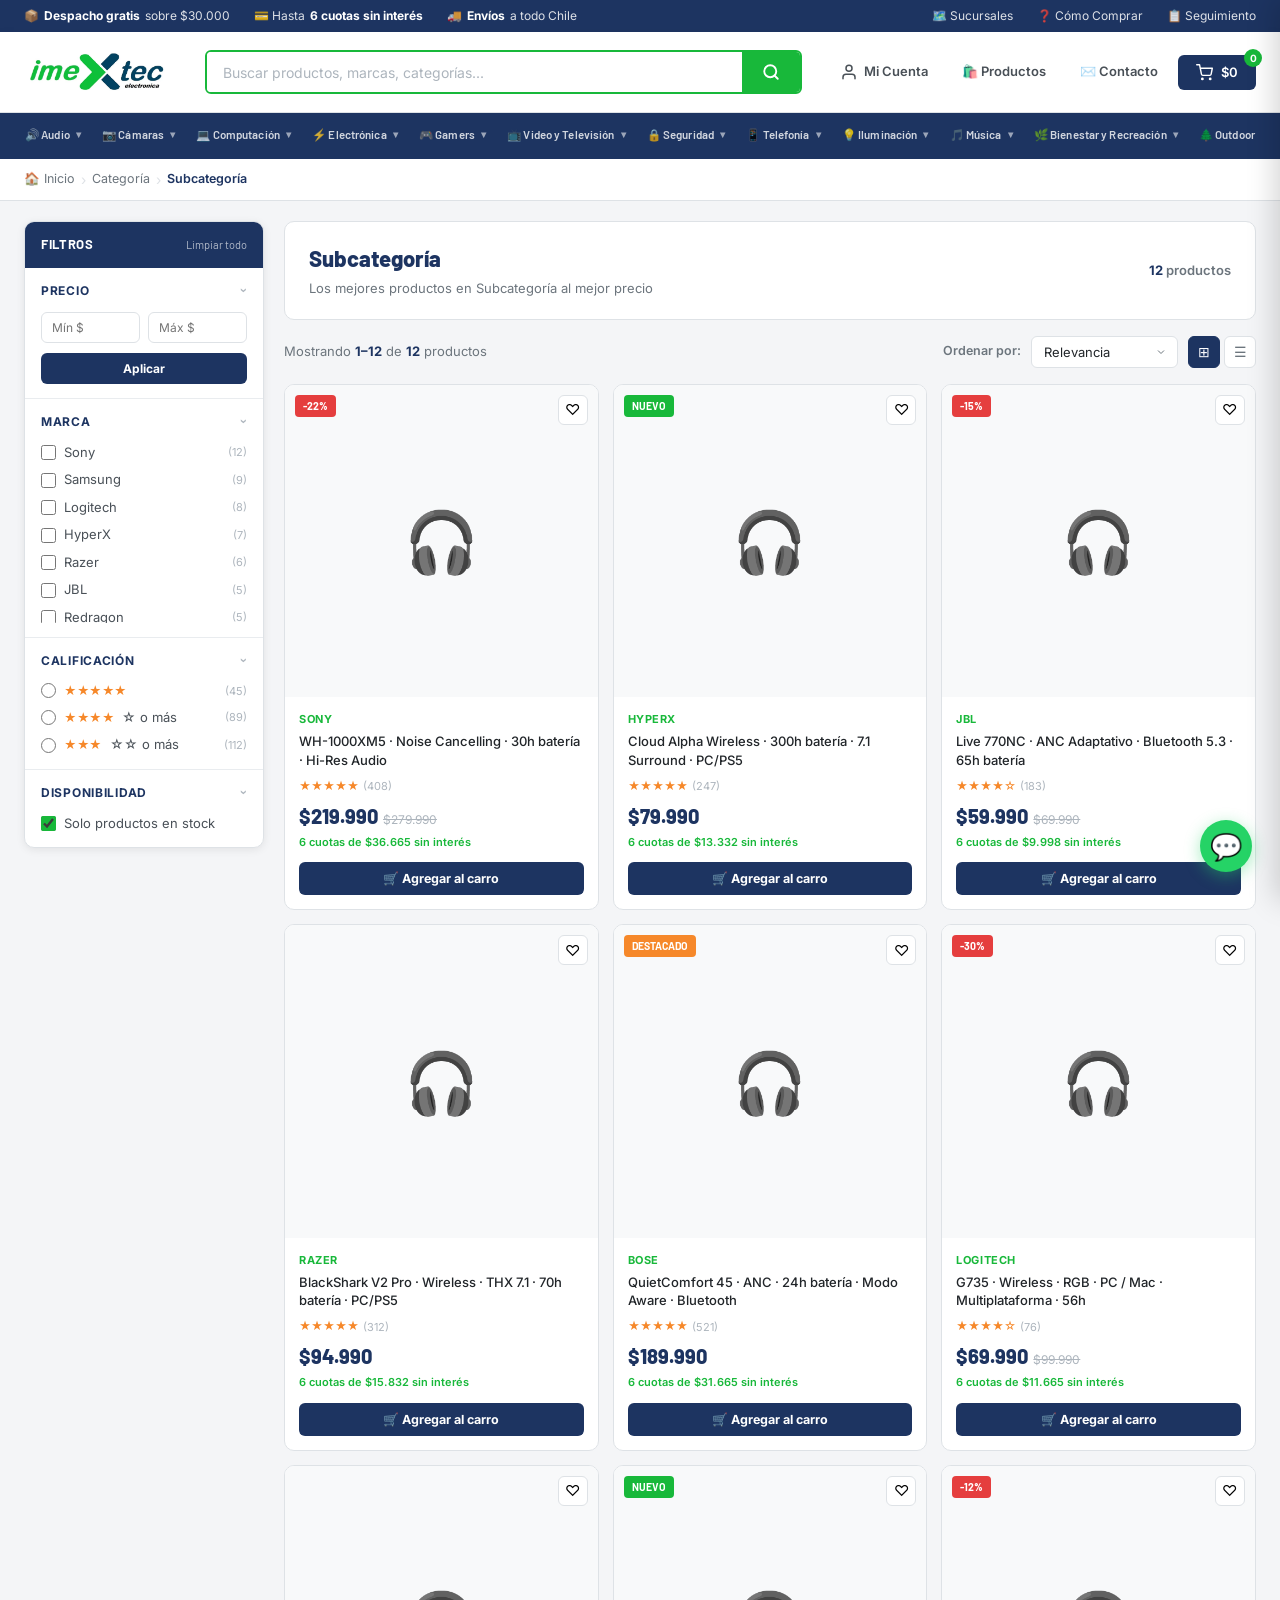
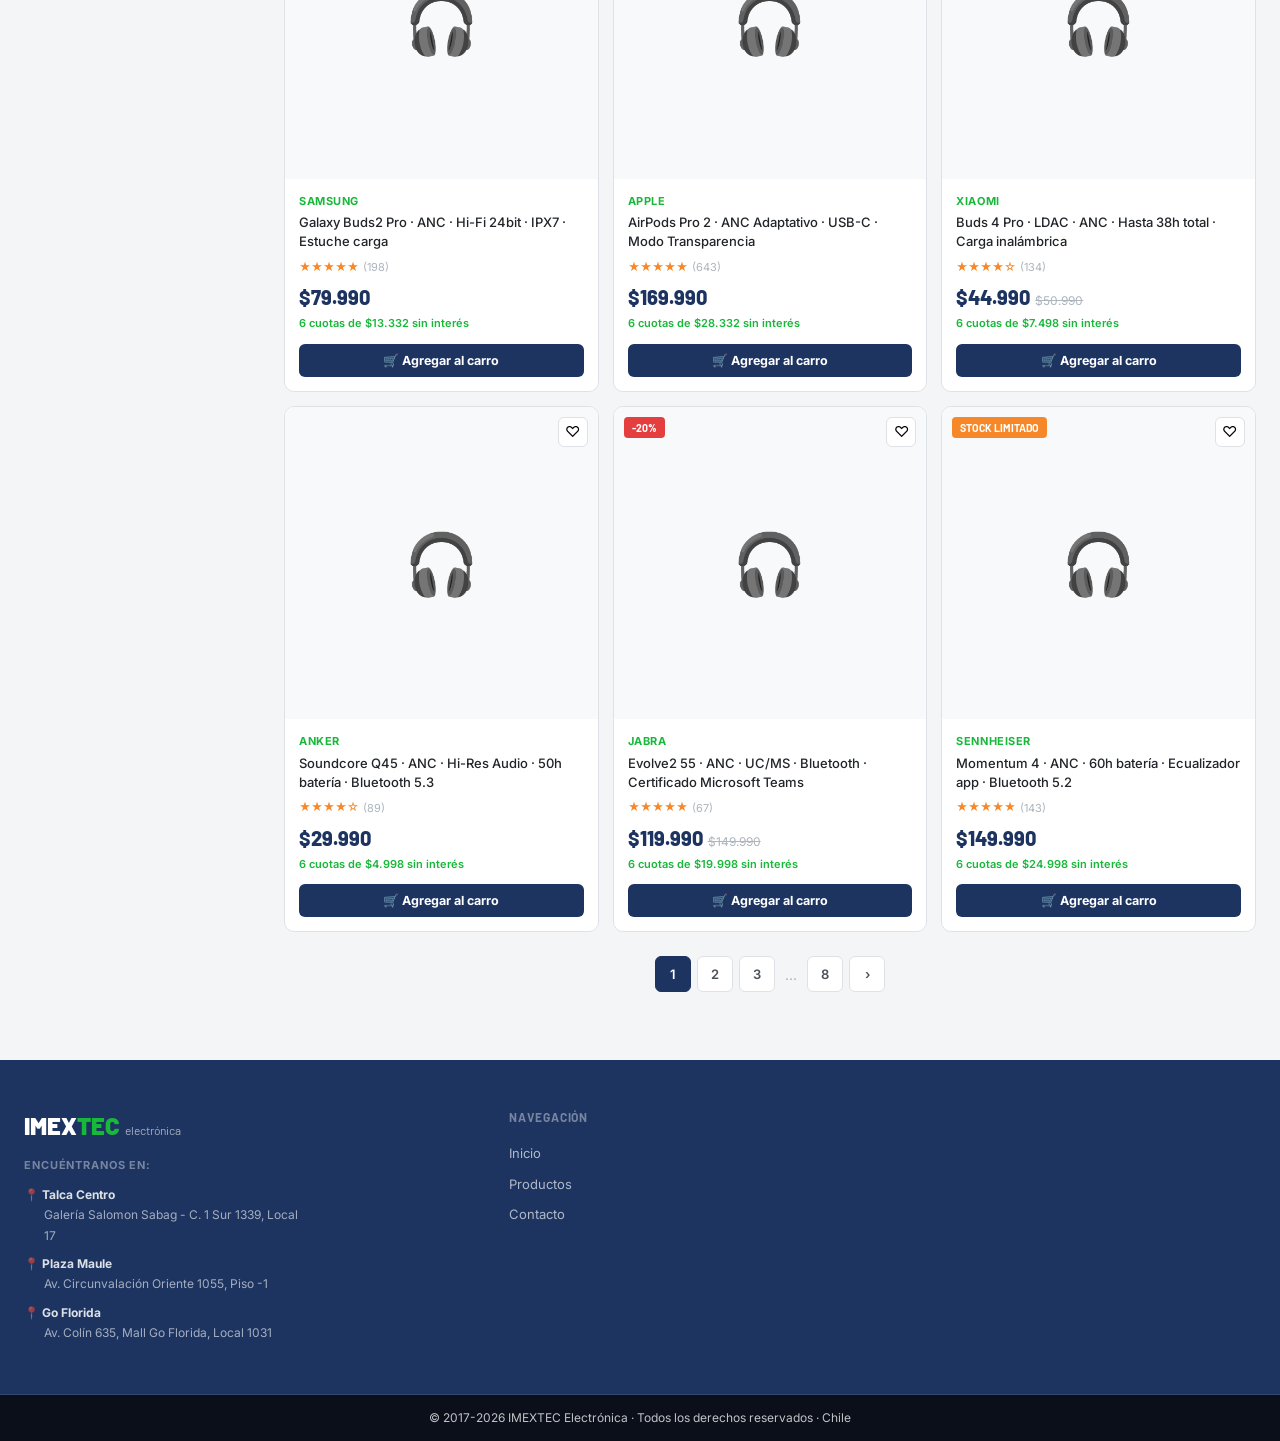
<file: pages/subcategoria.html>
<!DOCTYPE html>
<html lang="es">
<head>
<meta charset="UTF-8">
<meta name="viewport" content="width=device-width, initial-scale=1.0">
<title>Subcategoría | IMEXTEC Electrónica</title>
<link rel="preconnect" href="https://fonts.googleapis.com">
<link href="https://fonts.googleapis.com/css2?family=Inter:wght@400;500;600;700&family=Barlow:wght@500;600;700;800&display=swap" rel="stylesheet">
<link rel="stylesheet" href="../css/styles.css">
<style>
/* ── BREADCRUMB ── */
.breadcrumb-bar{background:#fff;border-bottom:1px solid var(--gray-3)}
.breadcrumb{max-width:1320px;margin:0 auto;padding:10px 1.5rem;display:flex;align-items:center;gap:6px;font-size:12.5px;color:var(--gray-5);flex-wrap:wrap}
.breadcrumb a{color:var(--gray-5);transition:color .15s}
.breadcrumb a:hover{color:var(--green)}
.breadcrumb .sep{color:var(--gray-3);font-size:14px}
.breadcrumb .current{color:var(--navy);font-weight:600}

/* ── SUB PAGE LAYOUT ── */
.sub-page{max-width:1320px;margin:0 auto;padding:20px 1.5rem 60px;display:grid;grid-template-columns:240px 1fr;gap:20px;align-items:start}

/* ── FILTER SIDEBAR ── */
.filter-sidebar{background:#fff;border:1px solid var(--gray-3);border-radius:var(--radius-md);overflow:hidden;box-shadow:var(--shadow);position:sticky;top:58px}
.filter-header{background:var(--navy);color:#fff;padding:13px 16px;font-family:var(--font-head);font-weight:700;font-size:13px;letter-spacing:.05em;text-transform:uppercase;display:flex;align-items:center;justify-content:space-between}
.filter-clear{font-size:11px;font-weight:400;opacity:.65;cursor:pointer;text-transform:none;letter-spacing:0;transition:opacity .15s}
.filter-clear:hover{opacity:1}
.filter-section{border-bottom:1px solid var(--gray-2);padding:14px 16px}
.filter-section:last-child{border-bottom:none}
.filter-section-title{font-size:12px;font-weight:700;text-transform:uppercase;letter-spacing:.06em;color:var(--navy);margin-bottom:12px;display:flex;align-items:center;justify-content:space-between;cursor:pointer}
.filter-section-title .arr{font-size:11px;color:var(--gray-4);transition:transform .2s}
.filter-section-title.open .arr{transform:rotate(90deg)}

/* Price range */
.price-inputs{display:grid;grid-template-columns:1fr 1fr;gap:8px;margin-bottom:10px}
.price-input{border:1px solid var(--gray-3);border-radius:var(--radius);padding:7px 10px;font-size:12px;font-family:var(--font);color:var(--dark);outline:none;width:100%;transition:border-color .15s}
.price-input:focus{border-color:var(--green)}
.price-sep{display:flex;align-items:center;justify-content:center;font-size:12px;color:var(--gray-4)}
.price-apply{width:100%;background:var(--navy);color:#fff;border-radius:var(--radius);padding:8px;font-size:12px;font-weight:700;cursor:pointer;transition:background .15s}
.price-apply:hover{background:var(--green)}

/* Brand checkboxes */
.brand-list{display:flex;flex-direction:column;gap:8px;max-height:180px;overflow-y:auto;scrollbar-width:thin}
.brand-list::-webkit-scrollbar{width:4px}
.brand-list::-webkit-scrollbar-thumb{background:var(--gray-3);border-radius:2px}
.brand-check{display:flex;align-items:center;gap:8px;cursor:pointer;font-size:13px;color:var(--gray-6);transition:color .15s}
.brand-check:hover{color:var(--navy)}
.brand-check input[type=checkbox]{accent-color:var(--green);width:15px;height:15px;cursor:pointer;flex-shrink:0}
.brand-check .bc-count{margin-left:auto;font-size:11px;color:var(--gray-4)}

/* Rating filter */
.rating-list{display:flex;flex-direction:column;gap:8px}
.rating-opt{display:flex;align-items:center;gap:8px;cursor:pointer;font-size:13px;color:var(--gray-6);transition:color .15s}
.rating-opt:hover{color:var(--navy)}
.rating-opt input[type=radio]{accent-color:var(--green);width:15px;height:15px;cursor:pointer;flex-shrink:0}
.stars-txt{color:#f6882a;font-size:12px;letter-spacing:-.5px}
.rating-opt .bc-count{margin-left:auto;font-size:11px;color:var(--gray-4)}

/* Stock */
.stock-check{display:flex;align-items:center;gap:8px;cursor:pointer;font-size:13px;color:var(--gray-6)}
.stock-check input[type=checkbox]{accent-color:var(--green);width:15px;height:15px;cursor:pointer}

/* ── MAIN COLUMN ── */
.sub-main{display:flex;flex-direction:column;gap:16px}

/* Category header */
.cat-header{background:#fff;border:1px solid var(--gray-3);border-radius:var(--radius-md);padding:20px 24px;display:flex;align-items:center;justify-content:space-between;gap:16px}
.cat-header-left h1{font-family:var(--font-head);font-size:22px;font-weight:800;color:var(--navy);margin-bottom:4px}
.cat-header-left p{font-size:13px;color:var(--gray-5)}
.cat-header-right{display:flex;align-items:center;gap:8px;flex-shrink:0}
.result-count{font-size:13px;font-weight:600;color:var(--gray-5);white-space:nowrap}
.result-count b{color:var(--navy)}

/* Results bar */
.results-bar{display:flex;align-items:center;justify-content:space-between;gap:12px;flex-wrap:wrap}
.results-info{font-size:13px;color:var(--gray-5)}
.results-info b{color:var(--navy)}
.sort-row{display:flex;align-items:center;gap:10px}
.sort-lbl{font-size:12.5px;font-weight:600;color:var(--gray-5);white-space:nowrap}
.sort-select{border:1px solid var(--gray-3);border-radius:var(--radius);padding:7px 12px;font-size:13px;font-family:var(--font);color:var(--dark);outline:none;cursor:pointer;background:#fff;transition:border-color .15s;appearance:none;padding-right:28px;background-image:url("data:image/svg+xml,%3Csvg xmlns='http://www.w3.org/2000/svg' width='12' height='12' viewBox='0 0 24 24' fill='none' stroke='%236c757d' stroke-width='2'%3E%3Cpath d='M6 9l6 6 6-6'/%3E%3C/svg%3E");background-repeat:no-repeat;background-position:right 10px center}
.sort-select:focus{border-color:var(--green)}
.view-btns{display:flex;gap:4px}
.view-btn{width:32px;height:32px;background:#fff;border:1px solid var(--gray-3);border-radius:var(--radius);display:flex;align-items:center;justify-content:center;cursor:pointer;color:var(--gray-5);transition:all .15s;font-size:14px}
.view-btn.active,.view-btn:hover{background:var(--navy);color:#fff;border-color:var(--navy)}

/* Active filters */
.active-filters{display:flex;align-items:center;gap:8px;flex-wrap:wrap}
.filter-tag{display:flex;align-items:center;gap:5px;background:var(--green-light);border:1px solid rgba(24,184,58,.25);color:var(--green);font-size:12px;font-weight:600;padding:4px 10px;border-radius:20px;cursor:pointer;transition:all .15s}
.filter-tag:hover{background:#fce8e8;border-color:rgba(229,62,62,.25);color:var(--red)}
.filter-tag .x{font-size:14px;line-height:1;margin-left:1px}

/* Product grid sub */
.sub-prod-grid{display:grid;grid-template-columns:repeat(3,1fr);gap:14px}

/* Pagination */
.pagination{display:flex;align-items:center;justify-content:center;gap:6px;padding:8px 0}
.page-btn{width:36px;height:36px;background:#fff;border:1px solid var(--gray-3);border-radius:var(--radius);display:flex;align-items:center;justify-content:center;font-size:13px;font-weight:600;color:var(--gray-6);cursor:pointer;transition:all .15s}
.page-btn:hover,.page-btn.active{background:var(--navy);color:#fff;border-color:var(--navy)}
.page-btn.active{pointer-events:none}
.page-dots{color:var(--gray-4);font-size:14px;padding:0 4px}

@media(max-width:1024px){.sub-page{grid-template-columns:1fr}.filter-sidebar{display:none}.sub-prod-grid{grid-template-columns:repeat(3,1fr)}}
@media(max-width:768px){.sub-prod-grid{grid-template-columns:repeat(2,1fr)}.cat-header{flex-direction:column;align-items:flex-start}.results-bar{flex-direction:column;align-items:flex-start}}
</style>
</head>
<body>

<!-- TOP INFO BAR -->
<div class="top-bar">
  <div class="top-bar-inner">
    <div class="top-bar-left">
      <span>📦 <b>Despacho gratis</b> sobre $30.000</span>
      <span>💳 Hasta <b>6 cuotas sin interés</b></span>
      <span>🚚 <b>Envíos</b> a todo Chile</span>
    </div>
    <div class="top-bar-right">
      <a href="#">🗺️ Sucursales</a>
      <a href="#">❓ Cómo Comprar</a>
      <a href="#">📋 Seguimiento</a>
    </div>
  </div>
</div>

<!-- MAIN HEADER -->
<header>
  <div class="header-main">
    <a href="../index.html"><img class="logo-img" src="../images/logo.webp" alt="IMEXTEC Electrónica"></a>
    <div class="header-search">
      <input type="text" id="searchInput" placeholder="Buscar productos, marcas, categorías...">
      <button>
        <svg width="18" height="18" viewBox="0 0 24 24" fill="none" stroke="currentColor" stroke-width="2.5" stroke-linecap="round" stroke-linejoin="round"><circle cx="11" cy="11" r="8"/><path d="m21 21-4.35-4.35"/></svg>
      </button>
    </div>
    <nav class="header-nav">
      <a href="#" class="hn-link">
        <svg viewBox="0 0 24 24" fill="none" stroke="currentColor" stroke-width="2" stroke-linecap="round" stroke-linejoin="round" width="18" height="18"><path d="M20 21v-2a4 4 0 0 0-4-4H8a4 4 0 0 0-4 4v2"/><circle cx="12" cy="7" r="4"/></svg>
        Mi Cuenta
      </a>
      <a href="productos.html" class="hn-link">🛍️ Productos</a>
      <a href="contacto.html" class="hn-link">✉️ Contacto</a>
      <button class="cart-btn">
        <svg width="17" height="17" viewBox="0 0 24 24" fill="none" stroke="currentColor" stroke-width="2" stroke-linecap="round" stroke-linejoin="round"><circle cx="9" cy="21" r="1"/><circle cx="20" cy="21" r="1"/><path d="M1 1h4l2.68 13.39a2 2 0 0 0 2 1.61h9.72a2 2 0 0 0 2-1.61L23 6H6"/></svg>
        $0 <span class="cart-badge" id="cart-count">0</span>
      </button>
    </nav>
  </div>
</header>

<!-- CATEGORY NAVBAR -->
<nav class="cat-navbar">
  <div class="cat-navbar-inner">
    <div class="cnav-item">
      <a href="#" class="cnav-link has-drop">🔊 Audio</a>
      <div class="cnav-dropdown">
        <a href="subcategoria.html?cat=Audio&sub=Audífonos+Con+Cable">🎧 Audífonos Con Cable</a>
        <a href="subcategoria.html?cat=Audio&sub=Audífonos+Inalámbricos">📻 Audífonos Inalámbricos</a>
        <a href="subcategoria.html?cat=Audio&sub=Cables+y+Accesorios">🔌 Cables y Accesorios</a>
        <a href="subcategoria.html?cat=Audio&sub=Micrófonos">🎙️ Micrófonos</a>
        <a href="subcategoria.html?cat=Audio&sub=Radios+y+Parlantes">📢 Radios y Parlantes</a>
      </div>
    </div>
    <div class="cnav-item">
      <a href="#" class="cnav-link has-drop">📷 Cámaras</a>
      <div class="cnav-dropdown">
        <a href="subcategoria.html?cat=Cámaras&sub=Accesorios+Cámaras">🎒 Accesorios Cámaras</a>
        <a href="subcategoria.html?cat=Cámaras&sub=Cámaras+de+Seguridad">🔐 Cámaras de Seguridad</a>
        <a href="subcategoria.html?cat=Cámaras&sub=Cámaras+Auto">🚗 Cámaras Auto</a>
      </div>
    </div>
    <div class="cnav-item">
      <a href="#" class="cnav-link has-drop">💻 Computación</a>
      <div class="cnav-dropdown">
        <a href="subcategoria.html?cat=Computación&sub=Accesorios+Computadores">🖥️ Accesorios Computadores</a>
        <a href="subcategoria.html?cat=Computación&sub=Almacenamiento">💾 Almacenamiento</a>
        <a href="subcategoria.html?cat=Computación&sub=Cables+Computación">🔌 Cables Computación</a>
        <a href="subcategoria.html?cat=Computación&sub=Cargadores+Notebook">🔋 Cargadores Notebook</a>
        <a href="subcategoria.html?cat=Computación&sub=Conectividad+y+Redes">📡 Conectividad y Redes</a>
        <a href="subcategoria.html?cat=Computación&sub=Mouse+y+Teclados">🖱️ Mouse y Teclados</a>
        <a href="subcategoria.html?cat=Computación&sub=Teclados">⌨️ Teclados</a>
      </div>
    </div>
    <div class="cnav-item">
      <a href="#" class="cnav-link has-drop">⚡ Electrónica</a>
      <div class="cnav-dropdown">
        <a href="subcategoria.html?cat=Electrónica&sub=Accesorios+Electrónica">🔧 Accesorios Electrónica</a>
        <a href="subcategoria.html?cat=Electrónica&sub=Pilas+y+Baterías">🔋 Pilas y Baterías</a>
        <a href="subcategoria.html?cat=Electrónica&sub=Cargadores+de+Pilas">⚡ Cargadores de Pilas</a>
        <a href="subcategoria.html?cat=Electrónica&sub=Cargadores+y+Transformadores">🔌 Cargadores y Transformadores</a>
        <a href="subcategoria.html?cat=Electrónica&sub=Calculadoras">🧮 Calculadoras</a>
      </div>
    </div>
    <div class="cnav-item">
      <a href="#" class="cnav-link has-drop">🎮 Gamers</a>
      <div class="cnav-dropdown">
        <a href="subcategoria.html?cat=Gamers&sub=Audífonos+Gamers">🎧 Audífonos Gamers</a>
        <a href="subcategoria.html?cat=Gamers&sub=Teclados+Gamers">⌨️ Teclados Gamers</a>
        <a href="subcategoria.html?cat=Gamers&sub=Accesorios+Gamers">🕹️ Accesorios Gamers</a>
        <a href="subcategoria.html?cat=Gamers&sub=Mouse+Gamers">🖱️ Mouse Gamers</a>
        <a href="subcategoria.html?cat=Gamers&sub=Joystick+y+Gamepad">🎮 Joystick y Gamepad</a>
        <a href="subcategoria.html?cat=Gamers&sub=Consolas+de+Juegos">🎮 Consolas de Juegos</a>
      </div>
    </div>
    <div class="cnav-item">
      <a href="#" class="cnav-link has-drop">📺 Video y Televisión</a>
      <div class="cnav-dropdown">
        <a href="subcategoria.html?cat=Video+y+Televisión&sub=Antenas+y+Controles+TV">📡 Antenas y Controles TV</a>
        <a href="subcategoria.html?cat=Video+y+Televisión&sub=Cables+y+Adaptadores">🔌 Cables y Adaptadores</a>
        <a href="subcategoria.html?cat=Video+y+Televisión&sub=Soportes+TV">🖥️ Soportes TV</a>
        <a href="subcategoria.html?cat=Video+y+Televisión&sub=TV+Box">📦 TV Box</a>
      </div>
    </div>
    <div class="cnav-item">
      <a href="#" class="cnav-link has-drop">🔒 Seguridad</a>
      <div class="cnav-dropdown">
        <a href="subcategoria.html?cat=Seguridad&sub=Accesorios+Seguridad">🛡️ Accesorios Seguridad</a>
        <a href="subcategoria.html?cat=Seguridad&sub=Timbres+y+Alarmas">🔔 Timbres y Alarmas</a>
        <a href="subcategoria.html?cat=Seguridad&sub=Radios+UHF/VHF">📻 Radios UHF/VHF</a>
      </div>
    </div>
    <div class="cnav-item">
      <a href="#" class="cnav-link has-drop">📱 Telefonía</a>
      <div class="cnav-dropdown">
        <a href="subcategoria.html?cat=Telefonía&sub=Smartwatch+y+Smartband">⌚ Smartwatch y Smartband</a>
        <a href="subcategoria.html?cat=Telefonía&sub=Accesorios+Smartphone">📱 Accesorios Smartphone</a>
        <a href="subcategoria.html?cat=Telefonía&sub=Cables+Smartphones">🔌 Cables Smartphones</a>
        <a href="subcategoria.html?cat=Telefonía&sub=Teléfono+Senior">📞 Teléfono Senior</a>
        <a href="subcategoria.html?cat=Telefonía&sub=Soportes+Celulares">🗜️ Soportes Celulares</a>
        <a href="subcategoria.html?cat=Telefonía&sub=Cargadores+Smartphones">⚡ Cargadores Smartphones</a>
        <a href="subcategoria.html?cat=Telefonía&sub=Baterías+Externas">🔋 Baterías Externas</a>
      </div>
    </div>
    <div class="cnav-item">
      <a href="#" class="cnav-link has-drop">💡 Iluminación</a>
      <div class="cnav-dropdown">
        <a href="subcategoria.html?cat=Iluminación&sub=Accesorios+Linternas">🔦 Accesorios Linternas</a>
        <a href="subcategoria.html?cat=Iluminación&sub=Punteros+Láser">🔴 Punteros Láser</a>
        <a href="subcategoria.html?cat=Iluminación&sub=Cintas+LED">💡 Cintas LED</a>
        <a href="subcategoria.html?cat=Iluminación&sub=Linternas+y+Focos+LED">🔦 Linternas y Focos LED</a>
        <a href="subcategoria.html?cat=Iluminación&sub=Luces+y+Accesorios+Fiesta">🎉 Luces y Accesorios Fiesta</a>
      </div>
    </div>
    <div class="cnav-item">
      <a href="#" class="cnav-link has-drop">🎵 Música</a>
      <div class="cnav-dropdown">
        <a href="subcategoria.html?cat=Música&sub=Instrumentos">🎸 Instrumentos</a>
      </div>
    </div>
    <div class="cnav-item">
      <a href="#" class="cnav-link has-drop">🌿 Bienestar y Recreación</a>
      <div class="cnav-dropdown">
        <a href="subcategoria.html?cat=Bienestar+y+Recreación&sub=Cuidado+Personal">💆 Cuidado Personal</a>
        <a href="subcategoria.html?cat=Bienestar+y+Recreación&sub=Recreación">🎯 Recreación</a>
      </div>
    </div>
    <a href="subcategoria.html?cat=Outdoor&sub=Outdoor" class="cnav-link">🌲 Outdoor</a>
  </div>
</nav>

<!-- BREADCRUMB -->
<div class="breadcrumb-bar">
  <nav class="breadcrumb">
    <a href="../index.html">🏠 Inicio</a>
    <span class="sep">›</span>
    <a href="#" id="bc-cat">Categoría</a>
    <span class="sep">›</span>
    <span class="current" id="bc-sub">Subcategoría</span>
  </nav>
</div>

<!-- SUB PAGE -->
<div class="sub-page">

  <!-- FILTER SIDEBAR -->
  <aside class="filter-sidebar">
    <div class="filter-header">
      Filtros
      <span class="filter-clear" onclick="clearFilters()">Limpiar todo</span>
    </div>

    <!-- PRECIO -->
    <div class="filter-section">
      <div class="filter-section-title open" onclick="toggleSection(this)">
        Precio <span class="arr">›</span>
      </div>
      <div class="price-inputs">
        <input class="price-input" type="number" id="priceMin" placeholder="Mín $">
        <input class="price-input" type="number" id="priceMax" placeholder="Máx $">
      </div>
      <button class="price-apply" onclick="applyPrice()">Aplicar</button>
    </div>

    <!-- MARCA -->
    <div class="filter-section">
      <div class="filter-section-title open" onclick="toggleSection(this)">
        Marca <span class="arr">›</span>
      </div>
      <div class="brand-list">
        <label class="brand-check"><input type="checkbox"> Sony <span class="bc-count">(12)</span></label>
        <label class="brand-check"><input type="checkbox"> Samsung <span class="bc-count">(9)</span></label>
        <label class="brand-check"><input type="checkbox"> Logitech <span class="bc-count">(8)</span></label>
        <label class="brand-check"><input type="checkbox"> HyperX <span class="bc-count">(7)</span></label>
        <label class="brand-check"><input type="checkbox"> Razer <span class="bc-count">(6)</span></label>
        <label class="brand-check"><input type="checkbox"> JBL <span class="bc-count">(5)</span></label>
        <label class="brand-check"><input type="checkbox"> Redragon <span class="bc-count">(5)</span></label>
        <label class="brand-check"><input type="checkbox"> Xiaomi <span class="bc-count">(4)</span></label>
        <label class="brand-check"><input type="checkbox"> Anker <span class="bc-count">(4)</span></label>
        <label class="brand-check"><input type="checkbox"> TP-Link <span class="bc-count">(3)</span></label>
      </div>
    </div>

    <!-- CALIFICACIÓN -->
    <div class="filter-section">
      <div class="filter-section-title open" onclick="toggleSection(this)">
        Calificación <span class="arr">›</span>
      </div>
      <div class="rating-list">
        <label class="rating-opt"><input type="radio" name="rating"> <span class="stars-txt">★★★★★</span> <span class="bc-count">(45)</span></label>
        <label class="rating-opt"><input type="radio" name="rating"> <span class="stars-txt">★★★★</span>☆ o más <span class="bc-count">(89)</span></label>
        <label class="rating-opt"><input type="radio" name="rating"> <span class="stars-txt">★★★</span>☆☆ o más <span class="bc-count">(112)</span></label>
      </div>
    </div>

    <!-- DISPONIBILIDAD -->
    <div class="filter-section">
      <div class="filter-section-title open" onclick="toggleSection(this)">
        Disponibilidad <span class="arr">›</span>
      </div>
      <label class="stock-check"><input type="checkbox" checked> Solo productos en stock</label>
    </div>
  </aside>

  <!-- MAIN COLUMN -->
  <div class="sub-main">

    <!-- CATEGORY HEADER -->
    <div class="cat-header">
      <div class="cat-header-left">
        <h1 id="page-heading">Subcategoría</h1>
        <p id="page-desc">Encuentra los mejores productos al mejor precio</p>
      </div>
      <div class="cat-header-right">
        <span class="result-count"><b id="result-count">12</b> productos</span>
      </div>
    </div>

    <!-- ACTIVE FILTERS -->
    <div class="active-filters" id="activeFilters" style="display:none">
      <span style="font-size:12px;font-weight:600;color:var(--gray-5)">Filtros activos:</span>
    </div>

    <!-- RESULTS BAR -->
    <div class="results-bar">
      <div class="results-info">Mostrando <b>1–12</b> de <b id="result-count2">12</b> productos</div>
      <div class="sort-row">
        <span class="sort-lbl">Ordenar por:</span>
        <select class="sort-select" onchange="handleSort(this.value)">
          <option value="relevancia">Relevancia</option>
          <option value="precio-asc">Menor precio</option>
          <option value="precio-desc">Mayor precio</option>
          <option value="vendidos">Más vendidos</option>
          <option value="nuevos">Más nuevos</option>
          <option value="rating">Mejor calificados</option>
        </select>
        <div class="view-btns">
          <button class="view-btn active" title="Cuadrícula" onclick="setView('grid',this)">⊞</button>
          <button class="view-btn" title="Lista" onclick="setView('list',this)">☰</button>
        </div>
      </div>
    </div>

    <!-- PRODUCT GRID -->
    <div class="sub-prod-grid" id="prodGrid">

      <div class="prod-card" onclick="goToProduct('Sony WH-1000XM5 · Noise Cancelling · 30h batería · Hi-Res Audio','Sony','219990','279990','22','🎧')" style="cursor:pointer">
        <div class="prod-img">
          <span class="badge-red">-22%</span>
          <button class="wish" onclick="event.stopPropagation()">♡</button>
          🎧
        </div>
        <div class="prod-body">
          <div class="prod-brand">Sony</div>
          <div class="prod-name">WH-1000XM5 · Noise Cancelling · 30h batería · Hi-Res Audio</div>
          <div class="prod-stars">★★★★★ <span>(408)</span></div>
          <div><span class="prod-price">$219.990</span><span class="prod-old">$279.990</span></div>
          <div class="prod-cuotas">6 cuotas de $36.665 sin interés</div>
          <button class="add-btn" onclick="event.stopPropagation()">🛒 Agregar al carro</button>
        </div>
      </div>

      <div class="prod-card" onclick="goToProduct('HyperX Cloud Alpha Wireless · 300h batería · 7.1 Surround · PC/PS5','HyperX','79990','','','🎧','NUEVO')" style="cursor:pointer">
        <div class="prod-img">
          <span class="badge-grn">NUEVO</span>
          <button class="wish" onclick="event.stopPropagation()">♡</button>
          🎧
        </div>
        <div class="prod-body">
          <div class="prod-brand">HyperX</div>
          <div class="prod-name">Cloud Alpha Wireless · 300h batería · 7.1 Surround · PC/PS5</div>
          <div class="prod-stars">★★★★★ <span>(247)</span></div>
          <div><span class="prod-price">$79.990</span></div>
          <div class="prod-cuotas">6 cuotas de $13.332 sin interés</div>
          <button class="add-btn" onclick="event.stopPropagation()">🛒 Agregar al carro</button>
        </div>
      </div>

      <div class="prod-card" onclick="goToProduct('JBL Live 770NC · ANC Adaptativo · Bluetooth 5.3 · 65h batería','JBL','59990','69990','15','🎧')" style="cursor:pointer">
        <div class="prod-img">
          <span class="badge-red">-15%</span>
          <button class="wish" onclick="event.stopPropagation()">♡</button>
          🎧
        </div>
        <div class="prod-body">
          <div class="prod-brand">JBL</div>
          <div class="prod-name">Live 770NC · ANC Adaptativo · Bluetooth 5.3 · 65h batería</div>
          <div class="prod-stars">★★★★☆ <span>(183)</span></div>
          <div><span class="prod-price">$59.990</span><span class="prod-old">$69.990</span></div>
          <div class="prod-cuotas">6 cuotas de $9.998 sin interés</div>
          <button class="add-btn" onclick="event.stopPropagation()">🛒 Agregar al carro</button>
        </div>
      </div>

      <div class="prod-card" onclick="goToProduct('Razer BlackShark V2 Pro · Wireless · THX 7.1 · 70h batería · PC/PS5','Razer','94990','','','🎧')" style="cursor:pointer">
        <div class="prod-img">
          <button class="wish" onclick="event.stopPropagation()">♡</button>
          🎧
        </div>
        <div class="prod-body">
          <div class="prod-brand">Razer</div>
          <div class="prod-name">BlackShark V2 Pro · Wireless · THX 7.1 · 70h batería · PC/PS5</div>
          <div class="prod-stars">★★★★★ <span>(312)</span></div>
          <div><span class="prod-price">$94.990</span></div>
          <div class="prod-cuotas">6 cuotas de $15.832 sin interés</div>
          <button class="add-btn" onclick="event.stopPropagation()">🛒 Agregar al carro</button>
        </div>
      </div>

      <div class="prod-card" onclick="goToProduct('Bose QuietComfort 45 · ANC · 24h batería · Modo Aware · Bluetooth','Bose','189990','','','🎧','DESTACADO')" style="cursor:pointer">
        <div class="prod-img">
          <span class="badge-org">DESTACADO</span>
          <button class="wish" onclick="event.stopPropagation()">♡</button>
          🎧
        </div>
        <div class="prod-body">
          <div class="prod-brand">Bose</div>
          <div class="prod-name">QuietComfort 45 · ANC · 24h batería · Modo Aware · Bluetooth</div>
          <div class="prod-stars">★★★★★ <span>(521)</span></div>
          <div><span class="prod-price">$189.990</span></div>
          <div class="prod-cuotas">6 cuotas de $31.665 sin interés</div>
          <button class="add-btn" onclick="event.stopPropagation()">🛒 Agregar al carro</button>
        </div>
      </div>

      <div class="prod-card" onclick="goToProduct('Logitech G735 · Wireless · RGB · PC/Mac · Multiplataforma · 56h','Logitech','69990','99990','30','🎧')" style="cursor:pointer">
        <div class="prod-img">
          <span class="badge-red">-30%</span>
          <button class="wish" onclick="event.stopPropagation()">♡</button>
          🎧
        </div>
        <div class="prod-body">
          <div class="prod-brand">Logitech</div>
          <div class="prod-name">G735 · Wireless · RGB · PC / Mac · Multiplataforma · 56h</div>
          <div class="prod-stars">★★★★☆ <span>(76)</span></div>
          <div><span class="prod-price">$69.990</span><span class="prod-old">$99.990</span></div>
          <div class="prod-cuotas">6 cuotas de $11.665 sin interés</div>
          <button class="add-btn" onclick="event.stopPropagation()">🛒 Agregar al carro</button>
        </div>
      </div>

      <div class="prod-card" onclick="goToProduct('Samsung Galaxy Buds2 Pro · ANC · Hi-Fi 24bit · IPX7 · Estuche carga','Samsung','79990','','','🎧')" style="cursor:pointer">
        <div class="prod-img">
          <button class="wish" onclick="event.stopPropagation()">♡</button>
          🎧
        </div>
        <div class="prod-body">
          <div class="prod-brand">Samsung</div>
          <div class="prod-name">Galaxy Buds2 Pro · ANC · Hi-Fi 24bit · IPX7 · Estuche carga</div>
          <div class="prod-stars">★★★★★ <span>(198)</span></div>
          <div><span class="prod-price">$79.990</span></div>
          <div class="prod-cuotas">6 cuotas de $13.332 sin interés</div>
          <button class="add-btn" onclick="event.stopPropagation()">🛒 Agregar al carro</button>
        </div>
      </div>

      <div class="prod-card" onclick="goToProduct('Apple AirPods Pro 2 · ANC Adaptativo · USB-C · Modo Transparencia','Apple','169990','','','🎧','NUEVO')" style="cursor:pointer">
        <div class="prod-img">
          <span class="badge-grn">NUEVO</span>
          <button class="wish" onclick="event.stopPropagation()">♡</button>
          🎧
        </div>
        <div class="prod-body">
          <div class="prod-brand">Apple</div>
          <div class="prod-name">AirPods Pro 2 · ANC Adaptativo · USB-C · Modo Transparencia</div>
          <div class="prod-stars">★★★★★ <span>(643)</span></div>
          <div><span class="prod-price">$169.990</span></div>
          <div class="prod-cuotas">6 cuotas de $28.332 sin interés</div>
          <button class="add-btn" onclick="event.stopPropagation()">🛒 Agregar al carro</button>
        </div>
      </div>

      <div class="prod-card" onclick="goToProduct('Xiaomi Buds 4 Pro · LDAC · ANC · Hasta 38h total · Carga inalámbrica','Xiaomi','44990','50990','12','🎧')" style="cursor:pointer">
        <div class="prod-img">
          <span class="badge-red">-12%</span>
          <button class="wish" onclick="event.stopPropagation()">♡</button>
          🎧
        </div>
        <div class="prod-body">
          <div class="prod-brand">Xiaomi</div>
          <div class="prod-name">Buds 4 Pro · LDAC · ANC · Hasta 38h total · Carga inalámbrica</div>
          <div class="prod-stars">★★★★☆ <span>(134)</span></div>
          <div><span class="prod-price">$44.990</span><span class="prod-old">$50.990</span></div>
          <div class="prod-cuotas">6 cuotas de $7.498 sin interés</div>
          <button class="add-btn" onclick="event.stopPropagation()">🛒 Agregar al carro</button>
        </div>
      </div>

      <div class="prod-card" onclick="goToProduct('Anker Soundcore Q45 · ANC · Hi-Res Audio · 50h batería · Bluetooth 5.3','Anker','29990','','','🎧')" style="cursor:pointer">
        <div class="prod-img">
          <button class="wish" onclick="event.stopPropagation()">♡</button>
          🎧
        </div>
        <div class="prod-body">
          <div class="prod-brand">Anker</div>
          <div class="prod-name">Soundcore Q45 · ANC · Hi-Res Audio · 50h batería · Bluetooth 5.3</div>
          <div class="prod-stars">★★★★☆ <span>(89)</span></div>
          <div><span class="prod-price">$29.990</span></div>
          <div class="prod-cuotas">6 cuotas de $4.998 sin interés</div>
          <button class="add-btn" onclick="event.stopPropagation()">🛒 Agregar al carro</button>
        </div>
      </div>

      <div class="prod-card" onclick="goToProduct('Jabra Evolve2 55 · ANC · UC/MS · Bluetooth · Certificado Microsoft Teams','Jabra','119990','149990','20','🎧')" style="cursor:pointer">
        <div class="prod-img">
          <span class="badge-red">-20%</span>
          <button class="wish" onclick="event.stopPropagation()">♡</button>
          🎧
        </div>
        <div class="prod-body">
          <div class="prod-brand">Jabra</div>
          <div class="prod-name">Evolve2 55 · ANC · UC/MS · Bluetooth · Certificado Microsoft Teams</div>
          <div class="prod-stars">★★★★★ <span>(67)</span></div>
          <div><span class="prod-price">$119.990</span><span class="prod-old">$149.990</span></div>
          <div class="prod-cuotas">6 cuotas de $19.998 sin interés</div>
          <button class="add-btn" onclick="event.stopPropagation()">🛒 Agregar al carro</button>
        </div>
      </div>

      <div class="prod-card" onclick="goToProduct('Sennheiser Momentum 4 · ANC · 60h batería · Ecualizador app · Bluetooth 5.2','Sennheiser','149990','','','🎧','STOCK LIMITADO')" style="cursor:pointer">
        <div class="prod-img">
          <span class="badge-org">STOCK LIMITADO</span>
          <button class="wish" onclick="event.stopPropagation()">♡</button>
          🎧
        </div>
        <div class="prod-body">
          <div class="prod-brand">Sennheiser</div>
          <div class="prod-name">Momentum 4 · ANC · 60h batería · Ecualizador app · Bluetooth 5.2</div>
          <div class="prod-stars">★★★★★ <span>(143)</span></div>
          <div><span class="prod-price">$149.990</span></div>
          <div class="prod-cuotas">6 cuotas de $24.998 sin interés</div>
          <button class="add-btn" onclick="event.stopPropagation()">🛒 Agregar al carro</button>
        </div>
      </div>

    </div>

    <!-- PAGINATION -->
    <div class="pagination">
      <button class="page-btn active">1</button>
      <button class="page-btn" onclick="changePage(this)">2</button>
      <button class="page-btn" onclick="changePage(this)">3</button>
      <span class="page-dots">…</span>
      <button class="page-btn" onclick="changePage(this)">8</button>
      <button class="page-btn" onclick="changePage(this)">›</button>
    </div>

  </div>
</div>

<!-- FOOTER -->
<footer>
  <div class="footer-body">
    <div class="footer-brand">
      <div class="flogo">IMEX<span>TEC</span> <small style="font-size:12px;font-weight:400;opacity:.6">electrónica</small></div>
      <p style="font-size:11px;font-weight:700;text-transform:uppercase;letter-spacing:.08em;color:rgba(255,255,255,0.4);margin-bottom:10px">Encuéntranos en:</p>
      <ul style="font-size:12px;color:rgba(255,255,255,0.6);line-height:1.7;margin-bottom:18px;max-width:280px;list-style:none;display:flex;flex-direction:column;gap:8px">
        <li>📍 <b style="color:rgba(255,255,255,0.85)">Talca Centro</b><br><span style="padding-left:20px;display:block">Galería Salomon Sabag - C. 1 Sur 1339, Local 17</span></li>
        <li>📍 <b style="color:rgba(255,255,255,0.85)">Plaza Maule</b><br><span style="padding-left:20px;display:block">Av. Circunvalación Oriente 1055, Piso -1</span></li>
        <li>📍 <b style="color:rgba(255,255,255,0.85)">Go Florida</b><br><span style="padding-left:20px;display:block">Av. Colín 635, Mall Go Florida, Local 1031</span></li>
      </ul>
    </div>
    <div class="footer-col">
      <h4>Navegación</h4>
      <ul>
        <li><a href="../index.html">Inicio</a></li>
        <li><a href="productos.html">Productos</a></li>
        <li><a href="contacto.html">Contacto</a></li>
      </ul>
    </div>
  </div>
  <div class="footer-bottom">
    <div class="fbot-inner">
      <span class="fcopy">© 2017-2026 IMEXTEC Electrónica · Todos los derechos reservados · Chile</span>
    </div>
  </div>
</footer>

<a href="https://wa.me/56929993941" target="_blank" class="whatsapp-float" title="WhatsApp">💬</a>
<script src="../js/main.js"></script>
<script>
/* ── LEER PARÁMETROS URL ── */
(function() {
  const p = new URLSearchParams(window.location.search);
  const cat = p.get('cat') || 'Categoría';
  const sub = p.get('sub') || 'Subcategoría';

  document.title = sub + ' | IMEXTEC Electrónica';
  document.getElementById('bc-cat').textContent = cat;
  document.getElementById('bc-cat').href = '#';
  document.getElementById('bc-sub').textContent = sub;
  document.getElementById('page-heading').textContent = sub;
  document.getElementById('page-desc').textContent = 'Los mejores productos en ' + sub + ' al mejor precio';
})();

/* ── TOGGLE SECCIÓN FILTRO ── */
function toggleSection(title) {
  title.classList.toggle('open');
  const content = title.nextElementSibling;
  if (content) content.style.display = title.classList.contains('open') ? '' : 'none';
}

/* ── APLICAR PRECIO ── */
function applyPrice() {
  const min = document.getElementById('priceMin').value;
  const max = document.getElementById('priceMax').value;
  if (min || max) {
    showFilterTag('Precio: $' + (min || '0') + ' – $' + (max || '∞'));
  }
}

/* ── MOSTRAR TAG DE FILTRO ACTIVO ── */
function showFilterTag(label) {
  const bar = document.getElementById('activeFilters');
  bar.style.display = 'flex';
  const tag = document.createElement('span');
  tag.className = 'filter-tag';
  tag.innerHTML = label + ' <span class="x">×</span>';
  tag.onclick = () => { tag.remove(); if (!bar.children.length || bar.children.length === 1) bar.style.display = 'none'; };
  bar.appendChild(tag);
}

/* ── LIMPIAR FILTROS ── */
function clearFilters() {
  document.querySelectorAll('.filter-sidebar input').forEach(i => { i.checked = false; i.value = ''; });
  document.getElementById('activeFilters').innerHTML = '<span style="font-size:12px;font-weight:600;color:var(--gray-5)">Filtros activos:</span>';
  document.getElementById('activeFilters').style.display = 'none';
}

/* ── SORT ── */
function handleSort(val) { /* sorting logic placeholder */ }

/* ── VIEW TOGGLE ── */
function setView(type, btn) {
  document.querySelectorAll('.view-btn').forEach(b => b.classList.remove('active'));
  btn.classList.add('active');
  const grid = document.getElementById('prodGrid');
  if (type === 'list') {
    grid.style.gridTemplateColumns = '1fr';
  } else {
    grid.style.gridTemplateColumns = '';
  }
}

/* ── PAGINACIÓN ── */
function changePage(btn) {
  document.querySelectorAll('.page-btn').forEach(b => b.classList.remove('active'));
  btn.classList.add('active');
  window.scrollTo({ top: 0, behavior: 'smooth' });
}

/* ── IR A DETALLE DE PRODUCTO ── */
function goToProduct(name, brand, price, old, disc, emoji, badge) {
  const p = new URLSearchParams(window.location.search);
  const params = new URLSearchParams({
    cat:   p.get('cat') || '',
    sub:   p.get('sub') || '',
    name:  name  || '',
    brand: brand || '',
    price: price || '',
    old:   old   || '',
    disc:  disc  || '',
    emoji: emoji || '🎧',
    badge: badge || ''
  });
  window.location.href = 'producto.html?' + params.toString();
}
</script>
</body>
</html>
</file>
<file: css/styles.css>
*,*::before,*::after{box-sizing:border-box;margin:0;padding:0}
:root{
  --green:#18b83a;
  --green-h:#12962e;
  --green-light:#e8f9ed;
  --navy:#1d3461;
  --navy-h:#152650;
  --navy-mid:#2a4a7c;
  --gray-bg:#f4f5f7;
  --gray-1:#f8f9fa;
  --gray-2:#e9ecef;
  --gray-3:#dee2e6;
  --gray-4:#adb5bd;
  --gray-5:#6c757d;
  --gray-6:#495057;
  --dark:#212529;
  --red:#e53e3e;
  --orange:#f6882a;
  --white:#fff;
  --radius:6px;
  --radius-md:10px;
  --shadow:0 2px 8px rgba(0,0,0,0.08);
  --shadow-md:0 4px 16px rgba(0,0,0,0.12);
  --font-head:'Barlow',sans-serif;
  --font:'Inter',sans-serif;
}
html{scroll-behavior:smooth}
body{font-family:var(--font);background:var(--gray-bg);color:var(--dark);font-size:14px;line-height:1.5;-webkit-font-smoothing:antialiased}
a{color:inherit;text-decoration:none}
img{display:block;max-width:100%}
button{cursor:pointer;border:none;outline:none;font-family:var(--font)}
ul{list-style:none}

/* ── TOP INFO BAR ── */
.top-bar{background:var(--navy);color:rgba(255,255,255,0.85);font-size:12px;padding:7px 0}
.top-bar-inner{max-width:1320px;margin:0 auto;padding:0 1.5rem;display:flex;align-items:center;justify-content:space-between;gap:1rem}
.top-bar-left{display:flex;align-items:center;gap:1.5rem}
.top-bar-left span{display:flex;align-items:center;gap:5px}
.top-bar-left span b{color:#fff}
.top-bar-right{display:flex;align-items:center;gap:1.5rem}
.top-bar-right a{color:rgba(255,255,255,0.85);display:flex;align-items:center;gap:5px;transition:color .15s}
.top-bar-right a:hover{color:#fff}

/* ── MAIN HEADER ── */
header{background:#fff;border-bottom:1px solid var(--gray-3);box-shadow:var(--shadow)}
.header-main{max-width:1320px;margin:0 auto;padding:0 1.5rem;display:flex;align-items:center;gap:1.5rem;height:80px}
.logo-img{height:52px;width:auto;object-fit:contain}
.header-search{flex:1;display:flex;border-radius:var(--radius);overflow:hidden;border:2px solid var(--green);height:44px}
.header-search input{flex:1;border:none;outline:none;padding:0 1rem;font-size:14px;font-family:var(--font);color:var(--dark);background:#fff}
.header-search input::placeholder{color:var(--gray-4)}
.header-search button{background:var(--green);color:#fff;padding:0 20px;font-size:18px;display:flex;align-items:center;justify-content:center;border-left:none;transition:background .15s}
.header-search button:hover{background:var(--green-h)}
.header-nav{display:flex;align-items:center;gap:6px}
.hn-link{padding:8px 14px;font-size:13px;font-weight:600;color:var(--gray-6);border-radius:var(--radius);display:flex;align-items:center;gap:6px;transition:all .15s;white-space:nowrap}
.hn-link:hover{background:var(--gray-1);color:var(--navy)}
.hn-link svg{width:18px;height:18px}
.cart-btn{background:var(--navy);color:#fff;padding:9px 18px;border-radius:var(--radius);font-weight:600;font-size:13px;display:flex;align-items:center;gap:8px;transition:background .15s;position:relative}
.cart-btn:hover{background:var(--navy-h)}
.cart-badge{background:var(--green);color:#fff;font-size:10px;font-weight:700;border-radius:50%;width:18px;height:18px;display:flex;align-items:center;justify-content:center;position:absolute;top:-6px;right:-6px}
.contact-info{display:flex;flex-direction:column;align-items:flex-end;gap:2px;font-size:12px}
.contact-info .ph{font-weight:700;color:var(--navy);font-size:14px;display:flex;align-items:center;gap:5px}
.contact-info .em{color:var(--gray-5)}

/* ── CAT NAVBAR ── */
.cat-navbar{background:var(--navy);position:sticky;top:0;z-index:900}
.cat-navbar-inner{max-width:1320px;margin:0 auto;padding:0 1rem;display:flex;align-items:center;justify-content:space-between;gap:0;overflow-x:auto;scrollbar-width:none}
.cat-navbar-inner::-webkit-scrollbar{display:none}
.cnav-link{padding:13px 9px;font-size:11.5px;font-weight:600;color:rgba(255,255,255,0.8);white-space:nowrap;border-bottom:3px solid transparent;display:flex;align-items:center;gap:4px;transition:all .15s;font-family:var(--font-head);letter-spacing:0.01em}
.cnav-link:hover,.cnav-link.active{color:#fff;border-bottom-color:var(--green)}
.cnav-link.oferta{color:#ffd166}
.cnav-link.oferta:hover{color:#ffd166;border-bottom-color:#ffd166}

/* ── DROPDOWN SUBMENÚ ── */
.cnav-item{position:relative}
.cnav-dropdown{display:none;position:fixed;background:#fff;border:1px solid var(--gray-3);border-radius:var(--radius-md);box-shadow:var(--shadow-md);min-width:200px;z-index:2000;padding:6px 0;animation:fadeDown .15s ease}
.cnav-dropdown.open{display:block}
@keyframes fadeDown{from{opacity:0;transform:translateY(-6px)}to{opacity:1;transform:translateY(0)}}
.cnav-dropdown a{display:block;padding:9px 18px;font-size:13px;font-weight:500;color:var(--gray-6);transition:all .15s;white-space:nowrap}
.cnav-dropdown a:hover{background:var(--green-light);color:var(--green);padding-left:24px}
.cnav-link.has-drop::after{content:'▾';font-size:10px;margin-left:2px;opacity:.7}

/* ── PAGE LAYOUT ── */
.page{max-width:1320px;margin:0 auto;padding:20px 1.5rem 0;display:grid;grid-template-columns:220px 1fr;gap:20px;align-items:start}
.full-sections{max-width:1320px;margin:0 auto;padding:20px 1.5rem 60px;display:flex;flex-direction:column;gap:20px}

/* ── SIDEBAR ── */
.sidebar{background:#fff;border-radius:var(--radius-md);border:1px solid var(--gray-3);overflow:hidden;box-shadow:var(--shadow)}
.sidebar-title{background:var(--navy);color:#fff;padding:13px 16px;font-family:var(--font-head);font-weight:700;font-size:13px;letter-spacing:0.05em;text-transform:uppercase;display:flex;align-items:center;justify-content:space-between}
.sidebar-title svg{width:16px;height:16px;opacity:.7}
.sb-link{display:flex;align-items:center;justify-content:space-between;padding:11px 16px;font-size:13px;font-weight:500;color:var(--gray-6);border-bottom:1px solid var(--gray-2);transition:all .15s;cursor:pointer}
.sb-link:last-child{border-bottom:none}
.sb-link:hover{color:var(--navy);background:var(--gray-1);padding-left:20px}
.sb-link.oferta{color:var(--red);font-weight:700}
.sb-link.oferta:hover{background:#fff5f5}
.sb-chevron{color:var(--gray-4);font-size:12px}

/* ── SIDEBAR ACORDEÓN ── */
.sb-item{border-bottom:1px solid var(--gray-2)}
.sb-item:last-child{border-bottom:none}
.sb-toggle{display:flex;align-items:center;justify-content:space-between;padding:11px 16px;font-size:13px;font-weight:500;color:var(--gray-6);cursor:pointer;transition:all .15s;width:100%;background:none;border:none;font-family:var(--font);text-align:left}
.sb-toggle:hover{color:var(--navy);background:var(--gray-1);padding-left:20px}
.sb-toggle.oferta{color:var(--red);font-weight:700}
.sb-toggle.oferta:hover{background:#fff5f5}
.sb-arrow{font-size:11px;color:var(--gray-4);transition:transform .2s;flex-shrink:0}
.sb-toggle.open .sb-arrow{transform:rotate(90deg);color:var(--green)}
.sb-toggle.open{color:var(--navy);background:var(--gray-1)}
.sb-submenu{display:none;background:var(--gray-1);border-top:1px solid var(--gray-2)}
.sb-submenu.open{display:block}
.sb-submenu a{display:block;padding:8px 16px 8px 28px;font-size:12.5px;color:var(--gray-5);transition:all .15s}
.sb-submenu a:hover{color:var(--green);padding-left:34px}

/* ── MAIN CONTENT ── */
.main-content{display:flex;flex-direction:column;gap:20px}

/* ── HERO SLIDER ── */
.hero-slider{position:relative;border-radius:var(--radius-md);overflow:hidden;background:var(--navy);min-height:320px;display:flex;align-items:stretch}
.hero-slide{display:flex;align-items:center;width:100%;padding:0 56px;gap:32px;position:relative;overflow:hidden}
.hero-slide::before{content:'';position:absolute;inset:0;background:linear-gradient(135deg,rgba(29,52,97,0.95) 40%,rgba(24,184,58,0.15) 100%)}
.hero-grid{position:absolute;inset:0;background-image:linear-gradient(rgba(255,255,255,0.03) 1px,transparent 1px),linear-gradient(90deg,rgba(255,255,255,0.03) 1px,transparent 1px);background-size:32px 32px}
.hero-text{position:relative;z-index:2;flex:1}
.hero-eyebrow{font-size:11px;font-weight:700;letter-spacing:0.1em;text-transform:uppercase;color:var(--green);margin-bottom:10px;display:flex;align-items:center;gap:8px}
.hero-eyebrow::before{content:'';width:24px;height:2px;background:var(--green)}
.hero-h{font-family:var(--font-head);font-size:34px;font-weight:800;color:#fff;line-height:1.15;margin-bottom:10px}
.hero-h .accent{color:var(--green)}
.hero-sub{color:rgba(255,255,255,0.7);font-size:13.5px;margin-bottom:22px}
.hero-price-row{display:flex;align-items:baseline;gap:10px;margin-bottom:22px}
.hero-price{font-family:var(--font-head);font-size:30px;font-weight:800;color:#fff}
.hero-old{font-size:15px;color:rgba(255,255,255,0.45);text-decoration:line-through}
.hero-disc{background:var(--red);color:#fff;font-size:11px;font-weight:700;padding:3px 8px;border-radius:4px;font-family:var(--font-head)}
.btn-green{background:var(--green);color:#fff;padding:11px 26px;border-radius:var(--radius);font-weight:700;font-size:13px;display:inline-flex;align-items:center;gap:7px;transition:all .15s}
.btn-green:hover{background:var(--green-h);transform:translateY(-1px);box-shadow:0 6px 18px rgba(24,184,58,0.3)}
.btn-outline-w{background:none;color:rgba(255,255,255,0.75);border:1px solid rgba(255,255,255,0.3);padding:11px 20px;border-radius:var(--radius);font-weight:600;font-size:13px;display:inline-flex;align-items:center;gap:7px;transition:all .15s}
.btn-outline-w:hover{border-color:#fff;color:#fff}
.hero-visual{position:relative;z-index:2;width:260px;height:260px;flex-shrink:0;display:flex;align-items:center;justify-content:center}
.hero-dots{position:absolute;bottom:16px;left:50%;transform:translateX(-50%);display:flex;gap:8px;z-index:3}
.dot-btn{width:8px;height:8px;border-radius:50%;background:rgba(255,255,255,0.3);border:none;cursor:pointer;transition:all .2s}
.dot-btn.active{background:var(--green);width:22px;border-radius:4px}

/* ── HERO SLIDER CON IMÁGENES ── */
.hero-slider{position:relative;border-radius:var(--radius-md);overflow:hidden;background:#0a1628;min-height:320px;display:flex;align-items:stretch}
.hero-slide-img{display:none;width:100%;flex-shrink:0}
.hero-slide-img.active{display:block}
.hero-slide-img img{width:100%;height:100%;object-fit:cover;display:block;max-height:420px}

.slider-cta{position:absolute;bottom:58px;right:24px;z-index:10;background:var(--green);color:#fff;font-family:var(--font-head);font-weight:700;font-size:14px;padding:12px 24px;border-radius:var(--radius);display:inline-flex;align-items:center;gap:8px;box-shadow:0 4px 18px rgba(24,184,58,0.45);transition:all .2s;text-decoration:none}
.slider-cta:hover{background:var(--green-h);transform:translateY(-2px);box-shadow:0 8px 24px rgba(24,184,58,0.5)}

.slider-arrow{position:absolute;top:50%;transform:translateY(-50%);background:rgba(0,0,0,0.45);color:#fff;border:none;width:44px;height:44px;border-radius:50%;font-size:28px;line-height:1;display:flex;align-items:center;justify-content:center;cursor:pointer;z-index:10;transition:background .2s;padding-bottom:2px}
.slider-arrow:hover{background:var(--green)}
.slider-prev{left:14px}
.slider-next{right:14px}

.slider-controls{position:absolute;bottom:14px;left:50%;transform:translateX(-50%);display:flex;align-items:center;gap:12px;z-index:10;background:rgba(0,0,0,0.35);padding:6px 14px;border-radius:20px;backdrop-filter:blur(4px)}
.slider-playpause{background:none;border:none;color:#fff;font-size:16px;cursor:pointer;padding:0;display:flex;align-items:center;transition:color .15s}
.slider-playpause:hover{color:var(--green)}
.hero-dots{position:static;transform:none;display:flex;gap:8px}
.dot-btn{width:8px;height:8px;border-radius:50%;background:rgba(255,255,255,0.4);border:none;cursor:pointer;transition:all .2s;padding:0}
.dot-btn.active{background:var(--green);width:22px;border-radius:4px}

/* ── PROMO STRIP ── */
.promo-strip{display:grid;grid-template-columns:1fr 1fr;gap:14px}
.promo-card{background:#fff;border:1px solid var(--gray-3);border-radius:var(--radius-md);padding:18px 22px;display:flex;align-items:center;gap:16px;cursor:pointer;transition:all .2s;position:relative;overflow:hidden}
.promo-card::after{content:'';position:absolute;top:0;left:0;width:4px;height:100%;background:var(--green)}
.promo-card:nth-child(2)::after{background:var(--navy)}
.promo-card:hover{box-shadow:var(--shadow-md);transform:translateY(-2px)}
.promo-icon{font-size:36px;flex-shrink:0}
.promo-tag{font-size:11px;font-weight:700;text-transform:uppercase;letter-spacing:0.06em;color:var(--green);margin-bottom:3px}
.promo-card:nth-child(2) .promo-tag{color:var(--navy)}
.promo-title{font-family:var(--font-head);font-size:17px;font-weight:800;color:var(--dark)}
.promo-sub{font-size:12px;color:var(--gray-5);margin-top:2px}

/* ── SECTION ── */
.section-hd{display:flex;align-items:center;justify-content:space-between;margin-bottom:14px}
.section-ttl{font-family:var(--font-head);font-size:18px;font-weight:800;color:var(--navy);display:flex;align-items:center;gap:8px}
.section-ttl::before{content:'';width:4px;height:20px;background:var(--green);border-radius:2px}
.see-all{font-size:13px;font-weight:600;color:var(--navy);display:flex;align-items:center;gap:4px;transition:gap .15s}
.see-all:hover{gap:8px;color:var(--green)}
.tab-pills{display:flex;gap:6px;flex-wrap:wrap}
.tab-pill{padding:5px 14px;border-radius:20px;font-size:12px;font-weight:600;border:1px solid var(--gray-3);color:var(--gray-5);background:#fff;cursor:pointer;transition:all .15s}
.tab-pill.active,.tab-pill:hover{background:var(--navy);color:#fff;border-color:var(--navy)}

/* ── PRODUCT GRID ── */
.prod-grid{display:grid;grid-template-columns:repeat(4,1fr);gap:14px}
.prod-card{background:#fff;border:1px solid var(--gray-3);border-radius:var(--radius-md);overflow:hidden;display:flex;flex-direction:column;transition:all .2s;position:relative}
.prod-card:hover{border-color:var(--green);box-shadow:var(--shadow-md);transform:translateY(-2px)}
.prod-img{aspect-ratio:1;background:var(--gray-1);display:flex;align-items:center;justify-content:center;font-size:60px;position:relative}
.badge-red{position:absolute;top:10px;left:10px;background:var(--red);color:#fff;font-size:10.5px;font-weight:700;padding:3px 8px;border-radius:4px;font-family:var(--font-head)}
.badge-grn{position:absolute;top:10px;left:10px;background:var(--green);color:#fff;font-size:10.5px;font-weight:700;padding:3px 8px;border-radius:4px;font-family:var(--font-head)}
.badge-org{position:absolute;top:10px;left:10px;background:var(--orange);color:#fff;font-size:10.5px;font-weight:700;padding:3px 8px;border-radius:4px;font-family:var(--font-head)}
.wish{position:absolute;top:10px;right:10px;background:#fff;border:1px solid var(--gray-3);border-radius:6px;width:30px;height:30px;display:flex;align-items:center;justify-content:center;cursor:pointer;font-size:15px;transition:all .15s}
.wish:hover{border-color:var(--red);color:var(--red)}
.prod-body{padding:14px;display:flex;flex-direction:column;flex:1}
.prod-brand{font-size:11px;font-weight:700;text-transform:uppercase;letter-spacing:0.05em;color:var(--green);margin-bottom:4px}
.prod-name{font-size:13px;font-weight:500;color:var(--dark);line-height:1.45;flex:1;margin-bottom:8px}
.prod-stars{color:#f6882a;font-size:11.5px;margin-bottom:6px;display:flex;align-items:center;gap:4px}
.prod-stars span{color:var(--gray-4);font-size:11px}
.prod-price{font-family:var(--font-head);font-size:20px;font-weight:800;color:var(--navy)}
.prod-old{font-size:12px;color:var(--gray-4);text-decoration:line-through;margin-left:5px}
.prod-cuotas{font-size:11px;color:var(--green);font-weight:600;margin:3px 0 12px}
.add-btn{width:100%;background:var(--navy);color:#fff;border-radius:var(--radius);padding:9px;font-weight:700;font-size:12.5px;display:flex;align-items:center;justify-content:center;gap:6px;transition:all .15s}
.add-btn:hover{background:var(--green)}

/* ── FEATURES ── */
.features{display:grid;grid-template-columns:repeat(4,1fr);gap:12px}
.feat{background:#fff;border:1px solid var(--gray-3);border-radius:var(--radius-md);padding:18px 16px;display:flex;align-items:center;gap:14px}
.feat-icon{width:44px;height:44px;background:var(--green-light);border-radius:10px;display:flex;align-items:center;justify-content:center;font-size:22px;flex-shrink:0}
.feat-ttl{font-weight:700;font-size:13px;color:var(--navy)}
.feat-sub{font-size:12px;color:var(--gray-5);margin-top:2px}

/* ── BRANDS ── */
.brands-bar{background:var(--navy);border-radius:var(--radius-md);padding:20px 32px;display:flex;align-items:center;justify-content:space-between;gap:1rem;box-shadow:var(--shadow-md)}
.brands-lbl{font-size:11px;font-weight:700;text-transform:uppercase;letter-spacing:0.1em;color:var(--green);white-space:nowrap;border-right:1px solid rgba(255,255,255,0.15);padding-right:20px}
.brand{font-family:var(--font-head);font-size:15px;font-weight:800;color:rgba(255,255,255,0.55);transition:all .2s;cursor:pointer;white-space:nowrap;letter-spacing:0.03em}
.brand:hover{color:#fff;transform:scale(1.08)}

/* ── BANNER OFERTA ── */
.oferta-banner{background:url('../images/banner.jpg') center/cover no-repeat;border-radius:var(--radius-md);padding:32px 40px;display:flex;align-items:center;justify-content:space-between;overflow:hidden;position:relative}
.oferta-banner::before{content:'';position:absolute;inset:0;background:none}
.ob-label{font-size:11px;font-weight:700;letter-spacing:.1em;text-transform:uppercase;color:var(--green);margin-bottom:6px;font-family:var(--font-head)}
.ob-title{font-family:var(--font-head);font-size:26px;font-weight:800;color:#fff;line-height:1.2;margin-bottom:6px}
.ob-sub{font-size:13px;color:rgba(255,255,255,0.65)}
.ob-circle{width:88px;height:88px;border-radius:50%;border:2px solid var(--green);display:flex;flex-direction:column;align-items:center;justify-content:center;font-family:var(--font-head);color:var(--green);flex-shrink:0}
.ob-circle .pct{font-size:26px;font-weight:900;line-height:1}
.ob-circle .off{font-size:10px;font-weight:700;letter-spacing:.05em}

/* ── CONTACT ── */
.contact-band{background:#fff;border:1px solid var(--gray-3);border-radius:var(--radius-md);padding:24px 32px;display:flex;align-items:center;justify-content:space-between;gap:16px}
.cb-text h3{font-family:var(--font-head);font-size:18px;font-weight:800;color:var(--navy);margin-bottom:4px}
.cb-text p{font-size:13px;color:var(--gray-5)}
.cb-items{display:flex;gap:12px}
.cb-item{display:flex;align-items:center;gap:10px;background:var(--gray-1);border:1px solid var(--gray-3);border-radius:var(--radius);padding:10px 16px}
.cb-item .ico{font-size:20px}
.cb-item .lbl{font-size:11px;color:var(--gray-4)}
.cb-item .val{font-weight:700;font-size:13.5px;color:var(--navy)}

/* ── FOOTER ── */
footer{background:var(--navy);color:#fff;margin-top:0}
.footer-body{max-width:1320px;margin:0 auto;padding:48px 1.5rem 32px;display:grid;grid-template-columns:2fr 1fr 1fr 1fr;gap:40px}
.footer-brand .flogo{font-family:var(--font-head);font-size:24px;font-weight:900;color:#fff;margin-bottom:12px}
.footer-brand .flogo span{color:var(--green)}
.footer-brand p{font-size:13px;color:rgba(255,255,255,0.6);line-height:1.7;margin-bottom:18px;max-width:260px}
.socials{display:flex;gap:8px}
.soc-btn{width:34px;height:34px;background:rgba(255,255,255,0.08);border:1px solid rgba(255,255,255,0.12);border-radius:var(--radius);display:flex;align-items:center;justify-content:center;font-size:15px;cursor:pointer;transition:all .15s}
.soc-btn:hover{background:var(--green);border-color:var(--green)}
.footer-col h4{font-family:var(--font-head);font-size:12px;font-weight:700;text-transform:uppercase;letter-spacing:.08em;color:rgba(255,255,255,0.4);margin-bottom:16px}
.footer-col li{margin-bottom:9px}
.footer-col a{font-size:13px;color:rgba(255,255,255,0.65);transition:color .15s}
.footer-col a:hover{color:#fff}
.footer-bottom{border-top:1px solid rgba(255,255,255,0.1)}
.fbot-pay{max-width:1320px;margin:0 auto;padding:20px 1.5rem 16px;display:flex;align-items:center;justify-content:space-between;gap:16px;border-bottom:1px solid rgba(255,255,255,0.07);flex-wrap:wrap}
.fbot-pay-lbl{font-size:11px;font-weight:700;text-transform:uppercase;letter-spacing:.08em;color:rgba(255,255,255,0.4);margin-bottom:10px}
.fbot-pay-logos{display:flex;align-items:center;gap:8px;flex-wrap:wrap}
.fpay-pill{background:rgba(255,255,255,0.08);border:1px solid rgba(255,255,255,0.15);border-radius:6px;padding:6px 12px;font-size:11px;font-weight:700;color:rgba(255,255,255,0.75);font-family:var(--font-head);text-align:center;line-height:1.3}
.fpay-pill small{font-size:9px;font-weight:400;opacity:.7;display:block}
.fpay-pill.webpay{border-color:#e30613;color:#e30613;background:rgba(227,6,19,0.08)}
.fpay-pill.mercado{border-color:#00b1ea;color:#00b1ea;background:rgba(0,177,234,0.08)}
.fpay-pill.santander{border-color:#ec0000;color:#ec0000;background:rgba(236,0,0,0.08)}
.fpay-pill.bancoestado{border-color:#f5a800;color:#f5a800;background:rgba(245,168,0,0.08)}
.fpay-pill.transferencia{color:rgba(255,255,255,0.7);font-weight:500}
.fbot-socials{display:flex;gap:8px;align-items:center}
.fsoc{width:36px;height:36px;background:rgba(255,255,255,0.08);border:1px solid rgba(255,255,255,0.15);border-radius:8px;display:flex;align-items:center;justify-content:center;color:rgba(255,255,255,0.6);transition:all .15s}
.fsoc:hover{background:var(--green);border-color:var(--green);color:#fff}
.fbot-inner{max-width:1320px;margin:0 auto;padding:14px 1.5rem;display:flex;align-items:center;justify-content:center;gap:12px;flex-wrap:wrap;background:#0a0f1a}
.fcopy{font-size:12px;color:rgba(255,255,255,0.75)}
.pay-pills{display:flex;gap:6px;align-items:center}
.pay-pill{background:rgba(255,255,255,0.08);border:1px solid rgba(255,255,255,0.15);border-radius:4px;padding:4px 10px;font-size:11px;font-weight:700;color:rgba(255,255,255,0.6);font-family:var(--font-head)}
/* ── CART DRAWER ── */
#cartOverlay{position:fixed;inset:0;background:rgba(0,0,0,0.45);z-index:1500;opacity:0;pointer-events:none;transition:opacity .3s}
#cartOverlay.open{opacity:1;pointer-events:all}
#cartDrawer{position:fixed;top:0;right:0;width:390px;max-width:95vw;height:100vh;background:#fff;z-index:1600;display:flex;flex-direction:column;box-shadow:-4px 0 28px rgba(0,0,0,0.18);transform:translateX(100%);transition:transform .32s cubic-bezier(.4,0,.2,1)}
#cartDrawer.open{transform:translateX(0)}
.cd-header{padding:18px 20px;border-bottom:1px solid var(--gray-3);display:flex;align-items:center;justify-content:space-between;flex-shrink:0}
.cd-title{font-family:var(--font-head);font-size:18px;font-weight:800;color:var(--navy);display:flex;align-items:center;gap:8px}
.cd-close{width:32px;height:32px;background:var(--gray-1);border:1px solid var(--gray-3);border-radius:6px;font-size:15px;cursor:pointer;display:flex;align-items:center;justify-content:center;transition:all .15s;color:var(--gray-6)}
.cd-close:hover{background:var(--gray-3)}
.cd-count{padding:8px 20px;font-size:12px;font-weight:600;color:var(--gray-5);background:var(--gray-1);border-bottom:1px solid var(--gray-2);flex-shrink:0}
.cd-empty{flex:1;display:flex;flex-direction:column;align-items:center;justify-content:center;padding:40px 20px;text-align:center}
.cd-empty-ico{font-size:52px;margin-bottom:14px;opacity:.5}
.cd-empty-ttl{font-family:var(--font-head);font-weight:800;font-size:16px;color:var(--navy);margin-bottom:6px}
.cd-empty-sub{font-size:13px;color:var(--gray-5)}
.cd-items{flex:1;overflow-y:auto;padding:8px 0;scrollbar-width:thin}
.cd-items::-webkit-scrollbar{width:4px}
.cd-items::-webkit-scrollbar-thumb{background:var(--gray-3);border-radius:2px}
.cart-item{display:flex;align-items:flex-start;gap:12px;padding:14px 20px;border-bottom:1px solid var(--gray-2);transition:background .15s}
.cart-item:hover{background:var(--gray-1)}
.ci-emoji{font-size:30px;width:50px;height:50px;background:var(--gray-1);border:1px solid var(--gray-3);border-radius:var(--radius);display:flex;align-items:center;justify-content:center;flex-shrink:0}
.ci-info{flex:1;min-width:0}
.ci-brand{font-size:10px;font-weight:700;text-transform:uppercase;letter-spacing:.06em;color:var(--green);margin-bottom:2px}
.ci-name{font-size:12.5px;font-weight:500;color:var(--dark);line-height:1.4;margin-bottom:5px;display:-webkit-box;-webkit-line-clamp:2;-webkit-box-orient:vertical;overflow:hidden}
.ci-price{font-family:var(--font-head);font-size:15px;font-weight:800;color:var(--navy)}
.ci-unit{font-size:11px;color:var(--gray-4);font-weight:400}
.ci-right{display:flex;flex-direction:column;align-items:flex-end;gap:8px;flex-shrink:0}
.ci-qty{display:flex;align-items:center;border:1px solid var(--gray-3);border-radius:var(--radius);overflow:hidden;background:#fff}
.ci-qty button{width:28px;height:28px;background:#fff;border:none;font-size:16px;cursor:pointer;color:var(--gray-6);display:flex;align-items:center;justify-content:center;transition:all .15s}
.ci-qty button:hover{background:var(--green);color:#fff}
.ci-qty span{width:28px;text-align:center;font-size:13px;font-weight:700;color:var(--navy)}
.ci-remove{background:none;border:none;font-size:16px;cursor:pointer;color:var(--gray-4);padding:2px;line-height:1;transition:color .15s}
.ci-remove:hover{color:var(--red)}
.cd-footer{padding:16px 20px 20px;border-top:2px solid var(--gray-2);flex-shrink:0;background:#fff}
.cd-subtotal{display:flex;align-items:center;justify-content:space-between;margin-bottom:4px}
.cd-subtotal-lbl{font-size:13px;font-weight:600;color:var(--gray-5)}
.cd-subtotal-val{font-family:var(--font-head);font-size:22px;font-weight:900;color:var(--navy)}
.cd-shipping{font-size:12px;color:var(--green);font-weight:600;margin-bottom:16px;display:flex;align-items:center;gap:5px}
.btn-checkout{width:100%;background:var(--green);color:#fff;border:none;border-radius:var(--radius);padding:14px;font-weight:700;font-size:15px;cursor:pointer;font-family:var(--font);transition:background .15s;margin-bottom:8px}
.btn-checkout:hover{background:var(--green-h)}
.btn-keep-shopping{width:100%;background:#fff;color:var(--navy);border:1.5px solid var(--gray-3);border-radius:var(--radius);padding:10px;font-weight:600;font-size:13px;cursor:pointer;font-family:var(--font);transition:all .15s;margin-bottom:8px}
.btn-keep-shopping:hover{border-color:var(--navy)}
.btn-clear-cart{width:100%;background:none;border:none;color:var(--gray-4);font-size:12px;cursor:pointer;font-family:var(--font);padding:4px;transition:color .15s}
.btn-clear-cart:hover{color:var(--red)}

.whatsapp-float{position:fixed;bottom:28px;right:28px;background:#25d366;color:#fff;width:52px;height:52px;border-radius:50%;display:flex;align-items:center;justify-content:center;font-size:26px;box-shadow:0 4px 16px rgba(37,211,102,0.4);cursor:pointer;z-index:999;text-decoration:none;transition:transform .2s}
.whatsapp-float:hover{transform:scale(1.1)}

/* ── CAMPAÑAS DESTACADAS ── */
.camp-grid{display:grid;grid-template-columns:1.6fr 1fr;gap:14px}
.camp-col{display:flex;flex-direction:column;gap:14px}
.camp-card{border-radius:var(--radius-md);padding:28px 24px;display:flex;align-items:center;justify-content:space-between;overflow:hidden;position:relative;cursor:pointer;transition:transform .2s,box-shadow .2s;min-height:160px}
.camp-card:hover{transform:translateY(-3px);box-shadow:0 8px 28px rgba(0,0,0,0.22)}
.camp-primary{background:linear-gradient(135deg,#1d3461 0%,#0e6e28 100%);min-height:220px}
.camp-secondary{background:linear-gradient(135deg,#1d3461 0%,#2a4a7c 100%)}
.camp-tertiary{background:linear-gradient(135deg,#0f3324 0%,#18b83a 100%)}
.camp-inner{position:relative;z-index:2;flex:1}
.camp-tag{font-size:11px;font-weight:700;text-transform:uppercase;letter-spacing:.08em;color:rgba(255,255,255,0.65);margin-bottom:8px}
.camp-title{font-family:var(--font-head);font-size:22px;font-weight:900;color:#fff;line-height:1.15;margin-bottom:8px}
.camp-primary .camp-title{font-size:28px}
.camp-sub{font-size:12px;color:rgba(255,255,255,0.68);line-height:1.4}
.camp-deco{font-size:72px;opacity:.28;position:absolute;right:20px;bottom:8px;pointer-events:none;line-height:1;user-select:none}
.camp-primary .camp-deco{font-size:100px;right:24px;bottom:4px}

/* ── OFERTAS DESTACADAS ── */
.ofertas-header{background:linear-gradient(135deg,#c0392b 0%,#e53e3e 100%);border-radius:var(--radius-md) var(--radius-md) 0 0;padding:18px 24px;display:flex;align-items:center;justify-content:space-between}
.ofertas-header .section-ttl{color:#fff}
.ofertas-header .section-ttl::before{background:#fff}
.ofertas-header .see-all{color:rgba(255,255,255,0.85)}
.ofertas-header .see-all:hover{color:#fff;gap:8px}
.ofertas-body{background:#fff;border:1px solid var(--gray-3);border-top:none;border-radius:0 0 var(--radius-md) var(--radius-md);padding:16px}

@media(max-width:1024px){
  .page{grid-template-columns:1fr}
  .sidebar{display:none}
  .prod-grid{grid-template-columns:repeat(3,1fr)}
  .features{grid-template-columns:repeat(2,1fr)}
  .footer-body{grid-template-columns:1fr 1fr}
  .camp-grid{grid-template-columns:1fr}
  .camp-primary{min-height:180px}
}
@media(max-width:768px){
  .hero-slide{padding:0 24px}
  .hero-visual{width:160px;height:160px}
  .prod-grid{grid-template-columns:repeat(2,1fr)}
  .promo-strip{grid-template-columns:1fr}
  .oferta-banner{flex-direction:column;text-align:center}
  .contact-band{flex-direction:column;text-align:center}
  .cb-items{flex-wrap:wrap;justify-content:center}
  .footer-body{grid-template-columns:1fr}
  .header-main{flex-wrap:wrap;height:auto;padding:12px 1rem;gap:10px}
  .contact-info{display:none}
}
</file>
